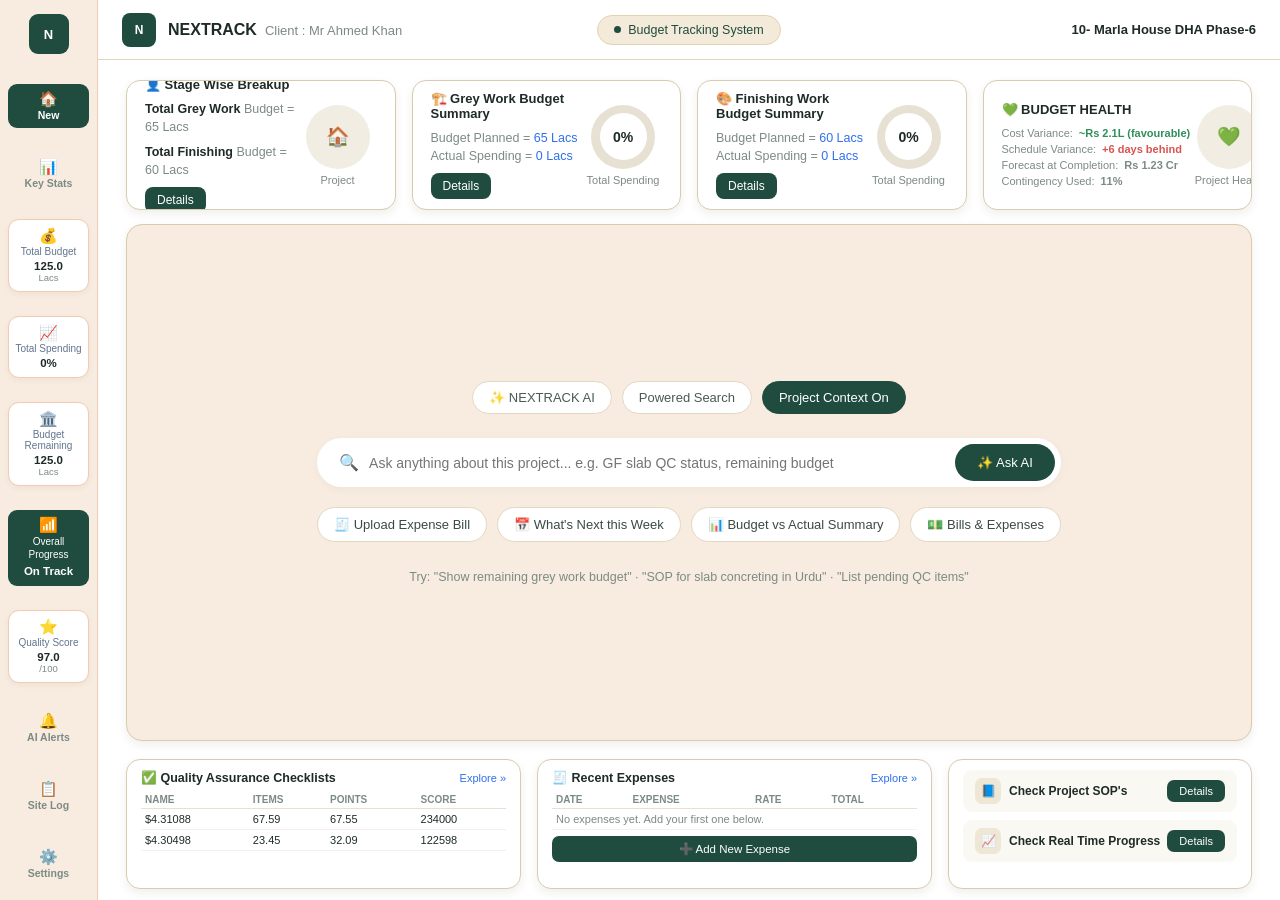
<file: budget-tracking-system.html>
<!DOCTYPE html>
<html lang="en">
<head>
<meta charset="UTF-8">
<meta name="viewport" content="width=device-width, initial-scale=1.0">
<title>NEXTRACK - Project Monitoring & Control System</title>
<style>
  :root{
    --bg: #efe9de;
    --card-bg: #ffffff;
    --sidebar-bg: #ffffff;
    --dark-green: #1f4c3f;
    --dark-green-2: #29584a;
    --text-dark: #1e2b26;
    --text-muted: #7c8a85;
    --text-blue: #2f6fed;
    --border: #e7e1d4;
    --orange: #e07a3f;
    --red: #d9534f;
    --panel-bg: #f7ecdf;
  }
  *{box-sizing:border-box;}
  body{
    margin:0;
    font-family: 'Segoe UI', Arial, sans-serif;
    background: #ffffff;
    color: var(--text-dark);
  }
  .app{
    display:flex;
    height:100vh;
  }

  /* Sidebar */
  .sidebar{
    width:98px;
    flex-shrink:0;
    background:#f7ecdf;
    border-right:1px solid #f1cbb5;
    display:flex;
    flex-direction:column;
    align-items:center;
    justify-content:space-between;
    padding:14px 8px;
    gap:5px;
    overflow-y:hidden;
  }
  .sidebar-logo{
    width:40px;height:40px;
    background:var(--dark-green);
    color:#fff;
    border-radius:9px;
    display:flex;align-items:center;justify-content:center;
    font-weight:700;
    font-size:13px;
    margin-bottom:6px;
  }
  .nav-item{
    width:100%;
    display:flex;
    flex-direction:column;
    align-items:center;
    gap:3px;
    padding:7px 4px;
    border-radius:9px;
    text-align:center;
    font-size:10px;
    color:var(--text-muted);
    cursor:pointer;
    transition:.15s;
  }
  .nav-item .icon{font-size:15px;line-height:1;}
  .nav-item.active{
    background:var(--dark-green);
    color:#fff;
  }
  .nav-item:not(.active):not(.stat):hover{
    background:#f1e4cf;
  }
  .nav-item strong{font-size:10.5px;}
  .nav-value{font-weight:700;font-size:11.5px;color:var(--text-dark);}
  .nav-item.active .nav-value{color:#fff;}
  .nav-item.stat{
    background:#ffffff;
    border:1px solid #f1cbb5;
    border-radius:11px;
    padding:8px 6px;
    color:#62748e;
    box-shadow:0 2px 6px rgba(60,45,10,0.05);
  }
  .nav-value-unit{
    display:block;
    font-weight:400;
    font-size:9.5px;
    color:var(--text-muted);
    margin-top:0px;
  }


  /* Main - 4-row skeleton: Topbar (fixed) / Summary Cards (fixed) / AI Panel (flexible) / Bottom Grid (fixed) */
  .main{
    flex:1;
    min-width:0;
    display:flex;
    flex-direction:column;
    height:100vh;
    overflow:hidden;
    padding:0 28px 11px 28px;
  }

  /* Header - now a proper white header-bar container */
  .topbar{
    display:grid;
    grid-template-columns: 1fr auto 1fr;
    align-items:center;
    gap:12px;
    background:#ffffff;
    border-bottom:1px solid #e3d6b8;
    border-radius:0;
    flex:0 0 60px;
    height:60px;
    padding:0 24px;
    margin:0 -28px 20px -28px;
  }
  .topbar-left{
    display:flex;
    align-items:center;
    gap:12px;
    justify-self:start;
  }
  .topbar-logo{
    width:34px;height:34px;
    background:var(--dark-green);
    color:#fff;
    border-radius:8px;
    display:flex;align-items:center;justify-content:center;
    font-weight:700;
    font-size:12px;
    flex-shrink:0;
  }
  .topbar-title-wrap{
    display:flex;
    align-items:baseline;
    gap:8px;
    white-space:nowrap;
  }
  .topbar-title{font-weight:700;font-size:16px;color:var(--text-dark);}
  .topbar-client{color:var(--text-muted);font-size:13px;}
  .badge{
    background:#f3ead9;
    border:1px solid #e2d3b0;
    border-radius:20px;
    padding:7px 16px;
    font-size:12.5px;
    font-weight:500;
    color:var(--dark-green);
    display:flex;
    align-items:center;
    gap:7px;
    white-space:nowrap;
    justify-self:center;
  }
  .badge .dot{
    width:7px;height:7px;border-radius:50%;background:var(--dark-green);
    flex-shrink:0;
  }
  .topbar-right{
    font-size:13px;
    color:var(--text-dark);
    font-weight:600;
    white-space:nowrap;
    justify-self:end;
  }

  @media (max-width: 760px){
    .topbar{grid-template-columns:1fr;justify-items:start;}
    .badge{justify-self:start;}
    .topbar-right{justify-self:start;}
  }

  /* Summary cards */
  .summary-row{
    display:grid;
    grid-template-columns: repeat(4, 1fr);
    grid-template-rows: 1fr;
    gap:16px;
    flex:0 0 130px;
    height:130px;
    margin-bottom:14px;
  }
  .card{
    background:var(--card-bg);
    border:1px solid #d8cbaf;
    border-radius:14px;
    padding:12px 18px;
    display:flex;
    justify-content:space-between;
    align-items:center;
    height:100%;
    overflow:hidden;
    box-shadow:0 4px 10px rgba(60,45,10,0.08);
  }
  .card h3{
    margin:0 0 8px 0;
    font-size:13px;
    display:flex;
    align-items:center;
    gap:8px;
    color:var(--text-dark);
  }
  .card .stack{
    font-size:12.5px;
    color:var(--text-muted);
    line-height:1.45;
  }
  .card .stack b{
    display:inline;
    color:var(--text-dark);
    font-weight:600;
    font-size:12.5px;
  }
  .card .stack .val{color:var(--text-blue);}
  .btn-details{
    margin-top:8px;
    background:var(--dark-green);
    color:#fff;
    border:none;
    padding:6px 12px;
    border-radius:8px;
    font-size:12px;
    cursor:pointer;
  }
  .btn-details:hover{background:var(--dark-green-2);}

  .ring-wrap{
    display:flex;
    flex-direction:column;
    align-items:center;
    gap:5px;
    min-width:78px;
  }
  .ring{
    width:64px;height:64px;
    border-radius:50%;
    display:flex;align-items:center;justify-content:center;
    font-weight:700;
    font-size:15px;
  }
  .ring-label{font-size:11px;color:var(--text-muted);text-align:center;}

  .health-card .health-rows{
    font-size:11px;
  }
  .health-rows .row{
    display:block;
    padding:2px 0;
    color:var(--text-muted);
    white-space:nowrap;
  }
  .health-rows .row .label{
    color:var(--text-muted);
  }
  .health-rows .row span:last-child{
    font-weight:600;
    margin-left:6px;
  }
  .green-text{color:#2f8f5b;}
  .red-text{color:var(--red);}

  /* AI panel */
  .ai-panel{
    background:var(--panel-bg);
    border:1px solid #d8cbaf;
    border-radius:16px;
    flex:1 1 auto;
    min-height:0;
    display:flex;
    align-items:center;
    justify-content:center;
    padding:24px;
    text-align:center;
    margin-bottom:18px;
    overflow:auto;
    box-shadow:0 4px 10px rgba(60,45,10,0.08);
  }
  .ai-panel-inner{
    max-width:820px;
    margin:0 auto;
  }
  .ai-tabs{
    display:flex;
    justify-content:center;
    gap:10px;
    margin-bottom:24px;
    flex-wrap:wrap;
  }
  .ai-tab{
    background:#fff;
    border:1px solid #e2d8c2;
    border-radius:20px;
    padding:8px 16px;
    font-size:13px;
    color:#4a5a54;
    cursor:pointer;
    white-space:nowrap;
  }
  .ai-tab.active{
    background:var(--dark-green);
    color:#fff;
    border-color:var(--dark-green);
  }
  .ai-search{
    width:100%;
    margin:0 auto 20px auto;
    background:#fff;
    border-radius:30px;
    padding:6px 6px 6px 22px;
    display:flex;
    align-items:center;
    gap:10px;
    box-shadow:0 2px 8px rgba(0,0,0,0.04);
  }
  .ai-search input{
    flex:1;
    min-width:0;
    border:none;
    outline:none;
    font-size:14px;
    padding:10px 0;
    background:transparent;
  }
  .ai-search button{
    background:var(--dark-green);
    color:#fff;
    border:none;
    border-radius:24px;
    padding:11px 22px;
    font-size:13px;
    cursor:pointer;
    white-space:nowrap;
    flex-shrink:0;
  }
  .quick-actions{
    display:flex;
    justify-content:center;
    gap:10px;
    flex-wrap:wrap;
    margin-bottom:28px;
  }
  .quick-actions button{
    background:#fff;
    border:1px solid #e2d8c2;
    border-radius:20px;
    padding:9px 16px;
    font-size:13px;
    cursor:pointer;
    color:#3a4a44;
    white-space:nowrap;
  }
  .feature-grid{
    display:grid;
    grid-template-columns:repeat(4, minmax(0,1fr));
    gap:16px;
    margin:0 0 18px 0;
  }
  .feature-card{
    background:#fff;
    border-radius:12px;
    padding:16px;
    text-align:left;
    cursor:pointer;
    transition:.15s;
    min-width:0;
  }
  .feature-card:hover{transform:translateY(-2px);box-shadow:0 4px 12px rgba(0,0,0,0.06);}
  .feature-card .ficon{
    width:34px;height:34px;
    border-radius:8px;
    background:#f1ede2;
    display:flex;align-items:center;justify-content:center;
    margin-bottom:10px;
    font-size:16px;
  }
  .feature-card h4{margin:0 0 4px 0;font-size:13.5px;white-space:nowrap;overflow:hidden;text-overflow:ellipsis;}
  .feature-card p{margin:0;font-size:11.5px;color:var(--text-muted);white-space:nowrap;overflow:hidden;text-overflow:ellipsis;}
  .ai-hint{font-size:12.5px;color:#7c8a85;}

  @media (max-width: 760px){
    .feature-grid{grid-template-columns:repeat(2,minmax(0,1fr));}
  }

  /* Bottom grid */
  .bottom-grid{
    display:grid;
    grid-template-columns: 1.3fr 1.3fr 1fr;
    grid-template-rows: 1fr;
    gap:16px;
    flex:0 0 130px;
    height:130px;
  }
  .panel{
    background:#fff;
    border:1px solid #d8cbaf;
    border-radius:14px;
    padding:10px 14px;
    height:100%;
    overflow:hidden;
    box-shadow:0 4px 10px rgba(60,45,10,0.08);
  }
  .panel-head{
    display:flex;
    justify-content:space-between;
    align-items:center;
    margin-bottom:6px;
    font-size:12.5px;
    font-weight:600;
  }
  .panel-head .link{color:var(--text-blue);font-size:11px;font-weight:400;cursor:pointer;}
  table{
    width:100%;
    border-collapse:collapse;
    font-size:11px;
  }
  th{
    text-align:left;
    color:var(--text-muted);
    font-weight:600;
    padding:3px 4px;
    border-bottom:1px solid var(--border);
    font-size:10px;
  }
  td{
    padding:4px 4px;
    border-bottom:1px solid #f4f1ea;
  }
  .btn-add{
    width:100%;
    background:var(--dark-green);
    color:#fff;
    border:none;
    border-radius:7px;
    padding:6px;
    font-size:11.5px;
    cursor:pointer;
    margin-top:6px;
    display:flex;align-items:center;justify-content:center;gap:6px;
  }
  .btn-add:hover{background:var(--dark-green-2);}

  .link-list{display:flex;flex-direction:column;gap:8px;}
  .link-row{
    display:flex;
    align-items:center;
    justify-content:space-between;
    background:#faf8f3;
    border-radius:9px;
    padding:8px 12px;
  }
  .link-row .left{display:flex;align-items:center;gap:8px;font-size:12px;font-weight:600;}
  .link-row .left .ico{
    width:26px;height:26px;
    background:#eee7d6;
    border-radius:7px;
    display:flex;align-items:center;justify-content:center;
    font-size:12px;
  }
  .link-row button{
    background:var(--dark-green);
    color:#fff;
    border:none;
    padding:5px 12px;
    border-radius:7px;
    font-size:11px;
    cursor:pointer;
  }

  @media (max-width: 1000px){
    .summary-row{grid-template-columns:repeat(2,1fr); grid-template-rows:auto; height:auto; flex:0 0 auto;}
    .card{height:auto;}
    .feature-grid{grid-template-columns:repeat(2,1fr);}
    .bottom-grid{grid-template-columns:1fr; grid-template-rows:auto; height:auto; flex:0 0 auto;}
    .panel{height:auto;}
    .main{height:auto; overflow:visible;}
    .app{height:auto; min-height:100vh;}
  }

  /* ===================== Activity-wise budget (opens inside this page) ===================== */
  .ab-view{
    flex:1 1 auto; min-height:0; overflow:auto; margin-bottom:18px;
    background:var(--panel-bg); border:1px solid #d8cbaf; border-radius:16px; padding:18px 20px;
    box-shadow:0 4px 10px rgba(60,45,10,0.08);
  }
  .ab-view[hidden], .ab-ov[hidden]{display:none !important;}
  .ab-head{display:flex;flex-wrap:wrap;align-items:center;gap:12px 16px;margin-bottom:14px;}
  .ab-back{background:#fff;border:1.5px solid var(--dark-green);color:var(--dark-green);font-weight:700;font-size:12.5px;padding:7px 14px;border-radius:20px;cursor:pointer;}
  .ab-back:hover{background:#eef6f2;}
  .ab-head h2{margin:0;font-size:19px;color:var(--text-dark);}
  .ab-head p{margin:2px 0 0;font-size:12.5px;color:var(--text-muted);}
  .ab-tabs{margin-left:auto;display:inline-flex;background:#fff;border:1px solid #e2d8c2;border-radius:10px;padding:3px;}
  .ab-tabs button{border:0;background:none;padding:7px 14px;border-radius:8px;font-size:12.5px;font-weight:700;color:var(--text-muted);cursor:pointer;}
  .ab-tabs button.on{background:var(--dark-green);color:#fff;}

  .ab-kpis{display:grid;grid-template-columns:repeat(5,minmax(0,1fr));gap:12px;margin-bottom:12px;}
  .ab-kpi{background:#fff;border:1px solid #e2d8c2;border-radius:12px;padding:10px 14px;min-width:0;}
  .ab-kpi small{display:block;font-size:10.5px;color:var(--text-muted);text-transform:uppercase;letter-spacing:.4px;margin-bottom:4px;}
  .ab-kpi b{font-size:17px;color:var(--dark-green);font-variant-numeric:tabular-nums;white-space:nowrap;}
  .ab-kpi b.bad{color:var(--red);}
  .ab-kpi .ab-sub{font-size:11.5px;color:var(--text-muted);margin-top:2px;}
  .ab-kpi input{width:100%;font-size:15px;font-weight:700;color:var(--dark-green);border:1.5px solid #e2d8c2;border-radius:8px;padding:4px 8px;background:#fdfbf8;font-family:inherit;}
  .ab-kpi input:focus{outline:none;border-color:var(--dark-green);}

  .ab-toolbar{display:flex;flex-wrap:wrap;gap:8px;align-items:center;margin-bottom:8px;}
  .ab-toolbar input[type=search]{flex:1;min-width:180px;max-width:320px;border:1.5px solid #e2d8c2;border-radius:9px;padding:8px 12px;font-size:13px;background:#fff;font-family:inherit;}
  .ab-toolbar input:focus{outline:none;border-color:var(--dark-green);}
  .ab-sp{flex:1;}
  .ab-btn{display:inline-flex;align-items:center;gap:5px;border:1.5px solid var(--dark-green);background:var(--dark-green);color:#fff;font-weight:700;font-size:12.5px;padding:7px 14px;border-radius:9px;cursor:pointer;white-space:nowrap;font-family:inherit;}
  .ab-btn:hover{background:var(--dark-green-2);}
  .ab-btn.ghost{background:#fff;color:var(--dark-green);}
  .ab-btn.ghost:hover{background:#eef6f2;}
  .ab-btn.sm{padding:5px 10px;font-size:11.5px;border-radius:7px;}
  .ab-note{font-size:11.5px;color:var(--text-muted);font-style:italic;margin:0 0 10px;}

  .ab-table{background:#fff;border:1px solid #e2d8c2;border-radius:12px;overflow:hidden;}
  .ab-row{display:grid;grid-template-columns:40px minmax(190px,2.2fr) 1.1fr 1.1fr 1.1fr 1.3fr 110px 170px;align-items:center;border-bottom:1px solid #f3ece1;}
  .ab-row > div{padding:9px 8px;font-size:13px;font-variant-numeric:tabular-nums;min-width:0;}
  .ab-row.hd{background:var(--dark-green);color:#fff;border-bottom:0;position:sticky;top:-18px;z-index:2;}
  .ab-row.hd > div{font-size:10.5px;font-weight:700;text-transform:uppercase;letter-spacing:.4px;}
  .ab-c{text-align:center;} .ab-r{text-align:right;}
  .ab-row.act:hover{background:#fcf8f2;}
  .ab-nm b{display:block;font-size:13.5px;}
  .ab-nm small{color:var(--text-muted);font-size:11.5px;}
  .ab-bud input{width:100%;text-align:right;border:1.5px solid transparent;border-radius:7px;padding:5px 7px;font-size:13px;font-weight:600;background:#fdfbf8;font-variant-numeric:tabular-nums;font-family:inherit;}
  .ab-bud input:hover{border-color:#e2d8c2;}
  .ab-bud input:focus{outline:none;border-color:var(--dark-green);background:#fff;}
  .ab-spent{font-weight:700;}
  .ab-neg{color:var(--red);font-weight:700;}
  .ab-pbar{height:7px;background:#efe7da;border-radius:5px;overflow:hidden;}
  .ab-pbar i{display:block;height:100%;border-radius:5px;background:var(--dark-green);}
  .ab-pbar i.warn{background:#e0a100;} .ab-pbar i.bad{background:var(--red);}
  .ab-pct{font-size:11px;color:var(--text-muted);margin-top:3px;}
  .ab-st{display:inline-block;font-size:10.5px;font-weight:700;padding:3px 9px;border-radius:11px;white-space:nowrap;}
  .ab-st.none{background:#efeae1;color:#6b6b6b;} .ab-st.ok{background:#dcf3e3;color:#1e7b3c;} .ab-st.warn{background:#fff1c7;color:#9c5700;} .ab-st.bad{background:#fde0e3;color:#b42318;}
  .ab-acts{display:flex;gap:5px;justify-content:flex-end;}
  .ab-row.foot{background:#f6f1e8;font-weight:700;border-bottom:0;}

  .ab-exp{display:none;background:#fbf7f1;border-bottom:1px solid #f3ece1;padding:4px 14px 14px 48px;}
  .ab-exp.open{display:block;}
  .ab-exp table{width:100%;border-collapse:collapse;font-size:12px;background:#fff;border:1px solid #efe7da;border-radius:9px;overflow:hidden;}
  .ab-exp th{background:#f3ece1;text-align:left;font-size:10px;text-transform:uppercase;letter-spacing:.3px;color:#5b5145;padding:7px 8px;border-bottom:0;}
  .ab-exp td{padding:7px 8px;border-top:1px solid #f3ece1;border-bottom:0;vertical-align:top;}
  .ab-exp .ab-r{text-align:right;}
  .ab-empty{padding:12px;color:var(--text-muted);font-size:12.5px;background:#fff;border:1px dashed #e3dacb;border-radius:9px;}
  .ab-cat{display:inline-block;font-size:10.5px;font-weight:700;padding:2px 7px;border-radius:9px;background:#e8f5f1;color:var(--dark-green);}
  .ab-link{border:0;background:none;color:var(--dark-green);font-weight:700;font-size:11.5px;cursor:pointer;padding:2px 4px;font-family:inherit;}
  .ab-link.del{color:var(--red);}
  .ab-expsum{display:flex;flex-wrap:wrap;gap:10px;justify-content:space-between;align-items:center;margin:6px 0 8px;font-size:12px;color:var(--text-muted);}
  .ab-expsum b{color:var(--text-dark);}

  /* expense form */
  .ab-ov{position:fixed;inset:0;background:rgba(20,30,28,.5);z-index:500;display:flex;align-items:center;justify-content:center;padding:16px;}
  .ab-modal{background:#fff;border-radius:16px;width:100%;max-width:600px;max-height:92vh;overflow:auto;padding:22px 24px;box-shadow:0 24px 60px rgba(0,0,0,.3);}
  .ab-modal h2{font-size:18px;margin:0 0 3px;}
  .ab-modal .ab-ms{font-size:12.5px;color:var(--text-muted);margin:0 0 16px;}
  .ab-close{float:right;border:0;background:none;font-size:24px;line-height:1;color:#999;cursor:pointer;}
  .ab-form{display:grid;grid-template-columns:1fr 1fr;gap:12px;}
  .ab-f label{display:block;font-size:12px;font-weight:600;color:var(--dark-green);margin-bottom:4px;}
  .ab-f input, .ab-f select{width:100%;border:1.5px solid #e3dacb;border-radius:9px;padding:9px 11px;font-size:13.5px;background:#fdfbf8;color:var(--text-dark);font-family:inherit;}
  .ab-f input:focus, .ab-f select:focus{outline:none;border-color:var(--dark-green);background:#fff;}
  .ab-f.full{grid-column:1/-1;}
  .ab-f .ab-hint{font-size:11px;color:#9a9a9a;margin-top:3px;}
  .ab-three{display:grid;grid-template-columns:1fr 1fr 1fr;gap:8px;}
  .ab-err{color:var(--red);font-size:12.5px;min-height:1px;margin-top:8px;}
  .ab-mact{display:flex;gap:8px;justify-content:flex-end;margin-top:14px;}

  @media (max-width: 1250px){
    .ab-row{grid-template-columns:34px minmax(150px,2fr) 1fr 1fr 1fr 1.1fr 100px 160px;}
    .ab-kpis{grid-template-columns:repeat(3,minmax(0,1fr));}
  }
  @media (max-width: 1000px){
    .ab-view{overflow:visible;}
    .ab-kpis{grid-template-columns:repeat(2,minmax(0,1fr));}
    .ab-row.hd{display:none;}
    .ab-row.act, .ab-row.foot{grid-template-columns:1fr 1fr;padding:8px 4px;}
    .ab-row .ab-sr{display:none;}
    .ab-row .ab-nm{grid-column:1/-1;}
    .ab-lbl::before{content:attr(data-l);display:block;font-size:10.5px;color:var(--text-muted);text-transform:uppercase;letter-spacing:.3px;margin-bottom:2px;font-weight:600;}
    .ab-row .ab-r{text-align:left;}
    .ab-bud input{text-align:left;}
    .ab-row .ab-acts{grid-column:1/-1;justify-content:flex-start;}
    .ab-row .ab-stc{text-align:left;}
    .ab-exp{padding:4px 8px 12px;overflow-x:auto;}
    .ab-exp table{min-width:600px;}
    .ab-form{grid-template-columns:1fr;}
    .ab-tabs{margin-left:0;}
  }

  .ai-panel[hidden], .bottom-grid[hidden]{display:none !important;}

  /* phones */
  @media (max-width: 600px){
    .sidebar{width:74px;padding:10px 4px;}
    .main{padding:0 12px 11px 12px;}
    .topbar{height:auto;flex:0 0 auto;padding:10px 12px;margin:0 -12px 14px -12px;gap:6px;}
    .topbar-title-wrap{white-space:normal;flex-wrap:wrap;gap:2px 8px;}
    .summary-row{grid-template-columns:1fr;}
    .ab-view{padding:14px 10px;}
    .ab-kpis{grid-template-columns:1fr 1fr;gap:8px;}
    .ab-kpi b{font-size:15px;}
    .ab-toolbar input[type=search]{max-width:none;}
  }

  /* ================= RESPONSIVE (mobile polish, added) ================= */
  html{-webkit-text-size-adjust:100%;}
  body{overflow-x:hidden;}
  .topbar-logo{cursor:pointer;}

  @media (max-width: 1100px){
    .app{height:auto; min-height:100vh;}
    .main{height:auto; overflow:visible;}
    .summary-row{grid-template-columns:repeat(2,1fr); grid-template-rows:auto; height:auto; flex:0 0 auto;}
    .card{height:auto; min-height:120px;}
    .ai-panel{flex:0 0 auto; margin-bottom:16px;}
    .bottom-grid{grid-template-columns:1fr 1fr; grid-template-rows:auto; height:auto; flex:0 0 auto;}
    .bottom-grid .panel:last-child{grid-column:1 / -1;}
    .panel{height:auto; overflow-x:auto;}
    .ab-view{flex:0 0 auto;}
  }

  @media (max-width: 860px){
    /* sidebar -> horizontal key-stats strip under the top bar */
    .app{display:flex; flex-direction:column;}
    .sidebar{
      width:100%; flex-direction:row; justify-content:flex-start; align-items:stretch;
      border-right:none; border-bottom:1px solid #f1cbb5; padding:8px 10px; gap:8px;
      overflow-x:auto; overflow-y:hidden; -webkit-overflow-scrolling:touch; scrollbar-width:none; order:2;
    }
    .sidebar::-webkit-scrollbar{display:none;}
    .sidebar-logo{display:none;}
    .nav-item{flex:0 0 auto; width:auto; min-width:78px; padding:6px 10px; white-space:nowrap;}
    .nav-item.stat{min-width:92px;}
    .main{order:1; padding:0 14px 14px 14px;}
    .topbar{grid-template-columns:1fr; justify-items:start; gap:6px; height:auto; flex:0 0 auto; padding:10px 14px; margin:0 -14px 14px -14px;}
    .topbar-title-wrap{flex-wrap:wrap; row-gap:0; white-space:normal;}
    .badge{justify-self:start; font-size:12px; padding:5px 12px;}
    .topbar-right{justify-self:start; font-size:12.5px; white-space:normal;}
  }

  @media (max-width: 860px){ body.ab-open .summary-row{display:none;} }

  @media (max-width: 600px){
    .main{padding:0 12px 14px 12px;}
    .topbar{margin:0 -12px 14px -12px; padding:10px 12px;}
    .summary-row{grid-template-columns:1fr; gap:12px;}
    .card{padding:12px 14px;}
    .card h3{font-size:13.5px;}
    .health-rows .row{white-space:normal;}
    .btn-details{padding:8px 14px; font-size:12.5px;}
    .ai-panel{padding:16px 12px;}
    .ai-tabs{gap:6px; margin-bottom:16px;}
    .ai-tab{font-size:12px; padding:7px 12px;}
    .ai-search{padding:4px 4px 4px 14px; gap:6px; margin-bottom:14px;}
    .ai-search input{font-size:16px; padding:9px 0;}
    .ai-search button{padding:10px 14px; font-size:12.5px;}
    .quick-actions{display:grid; grid-template-columns:1fr 1fr; gap:8px; margin-bottom:16px;}
    .quick-actions button{white-space:normal; padding:10px 8px; font-size:12.5px; line-height:1.3;}
    .ai-hint{font-size:11.5px; line-height:1.5;}
    .bottom-grid{grid-template-columns:1fr; gap:12px;}
    .panel{padding:12px;}
    table{font-size:12px;}
    th{font-size:10.5px;}
    td,th{padding:6px 4px;}
    .btn-add{padding:11px; font-size:13px;}
    .link-row button{padding:8px 14px;}

    /* ---- activity-wise budget view ---- */
    .ab-view{padding:14px 10px; border-radius:14px;}
    .ab-head{gap:10px;}
    .ab-head > div:not(.ab-tabs){flex:1 1 100%; order:2;}
    .ab-back{order:1; padding:8px 14px; font-size:13px;}
    .ab-tabs{order:3; width:100%; margin-left:0;}
    .ab-tabs button{flex:1; padding:10px 8px; font-size:13px;}
    .ab-head h2{font-size:18px;}
    .ab-kpis{grid-template-columns:1fr 1fr; gap:8px;}
    .ab-kpi:first-child{grid-column:1 / -1;}
    .ab-kpi input{font-size:16px; padding:8px 10px;}
    .ab-kpi b{font-size:15px;}
    .ab-toolbar{display:grid; grid-template-columns:1fr 1fr; gap:8px;}
    .ab-toolbar input[type=search]{grid-column:1 / -1; max-width:none; min-width:0; font-size:16px; padding:11px 12px;}
    .ab-sp{display:none;}
    .ab-toolbar .ab-btn{justify-content:center; padding:11px 10px; font-size:13px;}
    #abAdd{grid-column:1 / -1;}
    .ab-row.act, .ab-row.foot{padding:10px 4px;}
    .ab-bud input{font-size:16px; padding:8px;}
    .ab-btn.sm{padding:8px 12px; font-size:12.5px;}
    .ab-note{font-size:11.5px;}

    /* expense form opens as a bottom sheet */
    .ab-ov{align-items:flex-end; padding:0;}
    .ab-modal{max-width:none; border-radius:18px 18px 0 0; max-height:94vh; padding:18px 16px 22px;}
    .ab-f input, .ab-f select{font-size:16px; padding:11px;}
    .ab-mact{position:sticky; bottom:-22px; background:#fff; padding:10px 0 4px; margin-top:12px;}
    .ab-mact .ab-btn{flex:1; justify-content:center; padding:12px;}
  }

  /* ================= PHONE PATTERN: clean screen, search bar + 4 buttons at the bottom ================= */
  .m-only{display:none;}
  .bg-deco{position:fixed; inset:0; z-index:0; pointer-events:none; overflow:hidden;}
  .bg-deco::before{content:""; position:absolute; inset:0; background-image:radial-gradient(rgba(13,92,77,.13) 1px, transparent 1.4px); background-size:26px 26px;
    -webkit-mask-image:radial-gradient(ellipse 70% 60% at 50% 45%, transparent 35%, #000 85%); mask-image:radial-gradient(ellipse 70% 60% at 50% 45%, transparent 35%, #000 85%);}
  .bg-blob{position:absolute; border-radius:50%; filter:blur(50px); opacity:.55;}
  .bg-blob.b1{width:460px;height:460px;background:#CFE7DE;top:-140px;left:-120px;}
  .bg-blob.b2{width:520px;height:520px;background:#F1D9B5;bottom:-200px;right:-160px;opacity:.6;}
  .bg-blob.b3{width:300px;height:300px;background:#D9EDE6;top:38%;right:6%;opacity:.45;}
  .bg-city{position:absolute; left:0; right:0; bottom:0; width:100%; height:160px;}

  @media (max-width: 700px){
    body{background:#F7ECDF;}
    .bg-deco.m-only{display:block;}
    body.ab-open .bg-deco{display:none;}
    .app{position:relative; z-index:1; height:100vh; height:100dvh; min-height:0;}
    .sidebar{display:none;}
    .main{height:100vh; height:100dvh; overflow:hidden; padding:0 16px calc(14px + env(safe-area-inset-bottom));}
    body.ab-open .main{height:auto; overflow:visible; padding:0 12px 14px;}
    body.ab-open .app{height:auto; min-height:100vh;}

    /* slim transparent top bar */
    body:not(.ab-open) .topbar{background:transparent; border-bottom:0; padding:12px 16px 0; margin:0 -16px; height:auto; flex:0 0 auto; display:flex; gap:10px;}
    body:not(.ab-open) .topbar .badge, body:not(.ab-open) .topbar-right, body:not(.ab-open) .topbar-client{display:none;}
    body:not(.ab-open) .summary-row, body:not(.ab-open) .bottom-grid{display:none !important;}

    /* the AI panel becomes the whole screen */
    body:not(.ab-open) .ai-panel{background:transparent; border:0; box-shadow:none; padding:0; margin:0; flex:1 1 auto; min-height:0; overflow:visible; display:flex; align-items:stretch; text-align:center;}
    body:not(.ab-open) .ai-panel-inner{max-width:none; width:100%; margin:0; display:flex; flex-direction:column;}
    .m-only{display:revert;}
    .bg-deco.m-only{display:block;}
    body.ab-open .m-only{display:none;}
    .ai-tabs, .quick-actions, .ai-hint{display:none;}

    .m-hero{display:flex; flex-direction:column; align-items:center; margin:auto 0; padding:0 4px;}
    .m-pill{display:inline-flex; align-items:center; gap:8px; background:rgba(255,255,255,.75); border:1px solid #E6DCCD; color:#0D5C4D; font-size:12.5px; font-weight:600; padding:6px 14px; border-radius:20px; margin-bottom:14px; backdrop-filter:blur(6px);}
    .m-pill i{width:8px;height:8px;border-radius:50%;background:#2ECC71;box-shadow:0 0 0 3px rgba(46,204,113,.2);}
    .m-hero h1{margin:0 0 8px; font-size:30px; color:#0D5C4D; letter-spacing:-.3px;}
    .m-hero p{margin:0 0 18px; font-size:14px; color:#6B6B6B; line-height:1.45; max-width:300px;}
    .m-glance{display:grid; grid-template-columns:repeat(3,1fr); gap:8px; width:100%; max-width:340px;}
    .m-glance div{background:rgba(255,255,255,.8); border:1px solid #EADFD0; border-radius:14px; padding:10px 4px;}
    .m-glance small{display:block; font-size:10.5px; color:#8A7F70; text-transform:uppercase; letter-spacing:.4px; margin-bottom:3px;}
    .m-glance b{font-size:14px; color:#0D5C4D; white-space:nowrap;}

    body:not(.ab-open) .ai-search{background:#fff; border:1.5px solid #0D5C4D; height:54px; padding:5px 6px 5px 16px; margin:0 0 12px; box-shadow:0 4px 18px rgba(13,92,77,.10);}
    body:not(.ab-open) .ai-search button{width:40px; height:40px; padding:0; border-radius:50%; font-size:0; position:relative;}
    body:not(.ab-open) .ai-search button::after{content:"↑"; font-size:18px; position:absolute; inset:0; display:flex; align-items:center; justify-content:center;}

    .m-dock{display:grid; grid-template-columns:repeat(4,1fr); gap:8px; width:100%;}
    .m-dock button, .m-dock a{display:flex; flex-direction:column; align-items:center; gap:6px; padding:12px 2px 10px; background:rgba(255,255,255,.88); border:1px solid #EADFD0; border-radius:16px; color:#0D5C4D; text-decoration:none; font-family:inherit; font-size:11.5px; font-weight:600; line-height:1.2; cursor:pointer; -webkit-tap-highlight-color:transparent;}
    .m-dock span{white-space:nowrap;}
    .m-dock button:active, .m-dock a:active{background:#E8F5F1; border-color:#0D5C4D;}
    .bg-city{height:150px; bottom:calc(150px + env(safe-area-inset-bottom)); opacity:1;}
  }
  @media (max-width: 700px) and (max-height: 660px){ .bg-city{height:100px; bottom:140px;} .m-hero p{display:none;} }

  /* ================= PHONE HEADER (same as the other pages) + menu drawer ================= */
  .menu-btn, .nx-side, .acct-btn { display:none; }
  .topbar-title b { font-weight:700; } .topbar-title em { font-style:normal; } .topbar-title small { display:none; }
  @media (max-width: 700px){
    .menu-btn{display:flex; position:fixed; top:12px; left:8px; z-index:300; flex-direction:column; gap:5px; padding:11px 10px; background:transparent; border:0; border-radius:10px; cursor:pointer;}
    .menu-btn span{display:block; width:22px; height:2px; background:#2b2b2b; border-radius:2px; transition:all .3s ease;}
    .menu-btn.open span{background:#fff;}
    .nx-side{display:flex; flex-direction:column; justify-content:space-between; align-items:center; position:fixed; left:-76px; top:0; width:70px; height:100vh; height:100dvh; overflow-y:auto; background:#0D5C4D; padding:20px 0 10px; z-index:250; transition:left .3s ease;}
    .nx-side.open{left:0;}
    .nx-top, .nx-bottom{display:flex; flex-direction:column; align-items:center; gap:6px;}
    .nx-logo{width:34px; height:34px; border-radius:50%; background:#fff; color:#0D5C4D; font-weight:700; font-style:italic; display:flex; align-items:center; justify-content:center; margin:48px 0 18px; cursor:pointer;}
    .nx-item{width:44px; height:44px; border-radius:10px; border:0; background:transparent; color:rgba(255,255,255,.85); display:flex; align-items:center; justify-content:center; cursor:pointer; text-decoration:none;}
    .nx-item.active{background:rgba(255,255,255,.22); color:#fff;}
    .nx-bottom{margin-bottom:10px;}

    .topbar, body:not(.ab-open) .topbar, body.ab-open .topbar{display:flex; justify-content:space-between; align-items:center; position:sticky; top:0; z-index:200; height:64px; padding:0 16px; margin:0 -16px 12px; background:#fff; border-bottom:0; box-shadow:0 1px 8px rgba(0,0,0,.08); gap:10px;}
    body.ab-open .topbar{margin:0 -12px 14px;}
    body:not(.ab-open) .topbar{background:transparent; box-shadow:none;}
    .topbar .badge, .topbar-right, .topbar-client{display:none !important;}
    .topbar-left{margin-left:44px; gap:10px;}
    .topbar-logo{width:36px; height:36px; border-radius:50%; font-size:15px; font-style:italic;}
    .topbar-title{display:flex; flex-direction:column; line-height:1.1;}
    .topbar-title b{font-size:20px; letter-spacing:-.2px; color:#15233A;}
    .topbar-title em{color:#0D5C4D;}
    .topbar-title small{display:block; font-size:8.5px; font-weight:700; letter-spacing:.5px; text-transform:uppercase; color:#E8652B; margin-top:3px; white-space:nowrap;}
    .acct-btn{display:flex; align-items:center; justify-content:center; width:44px; height:44px; border-radius:10px; background:#0D7A33; color:#fff; flex:none; text-decoration:none; -webkit-tap-highlight-color:transparent;}
  }
</style>
</head>
<body>
<div class="bg-deco m-only" aria-hidden="true">
        <div class="bg-blob b1"></div><div class="bg-blob b2"></div><div class="bg-blob b3"></div>
        <svg class="bg-city" viewBox="0 0 1600 230" preserveAspectRatio="xMidYMax slice" fill="none" stroke="#0D5C4D" stroke-width="1.4" stroke-linecap="round" stroke-linejoin="round">
            <g opacity=".35">
                <!-- ground line -->
                <path d="M0 220 H1600"/>
                <!-- left: finished house -->
                <path d="M60 220 V130 L150 70 L240 130 V220"/><path d="M40 138 L150 62 L260 138"/>
                <rect x="85" y="150" width="34" height="30"/><rect x="180" y="150" width="34" height="30"/><path d="M135 220 V178 H165 V220"/>
                <!-- tree -->
                <path d="M300 220 V180"/><circle cx="300" cy="165" r="22"/>
                <!-- middle-left: two-storey under construction with scaffolding -->
                <path d="M380 220 V90 H560 V220"/><path d="M370 150 H570"/><path d="M370 90 H570"/>
                <path d="M420 220 V90 M470 220 V90 M520 220 V90" stroke-dasharray="4 5"/>
                <path d="M355 220 V70 M380 70 H355 M355 120 H380 M355 170 H380"/><path d="M355 120 L380 170 M380 120 L355 170"/>
                <rect x="400" y="105" width="30" height="30"/><rect x="495" y="105" width="30" height="30"/>
            </g>
            <g opacity=".3">
                <!-- right: crane -->
                <path d="M1320 220 V40"/><path d="M1334 220 V40"/>
                <path d="M1320 60 L1334 80 M1334 80 L1320 100 M1320 100 L1334 120 M1334 120 L1320 140 M1320 140 L1334 160 M1320 160 L1334 180 M1334 180 L1320 200"/>
                <path d="M1180 40 H1540"/><path d="M1180 52 H1540"/><path d="M1327 40 L1327 18 L1200 40 M1327 18 L1540 40"/>
                <path d="M1480 52 V120"/><path d="M1468 120 H1492 V136 H1468 Z"/>
                <rect x="1200" y="52" width="40" height="22"/>
                <!-- right building frame -->
                <path d="M1380 220 V120 H1560 V220"/><path d="M1380 170 H1560"/><path d="M1440 220 V120 M1500 220 V120"/>
                <path d="M1390 120 V104 M1450 120 V104 M1510 120 V104 M1550 120 V104"/>
            </g>
            <g opacity=".22">
                <!-- small homes in the distance -->
                <path d="M700 220 V185 L730 165 L760 185 V220"/><path d="M780 220 V190 L805 172 L830 190 V220"/>
                <path d="M1010 220 V180 L1045 158 L1080 180 V220"/><path d="M1100 220 V192 L1122 176 L1144 192 V220"/>
                <path d="M880 220 V200"/><circle cx="880" cy="190" r="14"/><path d="M960 220 V196"/><circle cx="960" cy="184" r="17"/>
            </g>
        </svg>
    </div>
<button class="menu-btn" id="nxMenuBtn" aria-label="Menu"><span></span><span></span><span></span></button>
<aside class="nx-side" id="nxSide">
  <div class="nx-top">
    <div class="nx-logo" onclick="window.location.href='app.html'">N</div>
    <a class="nx-item" href="app.html" data-tooltip="NEXTRACK Assistant" aria-label="NEXTRACK Assistant"><svg width="20" height="20" viewBox="0 0 24 24" fill="none" stroke="currentColor" stroke-width="2" stroke-linecap="round" stroke-linejoin="round"><path d="M21 15a2 2 0 0 1-2 2H7l-4 4V5a2 2 0 0 1 2-2h14a2 2 0 0 1 2 2z"/></svg></a>
    <a class="nx-item" href="calculate-budget.html" data-tooltip="Calculate Budget" aria-label="Calculate Budget"><svg width="20" height="20" viewBox="0 0 24 24" fill="none" stroke="currentColor" stroke-width="2" stroke-linecap="round" stroke-linejoin="round"><rect x="4" y="2" width="16" height="20" rx="2"/><path d="M8 6h8M8 10h8M8 14h4"/></svg></a>
    <a class="nx-item" href="quality-checklist.html" data-tooltip="Quality Checklists" aria-label="Quality Checklists"><svg width="20" height="20" viewBox="0 0 24 24" fill="none" stroke="currentColor" stroke-width="2" stroke-linecap="round" stroke-linejoin="round"><path d="M9 11l3 3L22 4"/><path d="M21 12v7a2 2 0 0 1-2 2H5a2 2 0 0 1-2-2V5a2 2 0 0 1 2-2h11"/></svg></a>
    <a class="nx-item active" href="budget-tracking-system.html" data-tooltip="Budget Tracking" aria-label="Budget Tracking"><svg width="20" height="20" viewBox="0 0 24 24" fill="none" stroke="currentColor" stroke-width="2" stroke-linecap="round" stroke-linejoin="round"><path d="M3 9l9-7 9 7v11a2 2 0 0 1-2 2H5a2 2 0 0 1-2-2z"/><polyline points="9 22 9 12 15 12 15 22"/></svg></a>
    <a class="nx-item" href="progress-timeline.html" data-tooltip="Project Timeline" aria-label="Project Timeline"><svg width="20" height="20" viewBox="0 0 24 24" fill="none" stroke="currentColor" stroke-width="2" stroke-linecap="round" stroke-linejoin="round"><circle cx="12" cy="12" r="10"/><polyline points="12 6 12 12 16 14"/></svg></a>
  </div>
  <div class="nx-bottom">
    <button type="button" class="nx-item" aria-label="Log out" onclick="try{localStorage.removeItem('nextrack-user')}catch(e){};window.location.href='index.html'"><svg width="20" height="20" viewBox="0 0 24 24" fill="none" stroke="currentColor" stroke-width="2" stroke-linecap="round" stroke-linejoin="round"><path d="M9 21H5a2 2 0 0 1-2-2V5a2 2 0 0 1 2-2h4"/><path d="m16 17 5-5-5-5"/><path d="M21 12H9"/></svg></button>
  </div>
</aside>
<div class="app">

  <!-- Sidebar -->
  <div class="sidebar">
    <div class="sidebar-logo" style="cursor:pointer;" onclick="window.location.href='app.html'" title="Back to NEXTRACK Assistant">N</div>

    <div class="nav-item active">
      <span class="icon">🏠</span>
      <strong>New</strong>
    </div>
    <div class="nav-item">
      <span class="icon">📊</span>
      <strong>Key Stats</strong>
    </div>
    <div class="nav-item stat">
      <span class="icon">💰</span>
      <span>Total Budget</span>
      <span class="nav-value" id="sbTotal">125.0<span class="nav-value-unit">Lacs</span></span>
    </div>
    <div class="nav-item stat">
      <span class="icon">📈</span>
      <span>Total Spending</span>
      <span class="nav-value" id="sbSpent">48%</span>
    </div>
    <div class="nav-item stat">
      <span class="icon">🏛️</span>
      <span>Budget Remaining</span>
      <span class="nav-value" id="sbRemain">65.0<span class="nav-value-unit">Lacs</span></span>
    </div>
    <div class="nav-item active" style="line-height:1.3;">
      <span class="icon">📶</span>
      <span>Overall Progress</span>
      <span class="nav-value">On Track</span>
    </div>
    <div class="nav-item stat">
      <span class="icon">⭐</span>
      <span>Quality Score</span>
      <span class="nav-value">97.0<span class="nav-value-unit">/100</span></span>
    </div>
    <div class="nav-item">
      <span class="icon">🔔</span>
      <strong>AI Alerts</strong>
    </div>
    <div class="nav-item">
      <span class="icon">📋</span>
      <strong>Site Log</strong>
    </div>
    <div class="nav-item">
      <span class="icon">⚙️</span>
      <strong>Settings</strong>
    </div>
  </div>

  <!-- Main -->
  <div class="main">

    <!-- Topbar -->
    <div class="topbar">
      <div class="topbar-left">
        <div class="topbar-logo" onclick="window.location.href='app.html'" title="Back to NEXTRACK Assistant">N</div>
        <div class="topbar-title-wrap">
          <span class="topbar-title"><b>NEX<em>TRACK</em></b><small>Your Home. Our Priority.</small></span>
          <span class="topbar-client">Client : Mr Ahmed Khan</span>
        </div>
      </div>
      <div class="badge"><span class="dot"></span> Budget Tracking System</div>
      <div class="topbar-right">10- Marla House DHA Phase-6</div>
      <a href="app.html" class="acct-btn" aria-label="My Account">
        <svg width="22" height="22" viewBox="0 0 24 24" fill="none" stroke="currentColor" stroke-width="2" stroke-linecap="round" stroke-linejoin="round"><circle cx="12" cy="8" r="4"/><path d="M4 21c0-4 4-6 8-6s8 2 8 6"/></svg>
      </a>
    </div>

    <!-- Summary Cards -->
    <div class="summary-row">

      <div class="card">
        <div>
          <h3>👤 Stage Wise Breakup</h3>
          <div class="stack">
            <span><b>Total Grey Work</b> Budget = <span id="stageGrey">65 Lacs</span></span>
            <span style="display:block;margin-top:6px;"><b>Total Finishing</b> Budget = <span id="stageFin">60 Lacs</span></span>
          </div>
          <button class="btn-details" onclick="showDetails('Stage Wise Breakup')">Details</button>
        </div>
        <div class="ring-wrap">
          <div class="ring" style="background:#f1ede2;font-size:19px;">🏠</div>
          <div class="ring-label">Project</div>
        </div>
      </div>

      <div class="card">
        <div>
          <h3>🏗️ Grey Work Budget Summary</h3>
          <div class="stack">
            Budget Planned = <span class="val" id="greyPlanned">65 Lacs</span><br>
            Actual Spending = <span class="val" id="greySpent">35 Lacs</span>
          </div>
          <button class="btn-details" onclick="showDetails('Grey Work')">Details</button>
        </div>
        <div class="ring-wrap">
          <div class="ring" id="greyRing" style="background:conic-gradient(#1f4c3f 62%, #e7e1d4 0);">
            <div style="background:#fff;width:47px;height:47px;border-radius:50%;display:flex;align-items:center;justify-content:center;font-size:14px;">62%</div>
          </div>
          <div class="ring-label">Total Spending</div>
        </div>
      </div>

      <div class="card">
        <div>
          <h3>🎨 Finishing Work Budget Summary</h3>
          <div class="stack">
            Budget Planned = <span class="val" id="finPlanned">60 Lacs</span><br>
            Actual Spending = <span class="val" id="finSpent">25 Lacs</span>
          </div>
          <button class="btn-details" onclick="showDetails('Finishing Work')">Details</button>
        </div>
        <div class="ring-wrap">
          <div class="ring" id="finishRing" style="background:conic-gradient(#e07a3f 40%, #e7e1d4 0);">
            <div style="background:#fff;width:47px;height:47px;border-radius:50%;display:flex;align-items:center;justify-content:center;font-size:14px;">40%</div>
          </div>
          <div class="ring-label">Total Spending</div>
        </div>
      </div>

      <div class="card health-card">
        <div>
          <h3>💚 BUDGET HEALTH</h3>
          <div class="health-rows">
            <div class="row"><span class="label">Cost Variance:</span><span class="green-text">~Rs 2.1L (favourable)</span></div>
            <div class="row"><span class="label">Schedule Variance:</span><span class="red-text">+6 days behind</span></div>
            <div class="row"><span class="label">Forecast at Completion:</span><span>Rs 1.23 Cr</span></div>
            <div class="row"><span class="label">Contingency Used:</span><span>11%</span></div>
          </div>
        </div>
        <div class="ring-wrap">
          <div class="ring" style="background:#f1ede2;font-size:19px;">💚</div>
          <div class="ring-label">Project Health</div>
        </div>
      </div>

    </div>

    <!-- AI Panel -->
    <div class="ai-panel">
      <div class="ai-panel-inner">
        <div class="m-hero m-only">
          <div class="m-pill"><i></i><span>10-Marla House · DHA Phase-6</span></div>
          <h1>Budget Tracking</h1>
          <p>Track every rupee of your construction, activity by activity</p>
          <div class="m-glance">
            <div><small>Total</small><b id="mgTotal">–</b></div>
            <div><small>Spent</small><b id="mgSpent">–</b></div>
            <div><small>Remaining</small><b id="mgRemain">–</b></div>
          </div>
        </div>
                <div class="ai-tabs">
          <div class="ai-tab">✨ NEXTRACK AI</div>
          <div class="ai-tab">Powered Search</div>
          <div class="ai-tab active">Project Context On</div>
        </div>

        <div class="ai-search">
          <span>🔍</span>
          <input id="aiInput" type="text" placeholder="Ask anything about this project... e.g. GF slab QC status, remaining budget">
          <button onclick="askAI()">✨ Ask AI</button>
        </div>

        <div class="quick-actions">
          <button onclick="addExpense()">🧾 Upload Expense Bill</button>
          <button>📅 What's Next this Week</button>
          <button>📊 Budget vs Actual Summary</button>
          <button onclick="openBudget('grey')">💵 Bills & Expenses</button>
        </div>

        <div class="ai-hint">Try: "Show remaining grey work budget" · "SOP for slab concreting in Urdu" · "List pending QC items"</div>
        <nav class="m-dock m-only" aria-label="Quick actions">
          <button type="button" onclick="openBudget('grey')"><svg width="22" height="22" viewBox="0 0 24 24" fill="none" stroke="currentColor" stroke-width="1.9" stroke-linecap="round" stroke-linejoin="round"><path d="M3 21h18M5 21V10l7-5 7 5v11M9 21v-6h6v6"/></svg><span>Grey Work</span></button>
          <button type="button" onclick="openBudget('finishing')"><svg width="22" height="22" viewBox="0 0 24 24" fill="none" stroke="currentColor" stroke-width="1.9" stroke-linecap="round" stroke-linejoin="round"><path d="M4 4h12a2 2 0 0 1 2 2v3H4zM18 7h2v6h-8v3"/><rect x="10" y="16" width="4" height="5" rx="1"/></svg><span>Finishing</span></button>
          <button type="button" onclick="mAddExpense()"><svg width="22" height="22" viewBox="0 0 24 24" fill="none" stroke="currentColor" stroke-width="1.9" stroke-linecap="round" stroke-linejoin="round"><rect x="4" y="2" width="16" height="20" rx="2"/><path d="M12 8v8M8 12h8"/></svg><span>Add Expense</span></button>
          <a href="progress-timeline.html"><svg width="22" height="22" viewBox="0 0 24 24" fill="none" stroke="currentColor" stroke-width="1.9" stroke-linecap="round" stroke-linejoin="round"><path d="M4 6h10M4 12h16M4 18h7"/></svg><span>Progress</span></a>
        </nav>
      </div>
    </div>


    <!-- Activity-wise Budget (opens here when a Details button is clicked) -->
    <section class="ab-view" id="abView" hidden aria-labelledby="abTitle">
      <div class="ab-head">
        <button class="ab-back" type="button" id="abBack">‹ Back to dashboard</button>
        <div>
          <h2 id="abTitle">Grey Work Budget</h2>
          <p id="abSub">Activity-wise budget and spending</p>
        </div>
        <div class="ab-tabs" role="tablist">
          <button type="button" data-abpart="grey" role="tab">Grey Work</button>
          <button type="button" data-abpart="finishing" role="tab">Finishing Work</button>
        </div>
      </div>

      <div class="ab-kpis">
        <div class="ab-kpi"><small>Budget planned (Rs)</small><input id="abTotal" inputmode="numeric" aria-label="Planned budget"><div class="ab-sub" id="abTotalL"></div></div>
        <div class="ab-kpi"><small>Actual spending</small><b id="abSpent">Rs 0</b><div class="ab-sub" id="abSpentL"></div></div>
        <div class="ab-kpi"><small>Remaining</small><b id="abRem">Rs 0</b><div class="ab-sub" id="abRemL"></div></div>
        <div class="ab-kpi"><small>Over budget</small><b id="abOver">0</b><div class="ab-sub">activities</div></div>
        <div class="ab-kpi"><small>Total spending</small><b id="abPct">0%</b><div class="ab-sub" id="abCount">0 expenses</div></div>
      </div>

      <div class="ab-toolbar">
        <input type="search" id="abSearch" placeholder="Search activity or expense…" aria-label="Search">
        <span class="ab-sp"></span>
        <button class="ab-btn ghost" type="button" id="abSplit">Reset budget split</button>
        <button class="ab-btn ghost" type="button" id="abCsv">Export CSV</button>
        <button class="ab-btn" type="button" id="abAdd">+ Add Expense</button>
      </div>
      <p class="ab-note">Activity budgets start as a typical split of the planned total. Click any budget figure to change it to match your BOQ.</p>

      <div class="ab-table" id="abTable"></div>
    </section>

    <!-- Bottom Grid -->
    <div class="bottom-grid">

      <div class="panel">
        <div class="panel-head">
          <span>✅ Quality Assurance Checklists</span>
          <span class="link" onclick="window.location.href='quality-checklist.html'">Explore &raquo;</span>
        </div>
        <table>
          <thead>
            <tr><th>NAME</th><th>ITEMS</th><th>POINTS</th><th>SCORE</th></tr>
          </thead>
          <tbody id="qaTableBody">
            <tr><td>$4.31088</td><td>67.59</td><td>67.55</td><td>234000</td></tr>
            <tr><td>$4.30498</td><td>23.45</td><td>32.09</td><td>122598</td></tr>
          </tbody>
        </table>
      </div>

      <div class="panel">
        <div class="panel-head">
          <span>🧾 Recent Expenses</span>
          <span class="link" onclick="openBudget('grey')">Explore &raquo;</span>
        </div>
        <table>
          <thead>
            <tr><th>DATE</th><th>EXPENSE</th><th>RATE</th><th>TOTAL</th></tr>
          </thead>
          <tbody id="expenseTableBody">
            <tr><td>Saty 22</td><td>13.0200</td><td>23.25</td><td>13,200</td></tr>
          </tbody>
        </table>
        <button class="btn-add" onclick="addExpense()">➕ Add New Expense</button>
      </div>

      <div class="panel">
        <div class="link-list">
          <div class="link-row">
            <div class="left"><span class="ico">📘</span> Check Project SOP's</div>
            <button onclick="alert('Project SOPs')">Details</button>
          </div>
          <div class="link-row">
            <div class="left"><span class="ico">📈</span> Check Real Time Progress</div>
            <button onclick="window.location.href='progress-timeline.html'">Details</button>
          </div>
        </div>
      </div>

    </div>

  </div>
</div>


<!-- Add / edit expense form -->
<div class="ab-ov" id="abOv" hidden>
  <div class="ab-modal" role="dialog" aria-modal="true" aria-labelledby="abMTitle">
    <button class="ab-close" type="button" id="abMClose" aria-label="Close">×</button>
    <h2 id="abMTitle">Add Expense</h2>
    <p class="ab-ms">Record a bill or payment against an activity.</p>
    <div class="ab-form">
      <div class="ab-f full"><label for="abFAct">Activity</label><select id="abFAct"></select></div>
      <div class="ab-f"><label for="abFDate">Date</label><input type="date" id="abFDate"></div>
      <div class="ab-f"><label for="abFCat">Category</label>
        <select id="abFCat"><option>Material</option><option>Labour</option><option>Equipment / Machinery</option><option>Transport</option><option>Subcontractor</option><option>Other</option></select></div>
      <div class="ab-f full"><label for="abFDesc">Description</label><input id="abFDesc" placeholder="e.g. Grade 60 steel, 12mm bars"></div>
      <div class="ab-f"><label for="abFVendor">Vendor / Supplier</label><input id="abFVendor" placeholder="e.g. Steel dealer name"></div>
      <div class="ab-f"><label for="abFBill">Bill / Receipt No.</label><input id="abFBill" placeholder="Optional"></div>
      <div class="ab-f full"><label>Quantity × Rate</label>
        <div class="ab-three"><input id="abFQty" inputmode="decimal" placeholder="Qty" aria-label="Quantity"><input id="abFUnit" placeholder="Unit (kg, bags…)" aria-label="Unit"><input id="abFRate" inputmode="decimal" placeholder="Rate (Rs)" aria-label="Rate"></div>
        <div class="ab-hint">Optional. Amount is filled in automatically from quantity × rate.</div></div>
      <div class="ab-f"><label for="abFAmt">Amount (Rs)</label><input id="abFAmt" inputmode="numeric" placeholder="0"></div>
      <div class="ab-f"><label for="abFMode">Payment mode</label><select id="abFMode"><option>Cash</option><option>Bank transfer</option><option>Cheque</option><option>Credit (unpaid)</option></select></div>
      <div class="ab-f full"><label for="abFNotes">Notes</label><input id="abFNotes" placeholder="Optional"></div>
    </div>
    <p class="ab-err" id="abMErr"></p>
    <div class="ab-mact">
      <button class="ab-btn ghost" type="button" id="abMCancel">Cancel</button>
      <button class="ab-btn" type="button" id="abMSave">Save expense</button>
    </div>
  </div>
</div>

<script>

  /* ===================== Activity-wise budget & expenses ===================== */
  /* Activities: same numbering as the Quality Checklists and Project Timeline.
     w = default share (%) of the grey / finishing budget. Change budgets on the page to match your BOQ. */
  var AB_ACTS = [
    { n:1,  part:"grey", phase:"Pre-Construction", t:"Site Handover & Mobilization", w:2 },
    { n:2,  part:"grey", phase:"Pre-Construction", t:"Structural & Architectural Drawings", w:3 },
    { n:3,  part:"grey", phase:"Pre-Construction", t:"MEP Drawings", w:1 },
    { n:4,  part:"grey", phase:"Pre-Construction", t:"Finishing Book", w:0.5 },
    { n:5,  part:"grey", phase:"Substructure", t:"Layout & Setting Out", w:0.5 },
    { n:6,  part:"grey", phase:"Substructure", t:"Excavation", w:3 },
    { n:7,  part:"grey", phase:"Substructure", t:"Anti-Termite, Soling & PCC", w:3 },
    { n:8,  part:"grey", phase:"Substructure", t:"Foundation Steel & Shuttering", w:12 },
    { n:9,  part:"grey", phase:"Substructure", t:"Foundation Concreting & Curing", w:8 },
    { n:10, part:"grey", phase:"Substructure", t:"Plinth Beam, DPC & Backfilling", w:5 },
    { n:11, part:"grey", phase:"Superstructure", t:"Columns (Steel, Shuttering & Pour)", w:8 },
    { n:12, part:"grey", phase:"Superstructure", t:"Beam & Slab Shuttering / Reinforcement", w:16 },
    { n:13, part:"grey", phase:"Superstructure", t:"Slab Concreting & Curing", w:10 },
    { n:14, part:"grey", phase:"Superstructure", t:"Brick / Block Masonry", w:12 },
    { n:15, part:"grey", phase:"MEP Rough-In", t:"Electrical Conduiting (Concealed)", w:3 },
    { n:16, part:"grey", phase:"MEP Rough-In", t:"Plumbing & Drainage + Pressure Test", w:4 },
    { n:17, part:"grey", phase:"Plaster & Waterproofing", t:"Waterproofing (Roof & Wet Areas)", w:3 },
    { n:18, part:"grey", phase:"Plaster & Waterproofing", t:"Plaster (Internal & External)", w:6 },
    { n:19, part:"finishing", phase:"Finishing", t:"Flooring & Wall Tiling", w:25 },
    { n:20, part:"finishing", phase:"Finishing", t:"Doors & Windows", w:20 },
    { n:21, part:"finishing", phase:"Finishing", t:"False Ceiling", w:8 },
    { n:22, part:"finishing", phase:"Finishing", t:"Paint & Polish", w:15 },
    { n:23, part:"finishing", phase:"Finishing", t:"Sanitary & Electrical Fixtures", w:20 },
    { n:24, part:"finishing", phase:"Finishing", t:"External Works & Boundary Wall", w:9 },
    { n:25, part:"finishing", phase:"Handover", t:"Final Snagging & Handover", w:3 }
  ];
  var AB_DEFAULT = { grey: 6500000, finishing: 6000000 };   // 65 Lacs / 60 Lacs
  var AB_KEY = "nextrack-activity-budget-v1";
  var ab$ = function (id) { return document.getElementById(id); };

  function abSplit(s, part) {
    var list = AB_ACTS.filter(function (a) { return a.part === part; });
    var sumW = list.reduce(function (m, a) { return m + a.w; }, 0), used = 0;
    list.forEach(function (a, k) {
      var v = k === list.length - 1 ? s.totals[part] - used : Math.round(s.totals[part] * a.w / sumW / 1000) * 1000;
      s.budgets[a.n] = v; used += v;
    });
  }
  var abState = (function () {
    try { var s = JSON.parse(localStorage.getItem(AB_KEY)); if (s && s.budgets && s.expenses) return s; } catch (e) {}
    var s2 = { totals: { grey: AB_DEFAULT.grey, finishing: AB_DEFAULT.finishing }, budgets: {}, expenses: [] };
    abSplit(s2, "grey"); abSplit(s2, "finishing"); return s2;
  })();
  function abSave() { try { localStorage.setItem(AB_KEY, JSON.stringify(abState)); } catch (e) {} }

  var abPart = "grey", abOpen = {}, abEditing = null, abQuery = "";

  function abRs(n) { n = Math.round(n || 0); var neg = n < 0; n = Math.abs(n); return (neg ? "-" : "") + "Rs " + n.toLocaleString("en-IN"); }
  function abLacs(n) { var v = (n || 0) / 100000; return Math.abs(v) >= 100 ? (v / 100).toFixed(2) + " Cr" : (Math.round(v * 100) / 100) + " Lacs"; }
  function abNum(v) { var x = parseFloat(String(v).replace(/[^0-9.\-]/g, "")); return isNaN(x) ? 0 : x; }
  function abEsc(s) { return String(s == null ? "" : s).replace(/[&<>"]/g, function (c) { return { "&": "&amp;", "<": "&lt;", ">": "&gt;", '"': "&quot;" }[c]; }); }
  function abDate(iso) { if (!iso) return "–"; var d = new Date(iso + "T00:00:00"); return isNaN(d) ? iso : d.toLocaleDateString("en-GB", { day: "2-digit", month: "short", year: "2-digit" }); }
  function abActs(part) { return AB_ACTS.filter(function (a) { return a.part === part; }); }
  function abSpentOf(n) { return abState.expenses.reduce(function (m, e) { return e.act === n ? m + e.amount : m; }, 0); }
  function abSpentPart(part) { return abActs(part).reduce(function (m, a) { return m + abSpentOf(a.n); }, 0); }
  function abExpOf(n) { return abState.expenses.filter(function (e) { return e.act === n; }).sort(function (a, b) { return (b.date || "").localeCompare(a.date || ""); }); }
  function abStatus(bud, sp) {
    if (!sp) return { c: "none", t: "Not started" };
    var p = bud ? sp / bud : 2;
    if (p > 1) return { c: "bad", t: "Over budget" };
    if (p >= 0.9) return { c: "warn", t: "Near limit" };
    return { c: "ok", t: "Within budget" };
  }

  /* ---- dashboard cards, rings, sidebar and recent expenses follow the real expenses ---- */
  function setRing(id, pct, color) {
    var r = ab$(id); if (!r) return;
    var p = Math.max(0, Math.min(100, pct));
    r.style.background = "conic-gradient(" + (pct > 100 ? "#d9534f" : color) + " " + p + "%, #e7e1d4 0)";
    r.firstElementChild.textContent = Math.round(pct) + "%";
  }
  function updateDashboard() {
    var gT = abState.totals.grey, fT = abState.totals.finishing, gS = abSpentPart("grey"), fS = abSpentPart("finishing");
    ab$("greyPlanned").textContent = abLacs(gT); ab$("greySpent").textContent = abLacs(gS);
    ab$("finPlanned").textContent = abLacs(fT); ab$("finSpent").textContent = abLacs(fS);
    ab$("stageGrey").textContent = abLacs(gT); ab$("stageFin").textContent = abLacs(fT);
    setRing("greyRing", gT ? gS / gT * 100 : 0, "#1f4c3f");
    setRing("finishRing", fT ? fS / fT * 100 : 0, "#e07a3f");
    var tot = gT + fT, sp = gS + fS;
    ab$("sbTotal").firstChild.nodeValue = (Math.round(tot / 1000) / 100).toFixed(1);
    ab$("sbSpent").textContent = Math.round(tot ? sp / tot * 100 : 0) + "%";
    ab$("sbRemain").firstChild.nodeValue = (Math.round((tot - sp) / 1000) / 100).toFixed(1);
    // recent expenses (latest 2, so the Add button stays visible)
    var recent = abState.expenses.slice().sort(function (a, b) { return (b.date || "").localeCompare(a.date || "") || (b.id > a.id ? 1 : -1); }).slice(0, 2);
    ab$("expenseTableBody").innerHTML = recent.length ? recent.map(function (e) {
      return "<tr><td>" + abDate(e.date) + "</td><td title=\"" + abEsc(e.desc) + "\">" + abEsc(e.desc.length > 22 ? e.desc.slice(0, 21) + "…" : e.desc) + " <span style=\"color:#7c8a85\">(#" + e.act + ")</span></td><td>" + (e.rate ? abRs(e.rate) : "–") + "</td><td>" + abRs(e.amount) + "</td></tr>";
    }).join("") : "<tr><td colspan=\"4\" style=\"color:#7c8a85\">No expenses yet. Add your first one below.</td></tr>";
  }

  /* ---- open / close the in-page detail view ---- */
  function openBudget(part) {
    abPart = part === "finishing" ? "finishing" : "grey"; abOpen = {}; abQuery = ""; ab$("abSearch").value = "";
    document.querySelector(".ai-panel").hidden = true;
    document.querySelector(".bottom-grid").hidden = true;
    ab$("abView").hidden = false;
    document.body.classList.add("ab-open");
    abRender();
    ab$("abView").scrollTop = 0;
    if (window.innerWidth <= 860) window.scrollTo(0, 0); else ab$("abView").scrollIntoView({ block: "nearest" });
  }
  function closeBudget() {
    ab$("abView").hidden = true;
    document.body.classList.remove("ab-open");
    document.querySelector(".ai-panel").hidden = false;
    document.querySelector(".bottom-grid").hidden = false;
  }

  function abRender() {
    var list = abActs(abPart);
    document.querySelectorAll("[data-abpart]").forEach(function (b) { var on = b.dataset.abpart === abPart; b.classList.toggle("on", on); b.setAttribute("aria-selected", on); });
    ab$("abTitle").textContent = abPart === "grey" ? "Grey Work Budget" : "Finishing Work Budget";
    ab$("abSub").textContent = abPart === "grey" ? "Activity-wise budget and spending, activities 1–18 (as in the Quality Checklists)" : "Activity-wise budget and spending, activities 19–25 (as in the Quality Checklists)";
    var total = abState.totals[abPart], alloc = 0, spent = 0, over = 0, count = 0, q = abQuery.trim().toLowerCase();
    var H = '<div class="ab-row hd"><div class="ab-c">#</div><div>Activity</div><div class="ab-r">Budget (Rs)</div><div class="ab-r">Spent</div><div class="ab-r">Remaining</div><div>Used</div><div class="ab-c">Status</div><div class="ab-r">Actions</div></div>';
    list.forEach(function (a) {
      var bud = abState.budgets[a.n] || 0, sp = abSpentOf(a.n), rem = bud - sp, p = bud ? sp / bud * 100 : (sp ? 100 : 0), st = abStatus(bud, sp), ex = abExpOf(a.n);
      alloc += bud; spent += sp; count += ex.length; if (st.c === "bad") over++;
      if (q && a.t.toLowerCase().indexOf(q) < 0 && !ex.some(function (e) { return (e.desc + " " + e.vendor + " " + e.bill).toLowerCase().indexOf(q) >= 0; })) return;
      var bc = p > 100 ? "bad" : p >= 90 ? "warn" : "";
      H += '<div class="ab-row act">' +
        '<div class="ab-c ab-sr">' + a.n + '</div>' +
        '<div class="ab-nm"><b>' + a.n + '. ' + abEsc(a.t) + '</b><small>' + abEsc(a.phase) + ' · ' + ex.length + ' expense' + (ex.length === 1 ? '' : 's') + '</small></div>' +
        '<div class="ab-bud ab-lbl" data-l="Budget"><input value="' + Math.round(bud).toLocaleString("en-IN") + '" data-abbud="' + a.n + '" inputmode="numeric" aria-label="Budget for ' + abEsc(a.t) + '"></div>' +
        '<div class="ab-r ab-spent ab-lbl" data-l="Spent">' + abRs(sp) + '</div>' +
        '<div class="ab-r ab-lbl' + (rem < 0 ? ' ab-neg' : '') + '" data-l="Remaining">' + abRs(rem) + '</div>' +
        '<div class="ab-lbl" data-l="Used"><div class="ab-pbar"><i class="' + bc + '" style="width:' + Math.min(100, p) + '%"></i></div><div class="ab-pct">' + Math.round(p) + '% of budget</div></div>' +
        '<div class="ab-c ab-stc"><span class="ab-st ' + st.c + '">' + st.t + '</span></div>' +
        '<div class="ab-acts"><button class="ab-btn ghost sm" type="button" data-abview="' + a.n + '">' + (abOpen[a.n] ? 'Hide' : 'View') + ' (' + ex.length + ')</button><button class="ab-btn sm" type="button" data-abadd="' + a.n + '">+ Expense</button></div>' +
        '</div>';
      H += '<div class="ab-exp' + (abOpen[a.n] || (q && ex.length) ? ' open' : '') + '" id="abExp' + a.n + '">' +
        '<div class="ab-expsum"><span>Expenses for <b>' + abEsc(a.t) + '</b></span><span>Budget <b>' + abRs(bud) + '</b> · Spent <b>' + abRs(sp) + '</b> · Remaining <b style="color:' + (rem < 0 ? '#d9534f' : '#1f4c3f') + '">' + abRs(rem) + '</b></span></div>';
      if (!ex.length) H += '<div class="ab-empty">No expenses yet. <button class="ab-link" type="button" data-abadd="' + a.n + '">+ Add the first expense</button></div>';
      else {
        H += '<table><thead><tr><th>Date</th><th>Description</th><th>Category</th><th>Vendor</th><th class="ab-r">Qty × Rate</th><th>Bill no.</th><th>Payment</th><th class="ab-r">Amount</th><th></th></tr></thead><tbody>';
        ex.forEach(function (e) {
          H += '<tr><td>' + abDate(e.date) + '</td><td>' + abEsc(e.desc) + (e.notes ? '<br><small style="color:#8a8a8a">' + abEsc(e.notes) + '</small>' : '') + '</td><td><span class="ab-cat">' + abEsc(e.cat) + '</span></td><td>' + abEsc(e.vendor || '–') + '</td>' +
            '<td class="ab-r">' + (e.qty ? abEsc(e.qty) + ' ' + abEsc(e.unit || '') + ' × ' + abRs(e.rate) : '–') + '</td><td>' + abEsc(e.bill || '–') + '</td><td>' + abEsc(e.mode) + '</td><td class="ab-r"><b>' + abRs(e.amount) + '</b></td>' +
            '<td class="ab-r" style="white-space:nowrap"><button class="ab-link" type="button" data-abedit="' + e.id + '">Edit</button><button class="ab-link del" type="button" data-abdel="' + e.id + '">Delete</button></td></tr>';
        });
        H += '</tbody></table>';
      }
      H += '</div>';
    });
    H += '<div class="ab-row foot"><div class="ab-sr"></div><div>Total (' + list.length + ' activities)</div><div class="ab-r ab-lbl" data-l="Budget">' + abRs(alloc) + '</div><div class="ab-r ab-lbl" data-l="Spent">' + abRs(spent) + '</div><div class="ab-r ab-lbl' + (alloc - spent < 0 ? ' ab-neg' : '') + '" data-l="Remaining">' + abRs(alloc - spent) + '</div><div class="ab-lbl" data-l="Used"><div class="ab-pbar"><i style="width:' + Math.min(100, alloc ? spent / alloc * 100 : 0) + '%"></i></div></div><div></div><div></div></div>';
    ab$("abTable").innerHTML = H;

    if (document.activeElement !== ab$("abTotal")) ab$("abTotal").value = Math.round(total).toLocaleString("en-IN");
    ab$("abTotalL").textContent = abLacs(total);
    ab$("abSpent").textContent = abRs(spent); ab$("abSpentL").textContent = abLacs(spent);
    var rem = total - spent; ab$("abRem").textContent = abRs(rem); ab$("abRem").className = rem < 0 ? "bad" : ""; ab$("abRemL").textContent = abLacs(rem);
    ab$("abOver").textContent = over; ab$("abOver").className = over ? "bad" : "";
    var pc = total ? spent / total * 100 : 0; ab$("abPct").textContent = Math.round(pc) + "%"; ab$("abPct").className = pc > 100 ? "bad" : "";
    ab$("abCount").textContent = count + " expense" + (count === 1 ? "" : "s") + " recorded";
    updateDashboard();
  }

  /* ---- events ---- */
  ab$("abBack").addEventListener("click", closeBudget);
  document.querySelectorAll("[data-abpart]").forEach(function (b) { b.addEventListener("click", function () { abPart = b.dataset.abpart; abOpen = {}; abRender(); }); });
  ab$("abSearch").addEventListener("input", function () { abQuery = this.value; abRender(); });
  ab$("abTotal").addEventListener("change", function () {
    var v = abNum(this.value); if (v <= 0) { abRender(); return; }
    var old = abState.totals[abPart] || v; abState.totals[abPart] = v;
    abActs(abPart).forEach(function (a) { abState.budgets[a.n] = Math.round((abState.budgets[a.n] || 0) * v / old); });
    abSave(); abRender();
  });
  ab$("abSplit").addEventListener("click", function () {
    if (confirm("Reset the activity budgets to the typical split of " + abRs(abState.totals[abPart]) + "? Your expenses are kept.")) { abSplit(abState, abPart); abSave(); abRender(); }
  });
  ab$("abTable").addEventListener("change", function (e) {
    var n = e.target.dataset.abbud; if (!n) return;
    abState.budgets[n] = Math.max(0, abNum(e.target.value));
    abState.totals[abPart] = abActs(abPart).reduce(function (m, a) { return m + (abState.budgets[a.n] || 0); }, 0);
    abSave(); abRender();
  });
  ab$("abTable").addEventListener("click", function (e) {
    var t = e.target.closest("button"); if (!t) return;
    if (t.dataset.abview) { var n = +t.dataset.abview; abOpen[n] = !abOpen[n]; abRender(); }
    else if (t.dataset.abadd) abOpenForm(+t.dataset.abadd, null);
    else if (t.dataset.abedit) { var ex = abState.expenses.filter(function (x) { return x.id === t.dataset.abedit; })[0]; if (ex) abOpenForm(ex.act, ex); }
    else if (t.dataset.abdel) {
      var ex2 = abState.expenses.filter(function (x) { return x.id === t.dataset.abdel; })[0];
      if (ex2 && confirm("Delete this expense of " + abRs(ex2.amount) + "?")) { abState.expenses = abState.expenses.filter(function (x) { return x.id !== ex2.id; }); abSave(); abRender(); }
    }
  });
  ab$("abAdd").addEventListener("click", function () { abOpenForm(abActs(abPart)[0].n, null); });
  ab$("abCsv").addEventListener("click", function () {
    var rows = [["Activity #", "Activity", "Date", "Description", "Category", "Vendor", "Qty", "Unit", "Rate", "Amount", "Bill no.", "Payment", "Notes"]];
    abActs(abPart).forEach(function (a) { abExpOf(a.n).forEach(function (e) { rows.push([a.n, a.t, e.date, e.desc, e.cat, e.vendor, e.qty, e.unit, e.rate, e.amount, e.bill, e.mode, e.notes]); }); });
    var csv = rows.map(function (r) { return r.map(function (c) { c = c == null ? "" : String(c); return /[",\n]/.test(c) ? '"' + c.replace(/"/g, '""') + '"' : c; }).join(","); }).join("\n");
    var a = document.createElement("a");
    a.href = URL.createObjectURL(new Blob(["﻿" + csv], { type: "text/csv" }));
    a.download = (abPart === "grey" ? "grey-work" : "finishing-work") + "-expenses.csv";
    document.body.appendChild(a); a.click(); a.remove();
  });

  /* ---- expense form ---- */
  function abOpenForm(n, ex) {
    abEditing = ex;
    var partOf = (AB_ACTS.filter(function (a) { return a.n === n; })[0] || AB_ACTS[0]).part;
    ab$("abFAct").innerHTML =
      '<optgroup label="Grey Work">' + abActs("grey").map(function (a) { return '<option value="' + a.n + '">' + a.n + '. ' + abEsc(a.t) + '</option>'; }).join("") + '</optgroup>' +
      '<optgroup label="Finishing Work">' + abActs("finishing").map(function (a) { return '<option value="' + a.n + '">' + a.n + '. ' + abEsc(a.t) + '</option>'; }).join("") + '</optgroup>';
    ab$("abFAct").value = n;
    ab$("abMTitle").textContent = ex ? "Edit Expense" : "Add Expense";
    ab$("abMSave").textContent = ex ? "Save changes" : "Save expense";
    var d = new Date(), today = d.getFullYear() + "-" + String(d.getMonth() + 1).padStart(2, "0") + "-" + String(d.getDate()).padStart(2, "0");
    ab$("abFDate").value = ex ? ex.date : today;
    ab$("abFCat").value = ex ? ex.cat : "Material";
    ab$("abFDesc").value = ex ? ex.desc : ""; ab$("abFVendor").value = ex ? ex.vendor || "" : ""; ab$("abFBill").value = ex ? ex.bill || "" : "";
    ab$("abFQty").value = ex && ex.qty ? ex.qty : ""; ab$("abFUnit").value = ex ? ex.unit || "" : ""; ab$("abFRate").value = ex && ex.rate ? ex.rate : "";
    ab$("abFAmt").value = ex ? Math.round(ex.amount).toLocaleString("en-IN") : "";
    ab$("abFMode").value = ex ? ex.mode : "Cash"; ab$("abFNotes").value = ex ? ex.notes || "" : "";
    ab$("abMErr").textContent = "";
    ab$("abOv").hidden = false; setTimeout(function () { ab$("abFDesc").focus(); }, 50);
  }
  function abCloseForm() { ab$("abOv").hidden = true; abEditing = null; }
  function abAuto() { var q = abNum(ab$("abFQty").value), r = abNum(ab$("abFRate").value); if (q && r) ab$("abFAmt").value = Math.round(q * r).toLocaleString("en-IN"); }
  ab$("abFQty").addEventListener("input", abAuto); ab$("abFRate").addEventListener("input", abAuto);
  ab$("abMClose").addEventListener("click", abCloseForm); ab$("abMCancel").addEventListener("click", abCloseForm);
  ab$("abOv").addEventListener("click", function (e) { if (e.target === this) abCloseForm(); });
  document.addEventListener("keydown", function (e) { if (e.key === "Escape" && !ab$("abOv").hidden) abCloseForm(); });
  ab$("abMSave").addEventListener("click", function () {
    var amt = abNum(ab$("abFAmt").value), desc = ab$("abFDesc").value.trim();
    if (!desc) { ab$("abMErr").textContent = "Please enter a description."; return; }
    if (!(amt > 0)) { ab$("abMErr").textContent = "Please enter an amount greater than zero."; return; }
    if (!ab$("abFDate").value) { ab$("abMErr").textContent = "Please choose a date."; return; }
    var rec = {
      id: abEditing ? abEditing.id : "e" + Date.now().toString(36) + Math.random().toString(36).slice(2, 6),
      act: +ab$("abFAct").value, date: ab$("abFDate").value, cat: ab$("abFCat").value, desc: desc,
      vendor: ab$("abFVendor").value.trim(), bill: ab$("abFBill").value.trim(),
      qty: abNum(ab$("abFQty").value) || "", unit: ab$("abFUnit").value.trim(), rate: abNum(ab$("abFRate").value) || "",
      amount: amt, mode: ab$("abFMode").value, notes: ab$("abFNotes").value.trim()
    };
    if (abEditing) abState.expenses = abState.expenses.map(function (x) { return x.id === rec.id ? rec : x; });
    else abState.expenses.push(rec);
    abSave(); abCloseForm();
    if (!ab$("abView").hidden) {
      abPart = (AB_ACTS.filter(function (a) { return a.n === rec.act; })[0]).part;
      abOpen[rec.act] = true; abRender();
      var box = ab$("abExp" + rec.act); if (box) box.scrollIntoView({ behavior: "smooth", block: "nearest" });
    } else updateDashboard();
  });

  updateDashboard();

  function askAI(){
    const val = document.getElementById('aiInput').value.trim();
    if(!val){
      alert('Please type a question for the AI assistant.');
      return;
    }
    alert('Asking AI: "' + val + '"');
    document.getElementById('aiInput').value = '';
  }

  document.getElementById('aiInput').addEventListener('keypress', function(e){
    if(e.key === 'Enter'){ askAI(); }
  });

  // Details buttons open the activity-wise budget right here on this page
  function showDetails(section){
    if (section === 'Finishing Work') openBudget('finishing');
    else openBudget('grey');   // Grey Work and Stage Wise Breakup
  }

  // "Add New Expense" opens the expense form (saved against an activity)
  function addExpense(){
    abOpenForm(abActs(abPart)[0].n, null);
  }

  // simple nav item click handling
  document.querySelectorAll('.nav-item').forEach(item=>{
    item.addEventListener('click', function(){
      document.querySelectorAll('.nav-item').forEach(i=>i.classList.remove('active'));
      this.classList.add('active');
    });
  });

  // AI tabs toggle
  document.querySelectorAll('.ai-tab').forEach(tab=>{
    tab.addEventListener('click', function(){
      document.querySelectorAll('.ai-tab').forEach(t=>t.classList.remove('active'));
      this.classList.add('active');
    });
  });

  /* phone dock helpers */
  function mAddExpense(){ abOpenForm(abActs("grey")[0].n, null); }
  function mSync(){
    var t = abState.totals.grey + abState.totals.finishing, sp = abSpentPart("grey") + abSpentPart("finishing");
    ab$("mgTotal").textContent = abLacs(t); ab$("mgSpent").textContent = abLacs(sp); ab$("mgRemain").textContent = abLacs(t - sp);
  }
  (function(){ var _ud = updateDashboard; updateDashboard = function(){ _ud(); mSync(); }; mSync(); })();
  (function(){ var i = ab$("aiInput"); if (i && window.innerWidth <= 700) i.placeholder = "Ask anything about this project…"; })();
  (function(){ var svg = document.querySelector(".bg-city"); if (!svg) return; function fit(){ svg.setAttribute("viewBox", window.innerWidth <= 700 ? "30 0 560 230" : "0 0 1600 230"); } fit(); window.addEventListener("resize", fit); })();
</script>

<script>
(function(){
  var b=document.getElementById('nxMenuBtn'), sd=document.getElementById('nxSide');
  if(!b||!sd) return;
  function set(o){ sd.classList.toggle('open',o); b.classList.toggle('open',o); }
  b.addEventListener('click',function(e){ e.stopPropagation(); set(!sd.classList.contains('open')); });
  document.addEventListener('click',function(e){ if(sd.classList.contains('open') && !sd.contains(e.target)) set(false); });
})();
</script>
</body>
</html>
</file>
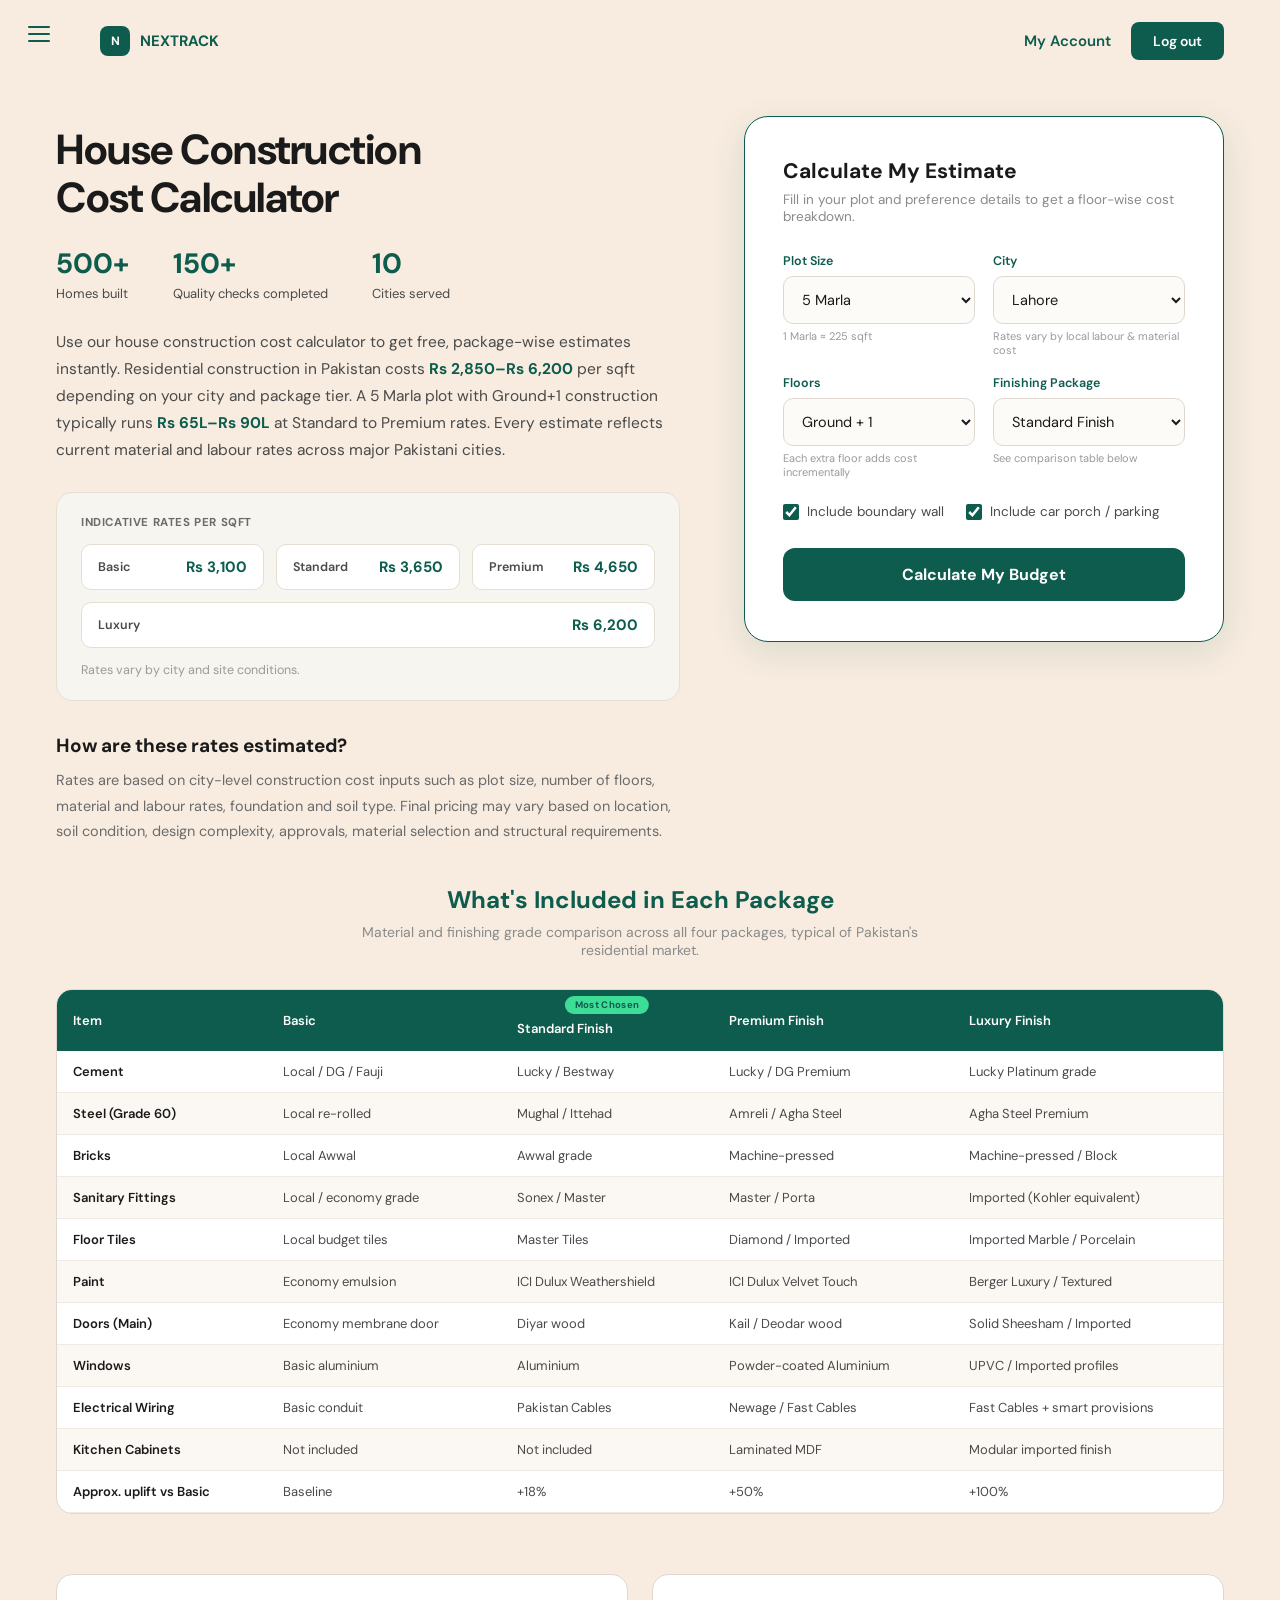
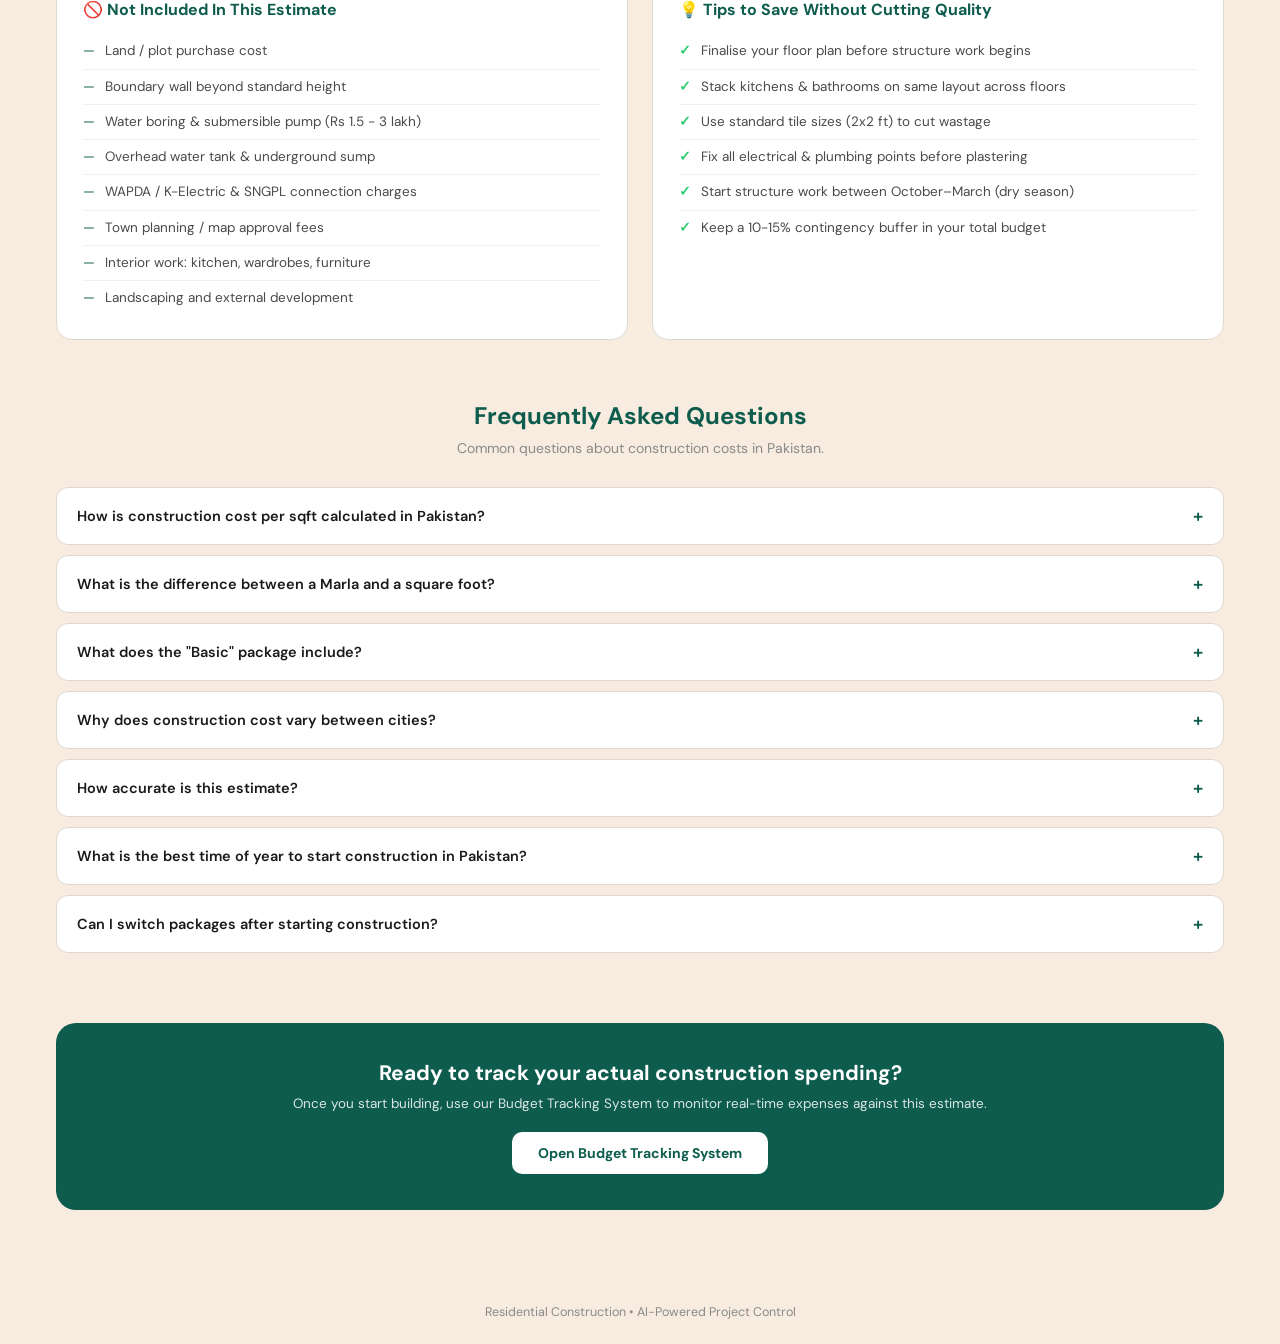
<file: calculate-budget.html>
<!DOCTYPE html>
<html lang="en">
<head>
<meta charset="UTF-8">
<meta name="viewport" content="width=device-width, initial-scale=1.0">
<title>Calculate Your House Budget - NEXTRACK</title>
<link href="https://fonts.googleapis.com/css2?family=DM+Sans:wght@400;500;600;700&display=swap" rel="stylesheet">
<style>
* { margin:0; padding:0; box-sizing:border-box; }

body {
    font-family: 'DM Sans', sans-serif;
    background-color: #F7ECDF;
    color: #1A1A1A;
    min-height: 100vh;
    overflow-x: hidden;
}

/* ============ Hamburger + Sidebar (matches homepage) ============ */
.menu-btn {
    position: fixed; top: 18px; left: 20px; z-index: 300;
    background: none; border: none; cursor: pointer;
    display: flex; flex-direction: column; gap: 5px; padding: 8px;
}
.menu-btn span {
    display: block; width: 22px; height: 2px;
    background-color: #0D5C4D; border-radius: 2px; transition: all .3s ease;
}
.menu-btn.open span { background-color: #ffffff; }

.sidebar {
    width: 70px; background-color: #0D5C4D; height: 100vh;
    position: fixed; left: -70px; top: 0;
    display: flex; flex-direction: column; justify-content: space-between;
    align-items: center; padding: 20px 0; z-index: 250; transition: left .3s ease;
}
.sidebar.open { left: 0; }
.sidebar-logo { width:40px;height:40px;margin-top:48px;margin-bottom:18px;display:flex;align-items:center;justify-content:center;cursor:pointer; }
.sidebar-logo-text { width:34px;height:34px;background:#fff;color:#0D5C4D;border-radius:50%;display:flex;align-items:center;justify-content:center;font-weight:700;font-size:16px; }
.sidebar-nav { display:flex;flex-direction:column;gap:6px;align-items:center; }
.nav-item {
    width:44px;height:44px;border-radius:10px;border:none;background:transparent;
    color:rgba(255,255,255,.85);cursor:pointer;display:flex;align-items:center;justify-content:center;
    transition:.2s;position:relative;
}
.nav-item:hover { background-color: rgba(255,255,255,.15); color:#fff; }
.nav-item.active { background-color: rgba(255,255,255,.22); color:#fff; }
.nav-item::after {
    content: attr(data-tooltip); position:absolute; left:56px; top:50%; transform:translateY(-50%);
    background:#1A1A1A; color:#fff; padding:6px 12px; border-radius:6px; font-size:13px;
    white-space:nowrap; opacity:0; pointer-events:none; transition:opacity .2s; z-index:300;
}
.nav-item:hover::after { opacity:1; }
.sidebar-bottom { margin-bottom:10px; }
.user-avatar { width:36px;height:36px;border-radius:50%;background:#2ECC71;color:#fff;display:flex;align-items:center;justify-content:center;font-weight:600;font-size:15px; }

/* ============ Top bar ============ */
.top-bar {
    margin: 0 auto;
    display:flex; justify-content:space-between; align-items:center;
    padding: 22px 56px;
}
.brand-mini { display:flex; align-items:center; gap:10px; cursor:pointer; margin-left: 44px; }
.brand-mini .dot { width:30px;height:30px;border-radius:8px;background:#0D5C4D;color:#fff;display:flex;align-items:center;justify-content:center;font-weight:700;font-size:12px; }
.brand-mini span { font-weight:700; color:#0D5C4D; font-size:15px; }
.auth-buttons { display:flex; align-items:center; gap:20px; }
.sign-in { color:#0D5C4D; text-decoration:none; font-weight:600; font-size:15px; }
.sign-up { background:#0D5C4D; color:#fff; text-decoration:none; font-weight:600; font-size:14px; padding:10px 22px; border-radius:8px; }

/* ============ Hero ============ */
.hero {
    margin: 0 auto 0; padding: 34px 56px 0;
}
.hero-grid {
    display:grid; grid-template-columns: 1fr 480px; gap: 64px; align-items:start;
}
.hero-left { padding-top: 10px; padding-bottom: 40px; text-align:left; max-width: 800px; }
.hero h1 { font-size:42px; font-weight:700; color:#1A1A1A; margin-bottom:22px; line-height:1.15; letter-spacing:-0.5px; }

.stat-row { display:flex; justify-content:flex-start; gap:44px; flex-wrap:wrap; margin-bottom: 26px; }
.stat-row .stat b { display:block; font-size:28px; color:#0D5C4D; font-weight:700; }
.stat-row .stat span { font-size:13px; color:#4a4a4a; }

.hero p.sub { font-size:15.5px; color:#4a4a4a; margin:0 0 28px; line-height:1.75; text-align:left; }
.hero p.sub b { color:#0D5C4D; font-weight:700; }
.hero p.sub.small { font-size:14.5px; color:#6B6B6B; margin-bottom:0; }

/* ============ Indicative rates box ============ */
.rates-box {
    background:#F7F5F0; border:1px solid #E5DFD2; border-radius:16px;
    padding: 22px 24px; margin-bottom: 32px;
}
.rates-label { font-size:11.5px; font-weight:700; color:#6B6B6B; text-transform:uppercase; letter-spacing:.6px; margin-bottom:14px; }
.rate-chip-row {
    display:flex; justify-content:flex-start; gap:12px; flex-wrap:wrap;
    margin: 0 0 14px;
}
.rate-chip {
    background:#fff; border:1px solid #E5DFD2; border-radius:10px;
    padding:12px 16px; flex:1 1 150px; min-width:150px;
    display:flex; align-items:center; justify-content:space-between; gap:10px;
}
.rate-chip .tier { font-size:12.5px; color:#4a4a4a; font-weight:600; }
.rate-chip .amount { font-size:15px; font-weight:700; color:#0D5C4D; white-space:nowrap; }
.rate-note { text-align:left; font-size:12.5px; color:#9A9A9A; margin:0; }

.mini-head { font-size:19px; font-weight:700; color:#1A1A1A; margin-bottom:10px; }

/* ============ Calculator Card (right side of hero) ============ */
.hero-right { position: sticky; top: 24px; }
.calc-wrap { padding: 0; margin: 0; }
.calc-card {
    background:#fff; border:1.5px solid #0D5C4D; border-radius:24px;
    padding: 40px 38px; box-shadow: 0 10px 34px rgba(13,92,77,.12);
}
.calc-card h2 { font-size:21px; color:#1A1A1A; margin-bottom:6px; }
.calc-card .calc-sub { font-size:13.5px; color:#8a8a8a; margin-bottom:28px; }

.calc-grid {
    display:grid; grid-template-columns: repeat(2, 1fr); gap:18px; margin-bottom: 24px;
}
.field label {
    display:block; font-size:12.5px; font-weight:600; color:#0D5C4D; margin-bottom:7px;
}
.field select, .field input {
    width:100%; padding:13px 14px; border:1.5px solid #E0D8CE; border-radius:10px;
    font-family:'DM Sans',sans-serif; font-size:14.5px; color:#1A1A1A; background:#FDFBF8;
    outline:none; transition:.2s;
}
.field select:focus, .field input:focus { border-color:#0D5C4D; }
.field .hint { font-size:11px; color:#9A9A9A; margin-top:5px; }

.calc-toggle-row { display:flex; gap:22px; margin-bottom: 28px; flex-wrap:wrap; }
.toggle-item { display:flex; align-items:center; gap:8px; font-size:13.5px; color:#4a4a4a; }
.toggle-item input { width:16px; height:16px; accent-color:#0D5C4D; cursor:pointer; }

.calc-btn {
    width:100%; background:#0D5C4D; color:#fff; border:none; border-radius:12px;
    padding:16px; font-size:16px; font-weight:700; cursor:pointer; transition:.2s;
    font-family:'DM Sans',sans-serif;
}
.calc-btn:hover { background:#0A4D3C; }

/* ============ Results ============ */
.result-box { margin-top: 30px; display:none; }
.result-box.show { display:block; animation: fadeIn .3s ease; }
@keyframes fadeIn { from{opacity:0; transform:translateY(6px);} to{opacity:1; transform:translateY(0);} }

.result-total {
    background: linear-gradient(135deg, #0D5C4D, #0A4D3C); color:#fff;
    border-radius:16px; padding: 26px 28px; margin-bottom: 20px;
    display:flex; justify-content:space-between; align-items:center; flex-wrap:wrap; gap:14px;
}
.result-total .label { font-size:13px; opacity:.85; }
.result-total .value { font-size:30px; font-weight:700; margin-top:2px; }
.result-total .range { font-size:12.5px; opacity:.8; margin-top:2px; }
.result-total .builtup { text-align:right; font-size:13px; opacity:.9; }
.result-total .builtup b { font-size:16px; display:block; }

.floor-table { width:100%; border-collapse:collapse; font-size:13.5px; margin-bottom: 18px; }
.floor-table th { text-align:left; color:#8a8a8a; font-weight:600; font-size:11.5px; text-transform:uppercase; padding:8px 10px; border-bottom:1.5px solid #E0D8CE; }
.floor-table td { padding:10px; border-bottom:1px solid #F0EBE2; }
.floor-table tr:last-child td { font-weight:700; color:#0D5C4D; border-bottom:none; }

.disclaimer-box {
    background:#FDF6EC; border:1px solid #F0E0BE; border-radius:12px;
    padding:14px 18px; font-size:12.5px; color:#7a6636; line-height:1.6;
}

/* ============ Detailed Estimate Section (opens after Calculate) ============ */
.estimate-wrap { padding: 0 56px 60px; }
.estimate-card {
    background: #102420; border-radius:28px; padding: 44px;
}
.estimate-grid { display:grid; grid-template-columns: 1fr 1fr; gap:44px; align-items:start; }

.est-eyebrow { color:#3ddc97; font-size:12px; font-weight:700; letter-spacing:.8px; text-transform:uppercase; margin-bottom:10px; }
.est-total { color:#fff; font-size:46px; font-weight:700; line-height:1.1; margin-bottom:10px; }
.est-meta { color:rgba(255,255,255,.6); font-size:13.5px; margin-bottom:26px; }

.package-cards { display:grid; grid-template-columns: repeat(4, 1fr); gap:12px; margin-bottom:26px; }
.pkg-card {
    background:#17322B; border:1.5px solid #24443B; border-radius:14px;
    padding:16px 10px; text-align:center; cursor:pointer; transition:.2s;
}
.pkg-card:hover { border-color:#3ddc97; transform:translateY(-2px); }
.pkg-card.active { border-color:#3ddc97; background:#1B3D33; }
.pkg-card .pname { color:rgba(255,255,255,.85); font-weight:700; font-size:12px; text-transform:uppercase; letter-spacing:.4px; }
.pkg-card.active .pname { color:#3ddc97; }
.pkg-card .prate { color:rgba(255,255,255,.45); font-size:11px; margin:4px 0 12px; }
.pkg-card .pcost { color:#fff; font-weight:700; font-size:19px; }

.est-disclaimer {
    background:#2A2416; border:1px solid #4a3f22; border-radius:12px;
    padding:16px 18px; color:#e8dcb5; font-size:12.5px; line-height:1.65;
}
.est-disclaimer b { color:#f5cd6b; }

.breakdown-card { background:#fff; border-radius:20px; padding:28px 28px 8px; margin-bottom:16px; }
.breakdown-head h3 { font-size:17px; color:#1A1A1A; margin-bottom:4px; }
.breakdown-head p { font-size:12.5px; color:#8a8a8a; margin-bottom:18px; }

.stage-row {
    display:grid; grid-template-columns: 160px 1fr 68px; gap:16px; align-items:center;
    padding:13px 0; border-bottom:1px solid #F0EBE2;
}
.stage-row:last-child { border-bottom:none; }
.stage-label { font-size:10.5px; font-weight:700; color:#5a5a5a; text-transform:uppercase; letter-spacing:.3px; line-height:1.45; }
.stage-bar-track { background:#EFEAE1; border-radius:6px; height:10px; overflow:hidden; }
.stage-bar-fill { background:#0D5C4D; height:100%; border-radius:6px; }
.stage-cost { font-size:12.5px; font-weight:700; color:#1A1A1A; text-align:right; white-space:nowrap; }

.floor-toggle-card { background:#fff; border-radius:20px; overflow:hidden; }
.floor-toggle-head {
    display:flex; justify-content:space-between; align-items:center;
    padding:20px 28px; cursor:pointer; font-weight:600; font-size:14.5px; color:#1A1A1A;
}
.floor-toggle-body { max-height:0; overflow:hidden; transition:max-height .3s ease; padding:0 28px; }
.floor-toggle-body.open { max-height:400px; padding-bottom:22px; }
.chev { transition:.25s; display:inline-block; color:#0D5C4D; }
.chev.open { transform:rotate(180deg); }

/* ============ Section shared ============ */
.section { margin: 0 auto; padding: 0 56px 60px; }
.section-head { text-align:center; margin-bottom: 30px; }
.section-head h2 { font-size:24px; color:#0D5C4D; margin-bottom:8px; }
.section-head p { font-size:14px; color:#8a8a8a; max-width:560px; margin:0 auto; }

/* ============ Package comparison table ============ */
.compare-wrap { overflow-x:auto; border:1px solid #E0D8CE; border-radius:16px; background:#fff; }
.compare-table { width:100%; border-collapse:collapse; min-width:720px; font-size:13px; }
.compare-table th { background:#0D5C4D; color:#fff; padding:14px 16px; text-align:left; font-size:13px; font-weight:600; }
.compare-table th.pop { position:relative; padding-top:30px; }
.badge-pop {
    position:absolute; top:6px; left:50%; transform:translateX(-50%);
    background:#3ddc97; color:#0D5C4D; font-size:9.5px; font-weight:700;
    padding:3px 10px; border-radius:10px; white-space:nowrap; letter-spacing:.3px;
}
.compare-table td { padding:12px 16px; border-bottom:1px solid #F0EBE2; color:#4a4a4a; }
.compare-table tr:nth-child(even) td { background:#FBF8F3; }
.compare-table td:first-child { font-weight:600; color:#1A1A1A; white-space:nowrap; }

/* ============ Exclusions / Tips ============ */
.two-col { display:grid; grid-template-columns: 1fr 1fr; gap:24px; }
.info-card { background:#fff; border:1px solid #E0D8CE; border-radius:16px; padding:24px 26px; }
.info-card h3 { font-size:16px; color:#0D5C4D; margin-bottom:14px; display:flex; align-items:center; gap:8px; }
.info-card ul { list-style:none; }
.info-card li { font-size:13.5px; color:#4a4a4a; padding:7px 0 7px 22px; position:relative; line-height:1.5; border-bottom:1px solid #F5F1E9; }
.info-card li:last-child { border-bottom:none; }
.info-card li::before { content:"—"; position:absolute; left:0; color:#0D5C4D; }
.info-card.tips li::before { content:"✓"; color:#2ECC71; font-weight:700; }

/* ============ FAQ ============ */
.faq-item { background:#fff; border:1px solid #E0D8CE; border-radius:12px; margin-bottom:10px; overflow:hidden; }
.faq-q {
    padding:16px 20px; cursor:pointer; display:flex; justify-content:space-between; align-items:center;
    font-size:14.5px; font-weight:600; color:#1A1A1A;
}
.faq-q .plus { font-size:18px; color:#0D5C4D; transition:.2s; }
.faq-item.open .plus { transform: rotate(45deg); }
.faq-a { max-height:0; overflow:hidden; transition:max-height .25s ease; }
.faq-item.open .faq-a { max-height:300px; }
.faq-a p { padding:0 20px 18px; font-size:13.5px; color:#6B6B6B; line-height:1.65; }

/* ============ CTA ============ */
.cta-box {
    margin: 0 auto 70px; padding: 0 56px;
}
.cta-inner {
    background:#0D5C4D; border-radius:20px; padding:36px 40px; text-align:center; color:#fff;
}
.cta-inner h3 { font-size:21px; margin-bottom:8px; }
.cta-inner p { font-size:13.5px; opacity:.85; margin-bottom:20px; }
.cta-inner a {
    display:inline-block; background:#fff; color:#0D5C4D; text-decoration:none;
    font-weight:700; padding:12px 26px; border-radius:10px; font-size:14px;
}

.footer { text-align:center; padding:24px; font-size:12.5px; color:#8a8a8a; }

@media (max-width: 980px) {
    .hero-grid { grid-template-columns: 1fr; gap: 40px; }
    .hero-left { text-align:center; padding-top:10px; margin:0 auto; }
    .hero p.sub { margin-left:auto; margin-right:auto; text-align:center; }
    .stat-row { justify-content:center; }
    .rate-chip-row { justify-content:center; }
    .rate-note { text-align:center; }
    .hero-right { position:static; margin-top: 30px; }
    .brand-mini { margin-left: 44px; }
}
@media (max-width: 760px) {
    .top-bar { padding: 18px 20px; }
    .brand-mini { margin-left: 40px; }
    .hero { padding: 24px 20px 0; }
    .section { padding: 0 20px 50px; }
    .cta-box { padding: 0 20px; }
    .calc-card { padding: 28px 22px; }
    .calc-grid { grid-template-columns: repeat(2,1fr); gap:14px; }
    .two-col { grid-template-columns: 1fr; }
    .hero h1 { font-size:28px; }
    .hero-grid { gap: 30px; }
    .result-total { flex-direction:column; align-items:flex-start; }
    .result-total .builtup { text-align:left; }
    .estimate-wrap { padding: 0 20px 50px; }
    .estimate-card { padding: 26px 20px; border-radius:20px; }
    .estimate-grid { grid-template-columns: 1fr; gap:28px; }
    .package-cards { grid-template-columns: repeat(2,1fr); }
    .stage-row { grid-template-columns: 1fr; gap:6px; }
    .stage-cost { text-align:left; }
    .breakdown-card { padding:22px 18px 6px; }
}

/* ============ Mobile polish (added) ============ */
.bm-text { display:flex; flex-direction:column; line-height:1.1; }
.bm-text b { font-weight:700; }
.bm-text em { font-style:normal; }
.bm-text small { display:none; }
.acct-btn, .logout-nav { display:none; }

html { -webkit-text-size-adjust:100%; }
.sidebar { height:100vh; height:100dvh; overflow-y:auto; }
.estimate-grid > *, .estimate-card, .breakdown-card, .hero-left, .hero-right { min-width:0; }
.floor-table-wrap { overflow-x:auto; }
@media (hover: none) { .nav-item::after { display:none; } }
@media (max-width: 980px) {
    .estimate-grid { grid-template-columns:minmax(0,1fr); gap:28px; }
    .estimate-wrap { padding:0 24px 56px; }
    .hero-grid { grid-template-columns:minmax(0,1fr); }
    .package-cards { grid-template-columns:repeat(2,1fr); }
}
@media (max-width: 760px) {

    .hero { padding:20px 16px 0; }
    .hero-left { text-align:left; padding-top:0; padding-bottom:8px; }
    .hero h1 { font-size:28px; margin-bottom:16px; }
    .stat-row { justify-content:space-between; gap:12px; margin-bottom:18px; }
    .stat-row .stat b { font-size:24px; }
    .stat-row .stat span { font-size:12px; display:block; max-width:96px; line-height:1.3; }
    .hero p.sub { text-align:left; font-size:14.5px; line-height:1.7; margin:0 0 20px; }
    .rate-chip-row { justify-content:stretch; }
    .rate-note { text-align:left; }
    .rates-box { padding:16px; margin-bottom:22px; }
    .rate-chip { flex:1 1 calc(50% - 6px); min-width:0; padding:11px 12px; }
    .rate-chip .amount { font-size:14px; }


    /* rate cards: 4 compact cards in one row, explanation as a tap-to-open line (like the reference) */
    .rates-box { background:#F1EEE8; border:none; border-radius:18px 18px 0 0; padding:18px 14px 6px; margin:0; }
    .rates-label { padding:0; margin-bottom:12px; font-size:11.5px; font-weight:500; letter-spacing:.2px; }
    .rate-chip-row { display:grid; grid-template-columns:repeat(4,minmax(0,1fr)); gap:8px; overflow:visible; padding:0; margin:0 0 14px; }
    .rate-chip { flex:none; width:auto; min-width:0; flex-direction:column; align-items:center; justify-content:center; gap:6px; padding:12px 2px; border-radius:10px; text-align:center; box-shadow:none; border:1px solid #E5DFD2; }
    .rate-chip:nth-child(2) { border-color:#E5DFD2; box-shadow:none; }
    .rate-chip .tier { font-size:10px; font-weight:500; text-transform:uppercase; letter-spacing:.2px; color:#4a4a4a; }
    .rate-chip .amount { font-size:12.5px; font-weight:700; white-space:nowrap; }
    .rate-note { padding:0; font-size:12.5px; margin:0 0 12px; }
    .mini-head { order:3; background:#F1EEE8; border-radius:0 0 18px 18px; margin:0 0 24px; padding:14px 14px 16px; font-size:15px; font-weight:500; display:flex; justify-content:space-between; align-items:center; gap:12px; cursor:pointer; position:relative; }
    .mini-head::before { content:""; position:absolute; left:14px; right:14px; top:0; height:1px; background:#E3DDD0; }
    .mini-head::after { content:"+"; font-size:26px; font-weight:400; line-height:1; color:#1A1A1A; transition:transform .2s; }
    .mini-head.open::after { transform:rotate(45deg); }
    .mini-head.open { margin-bottom:0; border-radius:0; padding-bottom:6px; }
    .hero p.sub.small { display:none; order:3; background:#F1EEE8; border-radius:0 0 18px 18px; margin:0 0 24px; padding:4px 14px 18px; }
    .mini-head.open + p.sub.small { display:block; }
    /* form: one field per row, full-width button */
    .calc-grid { grid-template-columns:minmax(0,1fr); gap:16px; }
    .field .hint { font-size:11.5px; }
    .calc-toggle-row { flex-direction:column; gap:10px; margin-bottom:22px; }

    /* ---- header like the reference: white bar, hamburger left, logo, green square button right ---- */
    .top-bar { position:sticky; top:0; z-index:200; background:#fff; padding:0 16px; height:64px; box-shadow:0 1px 8px rgba(0,0,0,.08); }
    .menu-btn, .menu-btn.open { top:12px; left:8px; padding:11px 10px; background:transparent; box-shadow:none; border-radius:10px; }
    .menu-btn span { background-color:#2b2b2b; height:2px; }
    .menu-btn.open span { background-color:#fff; }
    .brand-mini { margin-left:44px; gap:10px; }
    .brand-mini .dot { width:36px; height:36px; border-radius:50%; font-size:15px; font-style:italic; }
    .bm-text b { font-size:20px; letter-spacing:-.2px; color:#15233A; }
    .bm-text em { color:#0D5C4D; }
    .bm-text small { display:block; font-size:8.5px; font-weight:700; letter-spacing:.5px; text-transform:uppercase; color:#E8652B; margin-top:3px; white-space:nowrap; }
    .top-bar .auth-buttons { display:none; }
    .acct-btn { display:flex; align-items:center; justify-content:center; width:44px; height:44px; border-radius:10px; background:#0D7A33; color:#fff; flex:none; text-decoration:none; -webkit-tap-highlight-color:transparent; }
    .logout-nav { display:flex; margin-bottom:12px; }
    /* heading + stats, then intro, rates, calculator form */
    .hero-grid { display:flex; flex-direction:column; align-items:stretch; gap:0; }
    .hero-left { display:contents; }
    .hero h1 { order:0; margin-bottom:14px; }
    .stat-row { order:1; margin-bottom:20px; }
    .hero p.sub:not(.small) { order:2; }
    .rates-box { order:3; }
    .hero-right { order:4; margin:0 0 28px; }
    .calc-card { padding:22px 16px; border-radius:20px; }
    .calc-card h2 { font-size:19px; }
    .calc-card .calc-sub { margin-bottom:18px; }
    .field select, .field input { font-size:16px; padding:13px 12px; }
    .calc-btn { padding:16px; font-size:16px; }
    .toggle-item { font-size:14px; min-height:36px; }
    .toggle-item input { width:20px; height:20px; }

    .estimate-wrap { padding:0 12px 44px; }
    .estimate-card { padding:24px 16px; border-radius:20px; }
    .est-total { font-size:34px; }
    .est-meta { font-size:12.5px; line-height:1.5; }
    .pkg-card { padding:14px 8px; }
    .pkg-card .pcost { font-size:17px; }
    .breakdown-card { padding:20px 16px 6px; }
    .stage-row { grid-template-columns:minmax(0,1fr); gap:6px; }
    .stage-label { font-size:10.5px; }
    .floor-toggle-head { padding:18px 16px; }
    .floor-toggle-body { padding:0 14px; overflow-x:auto; }
    .floor-toggle-body.open { max-height:600px; }
    .floor-table { font-size:12px; min-width:0; }
    .floor-table th { font-size:10px; padding:8px 4px; }
    .floor-table td { padding:9px 4px; }
    .floor-table td:last-child, .floor-table th:last-child { text-align:right; }

    .section { padding:0 16px 44px; }
    .section-head h2 { font-size:21px; }
    .compare-table { min-width:640px; font-size:12.5px; }
    .compare-table th, .compare-table td { padding:10px 12px; }
    .compare-table td:first-child, .compare-table th:first-child { position:sticky; left:0; background:#fff; z-index:1; box-shadow:1px 0 0 #F0EBE2; }
    .compare-table th:first-child { background:#0D5C4D; }
    .compare-table tr:nth-child(even) td:first-child { background:#FBF8F3; }
    .info-card { padding:20px 18px; }
    .faq-q { padding:16px; font-size:14px; gap:12px; }
    .faq-item.open .faq-a { max-height:500px; }
    .cta-box { padding:0 16px; margin-bottom:44px; }
    .cta-inner { padding:28px 20px; }
    .cta-inner a { display:block; }
}
@media (max-width: 380px) {
    .calc-grid { grid-template-columns:minmax(0,1fr); }
    .hero h1 { font-size:25px; }
    .package-cards { gap:8px; }
}

/* ============ PHONE HOME SCREEN (clean pattern: title, rates, search bar, 4 buttons) ============ */
.cb-homebox, .cb-bg, .cb-back { display:none; }
.bg-deco{position:fixed; inset:0; z-index:0; pointer-events:none; overflow:hidden;}
.bg-deco::before{content:""; position:absolute; inset:0; background-image:radial-gradient(rgba(13,92,77,.13) 1px, transparent 1.4px); background-size:26px 26px;
  -webkit-mask-image:radial-gradient(ellipse 70% 60% at 50% 45%, transparent 35%, #000 85%); mask-image:radial-gradient(ellipse 70% 60% at 50% 45%, transparent 35%, #000 85%);}
.bg-blob{position:absolute; border-radius:50%; filter:blur(50px); opacity:.55;}
.bg-blob.b1{width:460px;height:460px;background:#CFE7DE;top:-140px;left:-120px;}
.bg-blob.b2{width:520px;height:520px;background:#F1D9B5;bottom:-200px;right:-160px;opacity:.6;}
.bg-blob.b3{width:300px;height:300px;background:#D9EDE6;top:38%;right:6%;opacity:.45;}
.bg-city{position:absolute; left:0; right:0; bottom:calc(178px + env(safe-area-inset-bottom)); width:100%; height:150px;}
@media screen and (max-width: 760px) {
  body.cb-home { overflow:hidden; height:100vh; height:100dvh; background:#F7ECDF; }
  body.cb-home .cb-bg { display:block; }
  body.cb-home .top-bar { background:transparent; box-shadow:none; }
  body.cb-home .hero, body.cb-home .estimate-wrap, body.cb-home .section, body.cb-home .cta-box, body.cb-home .footer { display:none !important; }
  body.cb-home .cb-homebox { display:flex; flex-direction:column; position:fixed; top:64px; left:0; right:0; bottom:0; z-index:1; padding:0 16px calc(14px + env(safe-area-inset-bottom)); }
  .cb-hero { display:flex; flex-direction:column; align-items:center; text-align:center; margin:auto 0; padding:0 4px; }
  .cb-pill { display:inline-flex; align-items:center; gap:8px; background:rgba(255,255,255,.75); border:1px solid #E6DCCD; color:#0D5C4D; font-size:12.5px; font-weight:600; padding:6px 14px; border-radius:20px; margin-bottom:14px; backdrop-filter:blur(6px); }
  .cb-pill i { width:8px; height:8px; border-radius:50%; background:#2ECC71; box-shadow:0 0 0 3px rgba(46,204,113,.2); }
  .cb-hero h1 { margin:0 0 8px; font-size:30px; color:#0D5C4D; letter-spacing:-.3px; line-height:1.15; }
  .cb-hero p { margin:0 0 18px; font-size:14px; color:#6B6B6B; line-height:1.45; max-width:300px; }
  .cb-rates { display:grid; grid-template-columns:repeat(4,minmax(0,1fr)); gap:8px; width:100%; max-width:360px; }
  .cb-rates button { background:rgba(255,255,255,.85); border:1px solid #EADFD0; border-radius:12px; padding:10px 2px; font-family:inherit; cursor:pointer; color:#0D5C4D; -webkit-tap-highlight-color:transparent; }
  .cb-rates button:active { background:#E8F5F1; border-color:#0D5C4D; }
  .cb-rates small { display:block; font-size:10px; color:#8A7F70; text-transform:uppercase; letter-spacing:.3px; margin-bottom:4px; }
  .cb-rates b { font-size:12.5px; white-space:nowrap; }
  .cb-ratelbl { margin-top:8px; font-size:11.5px; color:#9A8F80; }
  .cb-search { display:flex; align-items:center; gap:10px; background:#fff; border:1.5px solid #0D5C4D; border-radius:28px; height:54px; padding:5px 6px 5px 16px; box-shadow:0 4px 18px rgba(13,92,77,.10); color:#6B6B6B; flex:none; }
  .cb-search input { flex:1; min-width:0; border:0; outline:0; background:transparent; font:inherit; font-size:16px; color:#1A1A1A; -webkit-appearance:none; appearance:none; }
  .cb-search button { width:40px; height:40px; border:0; border-radius:50%; background:#0D5C4D; color:#fff; font-size:18px; cursor:pointer; flex:none; }
  .cb-msg { min-height:18px; font-size:12.5px; color:#0D5C4D; text-align:center; padding:4px 0 6px; flex:none; }
  .cb-dock { display:grid; grid-template-columns:repeat(4,1fr); gap:8px; flex:none; }
  .cb-dock button, .cb-dock a { display:flex; flex-direction:column; align-items:center; gap:6px; padding:12px 2px 10px; background:rgba(255,255,255,.88); border:1px solid #EADFD0; border-radius:16px; color:#0D5C4D; text-decoration:none; font-family:inherit; font-size:11.5px; font-weight:600; line-height:1.2; cursor:pointer; -webkit-tap-highlight-color:transparent; }
  .cb-dock span { text-align:center; }
  .cb-dock button:active, .cb-dock a:active { background:#E8F5F1; border-color:#0D5C4D; }

  /* inner views */
  body:not(.cb-home) .cb-back { display:inline-flex; align-items:center; margin:14px 16px 0; padding:8px 16px; border:1.5px solid #0D5C4D; background:#fff; color:#0D5C4D; border-radius:20px; font:700 13px 'DM Sans',sans-serif; cursor:pointer; }
  body.cb-form .hero-left, body.cb-form .section { display:none; }
  #estimateSection { scroll-margin-top:72px; }
  body.cb-pkg .sec-pkg:first-of-type, body.cb-faq .sec-faq { margin-top:20px; }
  body.cb-form .hero { padding-top:12px; }
  body.cb-pkg .hero, body.cb-pkg .estimate-wrap, body.cb-pkg .sec-faq, body.cb-pkg .cta-box,
  body.cb-faq .hero, body.cb-faq .estimate-wrap, body.cb-faq .sec-pkg, body.cb-faq .cta-box { display:none !important; }
}
@media screen and (max-width: 760px) and (max-height: 660px) { .bg-city { height:100px; bottom:150px; } .cb-hero p, .cb-ratelbl { display:none; } }
</style>
</head>
<body class="cb-home">

<button class="menu-btn" id="menuBtn"><span></span><span></span><span></span></button>

<aside class="sidebar" id="sidebar">
    <div class="sidebar-top">
        <div class="sidebar-logo" onclick="window.location.href='app.html'" title="Back to NEXTRACK Assistant">
            <div class="sidebar-logo-text">N</div>
        </div>
        <nav class="sidebar-nav">
            <button class="nav-item" data-tooltip="Search">
                <svg width="20" height="20" viewBox="0 0 24 24" fill="none" stroke="currentColor" stroke-width="2"><circle cx="11" cy="11" r="8"></circle><path d="m21 21-4.3-4.3"></path></svg>
            </button>
            <button class="nav-item" data-tooltip="New Chat">
                <svg width="20" height="20" viewBox="0 0 24 24" fill="none" stroke="currentColor" stroke-width="2"><path d="M12 5v14M5 12h14"></path></svg>
            </button>
            <button class="nav-item active" data-tooltip="Calculate Budget">
                <svg width="20" height="20" viewBox="0 0 24 24" fill="none" stroke="currentColor" stroke-width="2"><rect x="4" y="2" width="16" height="20" rx="2"></rect><path d="M8 6h8M8 10h8M8 14h4"></path></svg>
            </button>
            <button class="nav-item" data-tooltip="Construction SOP's">
                <svg width="20" height="20" viewBox="0 0 24 24" fill="none" stroke="currentColor" stroke-width="2"><path d="M4 19.5A2.5 2.5 0 0 1 6.5 17H20"></path><path d="M6.5 2H20v20H6.5A2.5 2.5 0 0 1 4 19.5v-15A2.5 2.5 0 0 1 6.5 2z"></path></svg>
            </button>
            <button class="nav-item" data-tooltip="Quality Checklists" onclick="window.location.href='quality-checklist.html'">
                <svg width="20" height="20" viewBox="0 0 24 24" fill="none" stroke="currentColor" stroke-width="2"><path d="M9 11l3 3L22 4"></path><path d="M21 12v7a2 2 0 0 1-2 2H5a2 2 0 0 1-2-2V5a2 2 0 0 1 2-2h11"></path></svg>
            </button>
            <button class="nav-item" data-tooltip="Project" onclick="window.location.href='budget-tracking-system.html'">
                <svg width="20" height="20" viewBox="0 0 24 24" fill="none" stroke="currentColor" stroke-width="2"><path d="M3 9l9-7 9 7v11a2 2 0 0 1-2 2H5a2 2 0 0 1-2-2z"></path><polyline points="9 22 9 12 15 12 15 22"></polyline></svg>
            </button>
            <button class="nav-item" data-tooltip="History">
                <svg width="20" height="20" viewBox="0 0 24 24" fill="none" stroke="currentColor" stroke-width="2"><circle cx="12" cy="12" r="10"></circle><polyline points="12 6 12 12 16 14"></polyline></svg>
            </button>
        </nav>
    </div>
    <div class="sidebar-bottom">
        <button class="nav-item logout-nav" data-tooltip="Log out" aria-label="Log out" onclick="try{localStorage.removeItem('nextrack-user')}catch(e){};window.location.href='index.html'">
            <svg width="20" height="20" viewBox="0 0 24 24" fill="none" stroke="currentColor" stroke-width="2" stroke-linecap="round" stroke-linejoin="round"><path d="M9 21H5a2 2 0 0 1-2-2V5a2 2 0 0 1 2-2h4"/><path d="m16 17 5-5-5-5"/><path d="M21 12H9"/></svg>
        </button>
        <div class="user-avatar"><span>B</span></div>
    </div>
</aside>

<header class="top-bar">
    <div class="brand-mini" onclick="window.location.href='app.html'">
        <div class="dot">N</div>
        <span class="bm-text"><b>NEX<em>TRACK</em></b><small>Your Home. Our Priority.</small></span>
    </div>
    <div class="auth-buttons">
        <a href="app.html" class="sign-in">My Account</a>
        <a href="index.html" class="sign-up" onclick="try{localStorage.removeItem('nextrack-user')}catch(e){}">Log out</a>
    </div>
    <a href="app.html" class="acct-btn" aria-label="My Account">
        <svg width="22" height="22" viewBox="0 0 24 24" fill="none" stroke="currentColor" stroke-width="2" stroke-linecap="round" stroke-linejoin="round"><circle cx="12" cy="8" r="4"/><path d="M4 21c0-4 4-6 8-6s8 2 8 6"/></svg>
    </a>
</header>

<div class="bg-deco cb-bg" aria-hidden="true">
        <div class="bg-blob b1"></div><div class="bg-blob b2"></div><div class="bg-blob b3"></div>
        <svg class="bg-city" viewBox="0 0 1600 230" preserveAspectRatio="xMidYMax slice" fill="none" stroke="#0D5C4D" stroke-width="1.4" stroke-linecap="round" stroke-linejoin="round">
            <g opacity=".35">
                <!-- ground line -->
                <path d="M0 220 H1600"/>
                <!-- left: finished house -->
                <path d="M60 220 V130 L150 70 L240 130 V220"/><path d="M40 138 L150 62 L260 138"/>
                <rect x="85" y="150" width="34" height="30"/><rect x="180" y="150" width="34" height="30"/><path d="M135 220 V178 H165 V220"/>
                <!-- tree -->
                <path d="M300 220 V180"/><circle cx="300" cy="165" r="22"/>
                <!-- middle-left: two-storey under construction with scaffolding -->
                <path d="M380 220 V90 H560 V220"/><path d="M370 150 H570"/><path d="M370 90 H570"/>
                <path d="M420 220 V90 M470 220 V90 M520 220 V90" stroke-dasharray="4 5"/>
                <path d="M355 220 V70 M380 70 H355 M355 120 H380 M355 170 H380"/><path d="M355 120 L380 170 M380 120 L355 170"/>
                <rect x="400" y="105" width="30" height="30"/><rect x="495" y="105" width="30" height="30"/>
            </g>
            <g opacity=".3">
                <!-- right: crane -->
                <path d="M1320 220 V40"/><path d="M1334 220 V40"/>
                <path d="M1320 60 L1334 80 M1334 80 L1320 100 M1320 100 L1334 120 M1334 120 L1320 140 M1320 140 L1334 160 M1320 160 L1334 180 M1334 180 L1320 200"/>
                <path d="M1180 40 H1540"/><path d="M1180 52 H1540"/><path d="M1327 40 L1327 18 L1200 40 M1327 18 L1540 40"/>
                <path d="M1480 52 V120"/><path d="M1468 120 H1492 V136 H1468 Z"/>
                <rect x="1200" y="52" width="40" height="22"/>
                <!-- right building frame -->
                <path d="M1380 220 V120 H1560 V220"/><path d="M1380 170 H1560"/><path d="M1440 220 V120 M1500 220 V120"/>
                <path d="M1390 120 V104 M1450 120 V104 M1510 120 V104 M1550 120 V104"/>
            </g>
            <g opacity=".22">
                <!-- small homes in the distance -->
                <path d="M700 220 V185 L730 165 L760 185 V220"/><path d="M780 220 V190 L805 172 L830 190 V220"/>
                <path d="M1010 220 V180 L1045 158 L1080 180 V220"/><path d="M1100 220 V192 L1122 176 L1144 192 V220"/>
                <path d="M880 220 V200"/><circle cx="880" cy="190" r="14"/><path d="M960 220 V196"/><circle cx="960" cy="184" r="17"/>
            </g>
        </svg>
    </div>

<!-- PHONE HOME (clean: title, rates, search bar, 4 buttons) -->
<div class="cb-homebox" id="cbHome">
    <div class="cb-hero">
        <div class="cb-pill"><i></i><span>Free · Instant · Package-wise</span></div>
        <h1>Cost Calculator</h1>
        <p>Pakistan mein ghar ki construction ka andaza, plot size aur package ke hisab se</p>
        <div class="cb-rates" aria-label="Indicative rates per sqft">
            <button type="button" data-rate="3100"><small>Basic</small><b>Rs 3,100</b></button>
            <button type="button" data-rate="3650"><small>Standard</small><b>Rs 3,650</b></button>
            <button type="button" data-rate="4650"><small>Premium</small><b>Rs 4,650</b></button>
            <button type="button" data-rate="6200"><small>Luxury</small><b>Rs 6,200</b></button>
        </div>
        <span class="cb-ratelbl">Rates per sqft · tap to pick a package</span>
    </div>
    <form class="cb-search" id="cbSearch" autocomplete="off">
        <svg width="18" height="18" viewBox="0 0 24 24" fill="none" stroke="currentColor" stroke-width="2"><circle cx="11" cy="11" r="8"/><path d="m21 21-4.3-4.3"/></svg>
        <input id="cbInput" type="search" placeholder="e.g. 5 marla Lahore premium G+1" aria-label="Describe your plot to get an estimate">
        <button type="submit" aria-label="Calculate">↑</button>
    </form>
    <div class="cb-msg" id="cbMsg" aria-live="polite"></div>
    <nav class="cb-dock" aria-label="Quick actions">
        <button type="button" data-view="form"><svg width="22" height="22" viewBox="0 0 24 24" fill="none" stroke="currentColor" stroke-width="1.9" stroke-linecap="round" stroke-linejoin="round"><rect x="5" y="3" width="14" height="18" rx="2"/><path d="M8 7h8M8 11h2M12 11h2M8 15h2M12 15h2"/></svg><span>Estimate</span></button>
        <button type="button" data-view="pkg"><svg width="22" height="22" viewBox="0 0 24 24" fill="none" stroke="currentColor" stroke-width="1.9" stroke-linecap="round" stroke-linejoin="round"><path d="M3 7l9-4 9 4-9 4zM3 12l9 4 9-4M3 17l9 4 9-4"/></svg><span>Packages</span></button>
        <button type="button" data-view="faq"><svg width="22" height="22" viewBox="0 0 24 24" fill="none" stroke="currentColor" stroke-width="1.9" stroke-linecap="round" stroke-linejoin="round"><circle cx="12" cy="12" r="9"/><path d="M9.5 9.5a2.5 2.5 0 1 1 3.5 2.3c-.7.4-1 .9-1 1.7M12 17h.01"/></svg><span>FAQs</span></button>
        <a href="budget-tracking-system.html"><svg width="22" height="22" viewBox="0 0 24 24" fill="none" stroke="currentColor" stroke-width="1.9" stroke-linecap="round" stroke-linejoin="round"><path d="M3 21h18M6 21V11M12 21V4M18 21v-7"/></svg><span>Track Budget</span></a>
    </nav>
</div>
<button type="button" class="cb-back" id="cbBack">‹ Home</button>

<!-- HERO (split: left content, right calculator form) -->
<section class="hero">
  <div class="hero-grid">

    <!-- LEFT: Content (structure follows reference exactly) -->
    <div class="hero-left">
        <h1>House Construction<br>Cost Calculator</h1>

        <div class="stat-row">
            <div class="stat"><b>500+</b><span>Homes built</span></div>
            <div class="stat"><b>150+</b><span>Quality checks completed</span></div>
            <div class="stat"><b>10</b><span>Cities served</span></div>
        </div>

        <p class="sub">Use our house construction cost calculator to get free, package-wise estimates instantly. Residential construction in Pakistan costs <b>Rs 2,850&ndash;Rs 6,200</b> per sqft depending on your city and package tier. A 5 Marla plot with Ground+1 construction typically runs <b>Rs 65L&ndash;Rs 90L</b> at Standard to Premium rates. Every estimate reflects current material and labour rates across major Pakistani cities.</p>

        <div class="rates-box">
            <div class="rates-label">Indicative rates per sqft</div>
            <div class="rate-chip-row">
                <div class="rate-chip"><span class="tier">Basic</span><span class="amount">Rs 3,100</span></div>
                <div class="rate-chip"><span class="tier">Standard</span><span class="amount">Rs 3,650</span></div>
                <div class="rate-chip"><span class="tier">Premium</span><span class="amount">Rs 4,650</span></div>
                <div class="rate-chip"><span class="tier">Luxury</span><span class="amount">Rs 6,200</span></div>
            </div>
            <p class="rate-note">Rates vary by city and site conditions.</p>
        </div>

        <h3 class="mini-head">How are these rates estimated?</h3>
        <p class="sub small">Rates are based on city-level construction cost inputs such as plot size, number of floors, material and labour rates, foundation and soil type. Final pricing may vary based on location, soil condition, design complexity, approvals, material selection and structural requirements.</p>
    </div>

    <!-- RIGHT: Calculator Form -->
    <div class="hero-right">
        <div class="calc-wrap">
            <div class="calc-card">
                <h2>Calculate My Estimate</h2>
                <p class="calc-sub">Fill in your plot and preference details to get a floor-wise cost breakdown.</p>

                <div class="calc-grid">
                    <div class="field">
                        <label>Plot Size</label>
                        <select id="plotSize">
                            <option value="3">3 Marla</option>
                            <option value="5" selected>5 Marla</option>
                            <option value="7">7 Marla</option>
                            <option value="10">10 Marla</option>
                            <option value="12">12 Marla</option>
                            <option value="20">1 Kanal</option>
                            <option value="40">2 Kanal</option>
                        </select>
                        <div class="hint">1 Marla ≈ 225 sqft</div>
                    </div>

                    <div class="field">
                        <label>City</label>
                        <select id="city">
                            <option value="1.05">Karachi</option>
                            <option value="1.00" selected>Lahore</option>
                            <option value="1.02">Islamabad</option>
                            <option value="1.00">Rawalpindi</option>
                            <option value="0.92">Faisalabad</option>
                            <option value="0.90">Multan</option>
                            <option value="0.88">Peshawar</option>
                            <option value="0.85">Other City</option>
                        </select>
                        <div class="hint">Rates vary by local labour & material cost</div>
                    </div>

                    <div class="field">
                        <label>Floors</label>
                        <select id="floors">
                            <option value="1">Ground Only</option>
                            <option value="2" selected>Ground + 1</option>
                            <option value="3">Ground + 2</option>
                            <option value="4">Ground + 3</option>
                        </select>
                        <div class="hint">Each extra floor adds cost incrementally</div>
                    </div>

                    <div class="field">
                        <label>Finishing Package</label>
                        <select id="package">
                            <option value="3100">Basic</option>
                            <option value="3650" selected>Standard Finish</option>
                            <option value="4650">Premium Finish</option>
                            <option value="6200">Luxury Finish</option>
                        </select>
                        <div class="hint">See comparison table below</div>
                    </div>
                </div>

                <div class="calc-toggle-row">
                    <label class="toggle-item"><input type="checkbox" id="boundaryWall" checked> Include boundary wall</label>
                    <label class="toggle-item"><input type="checkbox" id="parking" checked> Include car porch / parking</label>
                </div>

                <button class="calc-btn" onclick="calculateBudget()">Calculate My Budget</button>
            </div>
        </div>
    </div>

  </div>
</section>

<!-- DETAILED ESTIMATE (opens below hero after Calculate is clicked) -->
<div class="estimate-wrap" id="estimateSection" style="display:none;">
    <div class="estimate-card">
        <div class="estimate-grid">

            <!-- LEFT: Total + package cards + disclaimer -->
            <div class="estimate-left">
                <div class="est-eyebrow">YOUR ESTIMATE</div>
                <div class="est-total" id="estTotalBig">Rs 0</div>
                <div class="est-meta" id="estMeta">Standard · 0 sqft · G+1 · Lahore · Rs 0/sqft</div>

                <div class="package-cards" id="packageCards"></div>

                <div class="est-disclaimer">
                    <b>This is an indicative estimate based on standard site conditions.</b> Your actual cost may vary depending on soil type, plot shape, site access, and design customisations. Consult a professional contractor for a precise, itemised quote.
                </div>
            </div>

            <!-- RIGHT: Stagewise breakdown + floor-wise toggle -->
            <div class="estimate-right">
                <div class="breakdown-card">
                    <div class="breakdown-head">
                        <h3>Stagewise Breakdown of Costs</h3>
                        <p id="breakdownSub">Standard package · 0 sqft</p>
                    </div>
                    <div class="stage-list" id="stageList"></div>
                </div>

                <div class="floor-toggle-card">
                    <div class="floor-toggle-head" onclick="toggleFloorBreakdown()">
                        <span>Floor-wise Breakdown of Costs</span>
                        <span class="chev" id="floorChevron">⌄</span>
                    </div>
                    <div class="floor-toggle-body" id="floorToggleBody">
                        <table class="floor-table">
                            <thead><tr><th>Floor</th><th>Area (sqft)</th><th>Rate/sqft</th><th>Cost</th></tr></thead>
                            <tbody id="floorTableBody2"></tbody>
                        </table>
                    </div>
                </div>
            </div>

        </div>
    </div>
</div>

<!-- PACKAGE COMPARISON -->
<div class="section sec-pkg">
    <div class="section-head">
        <h2>What's Included in Each Package</h2>
        <p>Material and finishing grade comparison across all four packages, typical of Pakistan's residential market.</p>
    </div>
    <div class="compare-wrap">
        <table class="compare-table">
            <thead>
                <tr>
                    <th>Item</th>
                    <th>Basic</th>
                    <th class="pop"><span class="badge-pop">Most Chosen</span>Standard Finish</th>
                    <th>Premium Finish</th>
                    <th>Luxury Finish</th>
                </tr>
            </thead>
            <tbody>
                <tr><td>Cement</td><td>Local / DG / Fauji</td><td>Lucky / Bestway</td><td>Lucky / DG Premium</td><td>Lucky Platinum grade</td></tr>
                <tr><td>Steel (Grade 60)</td><td>Local re-rolled</td><td>Mughal / Ittehad</td><td>Amreli / Agha Steel</td><td>Agha Steel Premium</td></tr>
                <tr><td>Bricks</td><td>Local Awwal</td><td>Awwal grade</td><td>Machine-pressed</td><td>Machine-pressed / Block</td></tr>
                <tr><td>Sanitary Fittings</td><td>Local / economy grade</td><td>Sonex / Master</td><td>Master / Porta</td><td>Imported (Kohler equivalent)</td></tr>
                <tr><td>Floor Tiles</td><td>Local budget tiles</td><td>Master Tiles</td><td>Diamond / Imported</td><td>Imported Marble / Porcelain</td></tr>
                <tr><td>Paint</td><td>Economy emulsion</td><td>ICI Dulux Weathershield</td><td>ICI Dulux Velvet Touch</td><td>Berger Luxury / Textured</td></tr>
                <tr><td>Doors (Main)</td><td>Economy membrane door</td><td>Diyar wood</td><td>Kail / Deodar wood</td><td>Solid Sheesham / Imported</td></tr>
                <tr><td>Windows</td><td>Basic aluminium</td><td>Aluminium</td><td>Powder-coated Aluminium</td><td>UPVC / Imported profiles</td></tr>
                <tr><td>Electrical Wiring</td><td>Basic conduit</td><td>Pakistan Cables</td><td>Newage / Fast Cables</td><td>Fast Cables + smart provisions</td></tr>
                <tr><td>Kitchen Cabinets</td><td>Not included</td><td>Not included</td><td>Laminated MDF</td><td>Modular imported finish</td></tr>
                <tr><td>Approx. uplift vs Basic</td><td>Baseline</td><td>+18%</td><td>+50%</td><td>+100%</td></tr>
            </tbody>
        </table>
    </div>
</div>

<!-- EXCLUSIONS / TIPS -->
<div class="section sec-pkg">
    <div class="two-col">
        <div class="info-card">
            <h3>🚫 Not Included In This Estimate</h3>
            <ul>
                <li>Land / plot purchase cost</li>
                <li>Boundary wall beyond standard height</li>
                <li>Water boring & submersible pump (Rs 1.5 - 3 lakh)</li>
                <li>Overhead water tank & underground sump</li>
                <li>WAPDA / K-Electric & SNGPL connection charges</li>
                <li>Town planning / map approval fees</li>
                <li>Interior work: kitchen, wardrobes, furniture</li>
                <li>Landscaping and external development</li>
            </ul>
        </div>
        <div class="info-card tips">
            <h3>💡 Tips to Save Without Cutting Quality</h3>
            <ul>
                <li>Finalise your floor plan before structure work begins</li>
                <li>Stack kitchens & bathrooms on same layout across floors</li>
                <li>Use standard tile sizes (2x2 ft) to cut wastage</li>
                <li>Fix all electrical & plumbing points before plastering</li>
                <li>Start structure work between October–March (dry season)</li>
                <li>Keep a 10-15% contingency buffer in your total budget</li>
            </ul>
        </div>
    </div>
</div>

<!-- FAQ -->
<div class="section sec-faq">
    <div class="section-head">
        <h2>Frequently Asked Questions</h2>
        <p>Common questions about construction costs in Pakistan.</p>
    </div>

    <div class="faq-item">
        <div class="faq-q" onclick="toggleFaq(this)">How is construction cost per sqft calculated in Pakistan? <span class="plus">+</span></div>
        <div class="faq-a"><p>Total cost is calculated as built-up area (in sqft) multiplied by the per-sqft rate for your chosen package. Built-up area includes covered space across all floors, but not open courtyards. The per-sqft rate depends on your city, package tier, and number of floors.</p></div>
    </div>
    <div class="faq-item">
        <div class="faq-q" onclick="toggleFaq(this)">What is the difference between a Marla and a square foot? <span class="plus">+</span></div>
        <div class="faq-a"><p>A Marla is a traditional land measurement unit used across Pakistan and India. In most cities, 1 Marla is approximately 225 sqft, and 1 Kanal equals 20 Marla (about 4,500 sqft). This calculator uses the standard 225 sqft conversion.</p></div>
    </div>
    <div class="faq-item">
        <div class="faq-q" onclick="toggleFaq(this)">What does the "Basic" package include? <span class="plus">+</span></div>
        <div class="faq-a"><p>The Basic package covers a complete, move-in ready home built with economy-grade materials — structure, plumbing, electrical, doors, windows, tiles and paint are all included, just using more budget-friendly local brands than the Standard, Premium, and Luxury tiers.</p></div>
    </div>
    <div class="faq-item">
        <div class="faq-q" onclick="toggleFaq(this)">Why does construction cost vary between cities? <span class="plus">+</span></div>
        <div class="faq-a"><p>Labour rates, material transport cost, and local market competition all vary by city. Karachi and Islamabad tend to have slightly higher rates due to labour demand and logistics, while smaller cities like Faisalabad or Multan are generally more economical.</p></div>
    </div>
    <div class="faq-item">
        <div class="faq-q" onclick="toggleFaq(this)">How accurate is this estimate? <span class="plus">+</span></div>
        <div class="faq-a"><p>This calculator gives a planning-stage estimate based on typical market rates. Actual cost can vary ±10-15% depending on soil conditions, design complexity, material price fluctuations, and site-specific factors. Always get a detailed quote from a contractor before finalising your budget.</p></div>
    </div>
    <div class="faq-item">
        <div class="faq-q" onclick="toggleFaq(this)">What is the best time of year to start construction in Pakistan? <span class="plus">+</span></div>
        <div class="faq-a"><p>October to March is generally ideal across most of Pakistan — dry weather supports better curing and material handling. Starting before the monsoon (June–September) helps ensure your structure and roofing are complete before heavy rains.</p></div>
    </div>
    <div class="faq-item">
        <div class="faq-q" onclick="toggleFaq(this)">Can I switch packages after starting construction? <span class="plus">+</span></div>
        <div class="faq-a"><p>Yes, but it's best to finalise your package before structural work begins. Switching finishing packages mid-way (e.g., from Standard to Premium) is usually possible without major rework, since finishing work happens after the structural shell is complete.</p></div>
    </div>
</div>

<!-- CTA -->
<div class="cta-box">
    <div class="cta-inner">
        <h3>Ready to track your actual construction spending?</h3>
        <p>Once you start building, use our Budget Tracking System to monitor real-time expenses against this estimate.</p>
        <a href="budget-tracking-system.html">Open Budget Tracking System</a>
    </div>
</div>

<footer class="footer">
    Residential Construction • AI-Powered Project Control
</footer>

<script>
const menuBtn = document.getElementById('menuBtn');
const sidebar = document.getElementById('sidebar');
menuBtn.addEventListener('click', () => {
    sidebar.classList.toggle('open');
    menuBtn.classList.toggle('open');
});

document.addEventListener('click', (e) => {
    if (sidebar.classList.contains('open') && !sidebar.contains(e.target) && !menuBtn.contains(e.target)) {
        sidebar.classList.remove('open'); menuBtn.classList.remove('open');
    }
});

const miniHead = document.querySelector('.mini-head');
if (miniHead) miniHead.addEventListener('click', () => miniHead.classList.toggle('open'));

function toggleFaq(el) {
    const item = el.parentElement;
    document.querySelectorAll('.faq-item').forEach(i => { if (i !== item) i.classList.remove('open'); });
    item.classList.toggle('open');
}

const MARLA_TO_SQFT = 225;
const COVERAGE_FACTOR = 0.82; // typical buildable footprint after setbacks
const FLOOR_MULTIPLIER = [1.0, 0.90, 0.85, 0.80]; // ground floor full rate, upper floors slightly cheaper

const PACKAGES = [
    { key:'basic',   name:'Basic',    rate:3100 },
    { key:'standard',name:'Standard', rate:3650 },
    { key:'premium', name:'Premium',  rate:4650 },
    { key:'luxury',  name:'Luxury',   rate:6200 }
];

// Typical construction stage cost distribution (% of total, before floor-based adjustment)
const STAGE_TEMPLATE = [
    { label: 'Mobilisation, Design & Drawing', pct: 5, minFloors: 1 },
    { label: 'Foundation Works', pct: 12, minFloors: 1 },
    { label: 'GF Structural Works', pct: 16, minFloors: 1 },
    { label: 'Upper Floor Structural Works', pct: 18, minFloors: 2 },
    { label: 'External Plastering, Doors, Electrical & Plumbing Rough-in', pct: 14, minFloors: 1 },
    { label: 'GF Internal Plastering, Waterproofing, Wall Cladding, Flooring', pct: 13, minFloors: 1 },
    { label: 'Upper Floor Internal Plastering, Waterproofing, Flooring', pct: 12, minFloors: 2 },
    { label: 'Painting, Fixtures, Electrical & Plumbing Installation, Misc.', pct: 20, minFloors: 1 }
];

// Core calculator: returns {totalCost, totalArea, floorRows[]} for a given package rate + current form inputs
function computeEstimate(baseRate) {
    const marla = parseFloat(document.getElementById('plotSize').value);
    const cityMultiplier = parseFloat(document.getElementById('city').value);
    const totalFloors = parseInt(document.getElementById('floors').value);
    const includeBoundary = document.getElementById('boundaryWall').checked;
    const includeParking = document.getElementById('parking').checked;

    const plotAreaSqft = marla * MARLA_TO_SQFT;
    const builtUpPerFloor = Math.round(plotAreaSqft * COVERAGE_FACTOR);

    let totalCost = 0;
    let totalArea = 0;
    const floorRows = [];

    for (let i = 0; i < totalFloors; i++) {
        const floorMult = FLOOR_MULTIPLIER[i] || 0.78;
        const rate = Math.round(baseRate * cityMultiplier * floorMult);
        const cost = builtUpPerFloor * rate;
        totalCost += cost;
        totalArea += builtUpPerFloor;
        floorRows.push({ name: i === 0 ? 'Ground Floor' : `Floor ${i}`, area: builtUpPerFloor, rate, cost });
    }

    let boundaryCost = 0, parkingCost = 0;
    if (includeBoundary) {
        const side = Math.sqrt(plotAreaSqft);
        const perimeter = side * 4;
        boundaryCost = Math.round(perimeter * 9 * 350);
        totalCost += boundaryCost;
    }
    if (includeParking) {
        parkingCost = 130 * Math.round(baseRate * cityMultiplier * 0.7);
        totalCost += parkingCost;
    }

    return { totalCost, totalArea, floorRows, boundaryCost, parkingCost, cityMultiplier, totalFloors, builtUpPerFloor, avgRate: Math.round(baseRate * cityMultiplier) };
}

function calculateBudget(shouldScroll = true) {
    const selectedRate = parseFloat(document.getElementById('package').value);
    const selectedPkg = PACKAGES.find(p => p.rate === selectedRate) || PACKAGES[1];
    const cityName = document.getElementById('city').selectedOptions[0].text;
    const floorsLabel = document.getElementById('floors').selectedOptions[0].text;

    const main = computeEstimate(selectedRate);

    // ---- LEFT: total + meta ----
    document.getElementById('estTotalBig').textContent = `Rs ${main.totalCost.toLocaleString()}`;
    document.getElementById('estMeta').textContent =
        `${selectedPkg.name} · ${main.totalArea.toLocaleString()} sqft · ${floorsLabel} · ${cityName} · Rs ${main.avgRate.toLocaleString()}/sqft`;

    // ---- LEFT: package comparison cards (clickable — switches package & recalculates) ----
    let pkgHtml = '';
    PACKAGES.forEach(pkg => {
        const est = computeEstimate(pkg.rate);
        const isActive = pkg.rate === selectedRate;
        pkgHtml += `
            <div class="pkg-card ${isActive ? 'active' : ''}" onclick="selectPackage(${pkg.rate})">
                <div class="pname">${pkg.name}</div>
                <div class="prate">Rs ${pkg.rate.toLocaleString()}/sqft</div>
                <div class="pcost">Rs ${(est.totalCost/100000).toFixed(2)}L</div>
            </div>`;
    });
    document.getElementById('packageCards').innerHTML = pkgHtml;

    // ---- RIGHT: stagewise breakdown ----
    document.getElementById('breakdownSub').textContent = `${selectedPkg.name} package · ${main.totalArea.toLocaleString()} sqft`;

    const activeStages = STAGE_TEMPLATE.filter(s => main.totalFloors >= s.minFloors);
    const pctSum = activeStages.reduce((sum, s) => sum + s.pct, 0);
    const stageCosts = activeStages.map(s => ({ label: s.label, cost: main.totalCost * (s.pct / pctSum) }));
    const maxStageCost = Math.max(...stageCosts.map(s => s.cost));

    let stageHtml = '';
    stageCosts.forEach(s => {
        const barPct = Math.max(6, Math.round((s.cost / maxStageCost) * 100));
        const costLakh = (s.cost / 100000).toFixed(2);
        stageHtml += `
            <div class="stage-row">
                <div class="stage-label">${s.label}</div>
                <div class="stage-bar-track"><div class="stage-bar-fill" style="width:${barPct}%"></div></div>
                <div class="stage-cost">~Rs ${costLakh}L</div>
            </div>`;
    });
    document.getElementById('stageList').innerHTML = stageHtml;

    // ---- RIGHT: floor-wise table (reuses main package's floor rows) ----
    let floorRowsHtml = '';
    main.floorRows.forEach(f => {
        floorRowsHtml += `<tr><td>${f.name}</td><td>${f.area.toLocaleString()}</td><td>Rs ${f.rate.toLocaleString()}</td><td>Rs ${f.cost.toLocaleString()}</td></tr>`;
    });
    if (main.boundaryCost) floorRowsHtml += `<tr><td>Boundary Wall</td><td>—</td><td>—</td><td>Rs ${main.boundaryCost.toLocaleString()}</td></tr>`;
    if (main.parkingCost) floorRowsHtml += `<tr><td>Car Porch</td><td>130</td><td>—</td><td>Rs ${main.parkingCost.toLocaleString()}</td></tr>`;
    floorRowsHtml += `<tr><td colspan="3">Total Estimated Cost</td><td>Rs ${main.totalCost.toLocaleString()}</td></tr>`;
    document.getElementById('floorTableBody2').innerHTML = floorRowsHtml;

    // ---- Show section ----
    const section = document.getElementById('estimateSection');
    section.style.display = 'block';
    if (shouldScroll) {
        section.scrollIntoView({ behavior: 'smooth', block: 'start' });
    }
}

function toggleFloorBreakdown() {
    const body = document.getElementById('floorToggleBody');
    const chev = document.getElementById('floorChevron');
    body.classList.toggle('open');
    chev.classList.toggle('open');
}

function selectPackage(rate) {
    document.getElementById('package').value = rate;
    calculateBudget(false);
}
/* ---- phone home screen ---- */
(function () {
    var body = document.body;
    function $(i) { return document.getElementById(i); }
    function setView(v) {
        body.classList.remove('cb-home', 'cb-form', 'cb-pkg', 'cb-faq');
        body.classList.add('cb-' + v);
        window.scrollTo(0, 0);
    }
    window.cbSetView = setView;
    var svg = document.querySelector('.bg-city');
    function fit() { if (svg) svg.setAttribute('viewBox', window.innerWidth <= 760 ? '30 0 560 230' : '0 0 1600 230'); }
    fit(); window.addEventListener('resize', fit);

    document.querySelectorAll('.cb-dock button[data-view]').forEach(function (b) {
        b.addEventListener('click', function () { setView(b.getAttribute('data-view')); });
    });
    $('cbBack').addEventListener('click', function () { setView('home'); });
    document.querySelectorAll('.cb-rates button').forEach(function (b) {
        b.addEventListener('click', function () { $('package').value = b.getAttribute('data-rate'); setView('form'); });
    });

    /* "5 marla Lahore premium G+1" -> fills the form and calculates */
    $('cbSearch').addEventListener('submit', function (e) {
        e.preventDefault();
        var t = $('cbInput').value.toLowerCase().trim(), found = [];
        if (!t) { setView('form'); return; }
        var tp = t.replace(/(g|ground)\s*\+\s*\d/g, ' '), m = tp.match(/(\d+(?:\.\d+)?)\s*(marla|marle|kanal|kanaal)?/);
        if (m) {
            var n = parseFloat(m[1]);
            if (/^ka/.test(m[2] || '')) n = n * 20;
            var opts = Array.prototype.slice.call($('plotSize').options), best = opts[0], d = 1e9;
            opts.forEach(function (o) { var x = Math.abs(parseFloat(o.value) - n); if (x < d) { d = x; best = o; } });
            $('plotSize').value = best.value; found.push(best.text);
        }
        Array.prototype.forEach.call($('city').options, function (o) {
            var c = o.text.toLowerCase().replace(' city', '');
            if (t.indexOf(c) > -1 && c !== 'other') { $('city').value = o.value; $('city').selectedIndex = o.index; found.push(o.text); }
        });
        [['basic', 0], ['standard', 1], ['premium', 2], ['luxury', 3]].forEach(function (p) {
            if (t.indexOf(p[0]) > -1) { $('package').selectedIndex = p[1]; found.push(p[0].charAt(0).toUpperCase() + p[0].slice(1)); }
        });
        var f = t.match(/g\s*\+\s*([0-3])/) || t.match(/ground\s*\+\s*([0-3])/);
        if (f) { $('floors').selectedIndex = parseInt(f[1], 10); found.push($('floors').options[parseInt(f[1], 10)].text); }
        else if (/ground only|single/.test(t)) { $('floors').selectedIndex = 0; found.push('Ground Only'); }
        if (!found.length) { $('cbMsg').textContent = 'Samajh nahi aya, form khol raha hoon…'; setView('form'); setTimeout(function () { $('cbMsg').textContent = ''; }, 800); return; }
        setView('form');
        calculateBudget(false);
        var sec = $('estimateSection'); if (sec) sec.scrollIntoView({ behavior: 'smooth', block: 'start' });
    });
})();
</script>

</body>
</html>
</file>
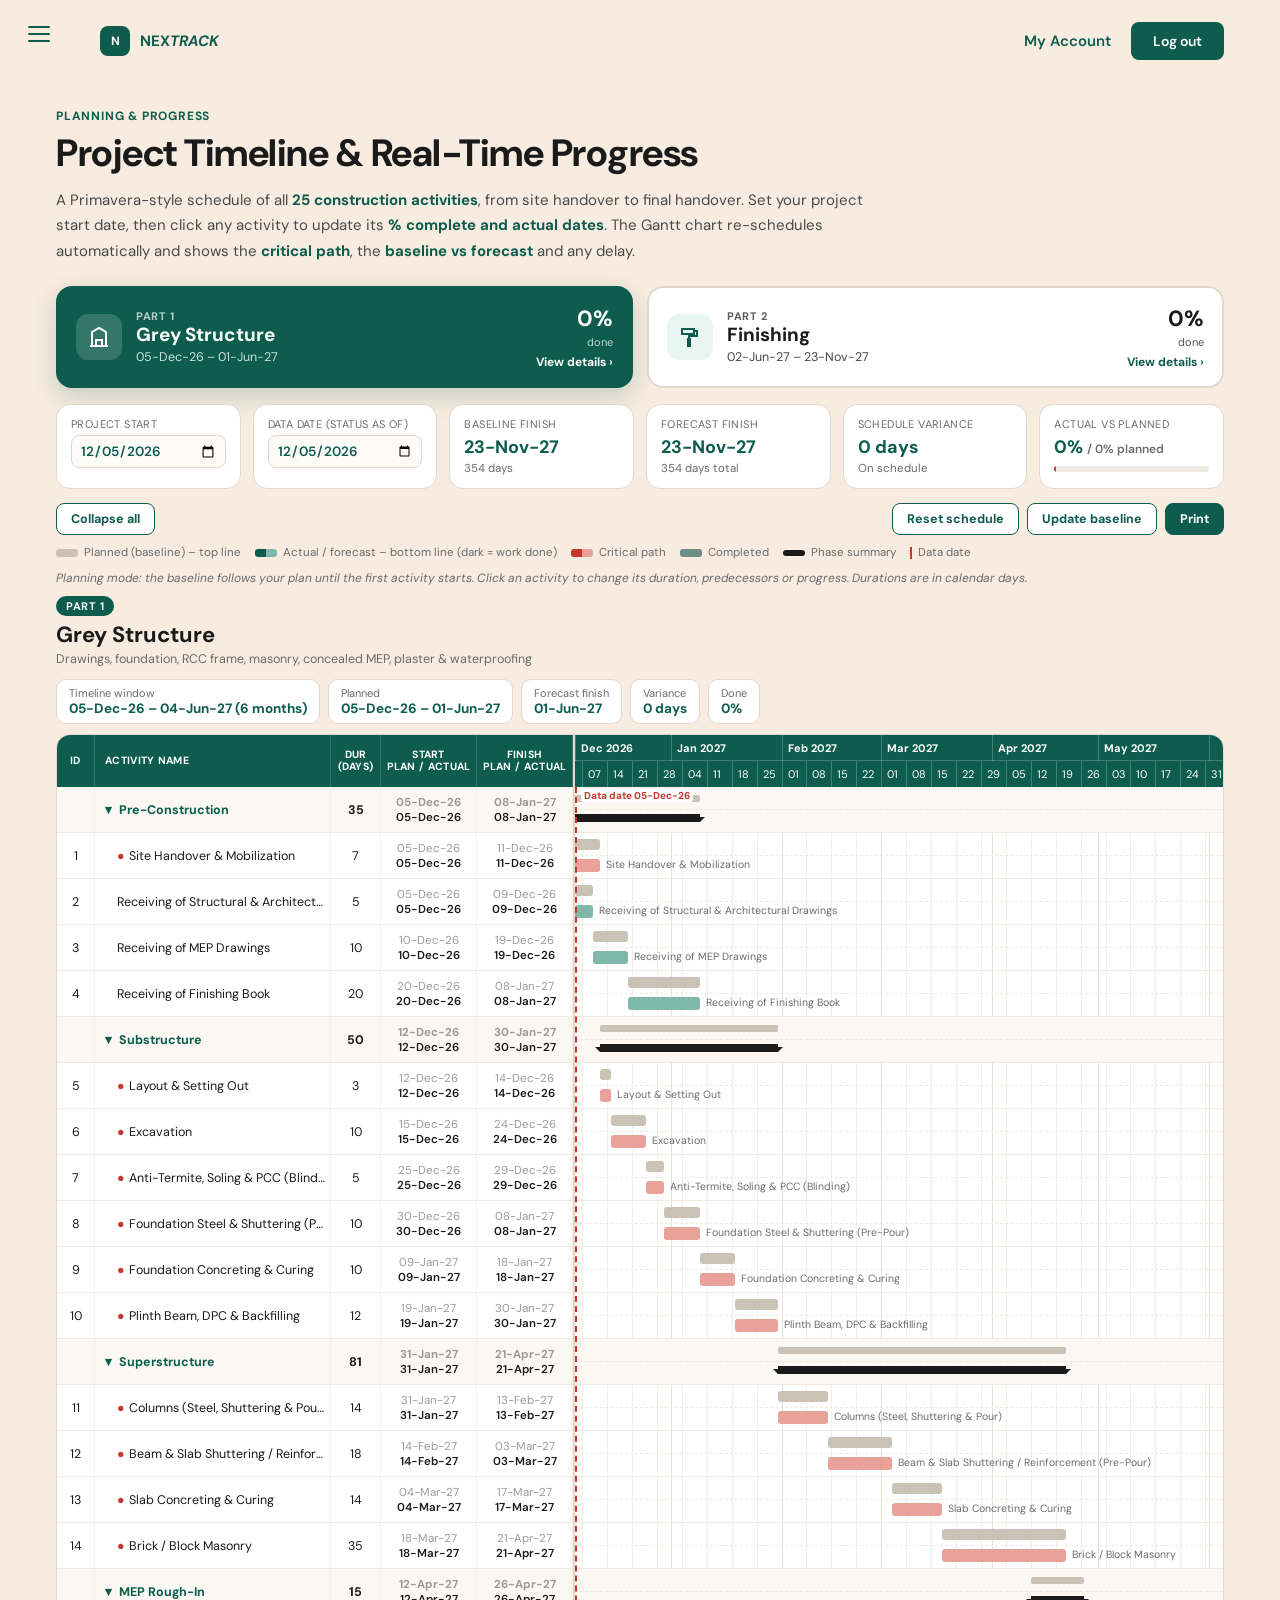
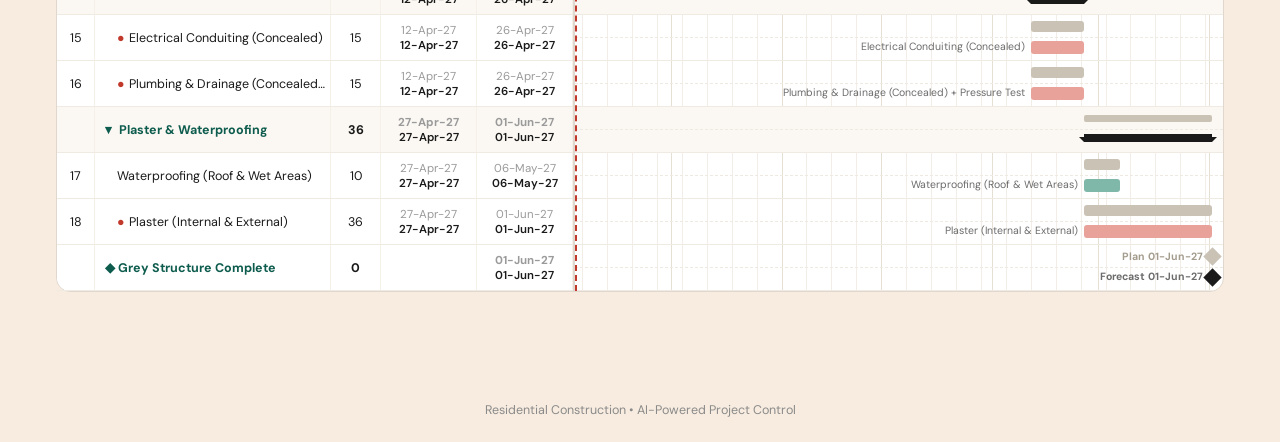
<file: progress-timeline.html>
<!DOCTYPE html>
<html lang="en">
<head>
<meta charset="UTF-8">
<meta name="viewport" content="width=device-width, initial-scale=1.0">
<title>Project Timeline &amp; Progress - NEXTRACK</title>
<link href="https://fonts.googleapis.com/css2?family=DM+Sans:wght@400;500;600;700&display=swap" rel="stylesheet">
<style>
* { margin:0; padding:0; box-sizing:border-box; }

body {
    font-family: 'DM Sans', sans-serif;
    background-color: #F7ECDF;
    color: #1A1A1A;
    min-height: 100vh;
    overflow-x: hidden;
}

/* ============ Hamburger + Sidebar (matches homepage) ============ */
.menu-btn {
    position: fixed; top: 18px; left: 20px; z-index: 300;
    background: none; border: none; cursor: pointer;
    display: flex; flex-direction: column; gap: 5px; padding: 8px;
}
.menu-btn span {
    display: block; width: 22px; height: 2px;
    background-color: #0D5C4D; border-radius: 2px; transition: all .3s ease;
}
.menu-btn.open span { background-color: #ffffff; }

.sidebar {
    width: 70px; background-color: #0D5C4D; height: 100vh;
    position: fixed; left: -70px; top: 0;
    display: flex; flex-direction: column; justify-content: space-between;
    align-items: center; padding: 20px 0; z-index: 250; transition: left .3s ease;
}
.sidebar.open { left: 0; }
.sidebar-logo { width:40px;height:40px;margin-top:48px;margin-bottom:18px;display:flex;align-items:center;justify-content:center;cursor:pointer; }
.sidebar-logo-text { width:34px;height:34px;background:#fff;color:#0D5C4D;border-radius:50%;display:flex;align-items:center;justify-content:center;font-weight:700;font-size:16px; }
.sidebar-nav { display:flex;flex-direction:column;gap:6px;align-items:center; }
.nav-item {
    width:44px;height:44px;border-radius:10px;border:none;background:transparent;
    color:rgba(255,255,255,.85);cursor:pointer;display:flex;align-items:center;justify-content:center;
    transition:.2s;position:relative;
}
.nav-item:hover { background-color: rgba(255,255,255,.15); color:#fff; }
.nav-item.active { background-color: rgba(255,255,255,.22); color:#fff; }
.nav-item::after {
    content: attr(data-tooltip); position:absolute; left:56px; top:50%; transform:translateY(-50%);
    background:#1A1A1A; color:#fff; padding:6px 12px; border-radius:6px; font-size:13px;
    white-space:nowrap; opacity:0; pointer-events:none; transition:opacity .2s; z-index:300;
}
.nav-item:hover::after { opacity:1; }
.sidebar-bottom { margin-bottom:10px; }
.user-avatar { width:36px;height:36px;border-radius:50%;background:#2ECC71;color:#fff;display:flex;align-items:center;justify-content:center;font-weight:600;font-size:15px; }

/* ============ Top bar ============ */
.top-bar {
    margin: 0 auto;
    display:flex; justify-content:space-between; align-items:center;
    padding: 22px 56px;
}
.brand-mini { display:flex; align-items:center; gap:10px; cursor:pointer; margin-left: 44px; }
.brand-mini .dot { width:30px;height:30px;border-radius:8px;background:#0D5C4D;color:#fff;display:flex;align-items:center;justify-content:center;font-weight:700;font-size:12px; }
.brand-mini span { font-weight:700; color:#0D5C4D; font-size:15px; }
.auth-buttons { display:flex; align-items:center; gap:20px; }
.sign-in { color:#0D5C4D; text-decoration:none; font-weight:600; font-size:15px; }
.sign-up { background:#0D5C4D; color:#fff; text-decoration:none; font-weight:600; font-size:14px; padding:10px 22px; border-radius:8px; }

/* ============ Page heading ============ */
.page-head { max-width:1320px; margin:0 auto; padding: 26px 56px 22px; }
.page-head .eyebrow { color:#0D5C4D; font-size:12px; font-weight:700; letter-spacing:.8px; text-transform:uppercase; margin-bottom:8px; }
.page-head h1 { font-size:38px; font-weight:700; line-height:1.15; letter-spacing:-0.5px; margin-bottom:12px; }
.page-head p { font-size:15px; color:#4a4a4a; line-height:1.7; max-width:820px; }
.page-head p b { color:#0D5C4D; }
.pt-wrap { max-width:1320px; margin:0 auto; padding: 0 56px 60px; }
.footer { text-align:center; padding:24px; font-size:12.5px; color:#8a8a8a; }

/* ============ Timeline app (scoped under .pt) ============ */
.pt { --g:#0D5C4D; --g2:#0A4D3C; --mint:#3ddc97; --line:#E0D8CE; --soft:#E8F5F1; --muted:#6B6B6B; --crit:#C0392B; --warn:#B7791F;
      --row:46px; font-size:13px; color:#1A1A1A; }
.pt input, .pt select, .pt button, .pt textarea { font-family:'DM Sans',sans-serif; }

.pt-controls { display:grid; grid-template-columns: repeat(6, 1fr); gap:12px; margin-bottom:14px; }
.pt-kpi { background:#fff; border:1px solid var(--line); border-radius:14px; padding:12px 14px; min-width:0; }
.pt-kpi small { display:block; font-size:11px; color:var(--muted); text-transform:uppercase; letter-spacing:.4px; margin-bottom:4px; }
.pt-kpi b { font-size:18px; color:var(--g); font-variant-numeric:tabular-nums; white-space:nowrap; }
.pt-kpi b.bad { color:var(--crit); } .pt-kpi b.good { color:#1e7b3c; }
.pt-kpi input { width:100%; border:1.5px solid var(--line); border-radius:8px; padding:6px 8px; font-size:13.5px; font-weight:600; color:var(--g); background:#FDFBF8; }
.pt-kpi input:focus { outline:none; border-color:var(--g); }
.pt-kpi .sub { font-size:11.5px; color:var(--muted); margin-top:2px; }
.pt-pbar { height:6px; background:#EFEAE1; border-radius:4px; margin-top:7px; position:relative; overflow:hidden; }
.pt-pbar i { position:absolute; left:0; top:0; bottom:0; background:var(--g); border-radius:4px; }
.pt-pbar i.plan { background:transparent; border-right:2px solid var(--crit); }

.pt-toolbar { display:flex; flex-wrap:wrap; gap:8px; align-items:center; margin-bottom:10px; }
.pt-seg { display:inline-flex; background:#fff; border:1px solid var(--line); border-radius:10px; padding:3px; }
.pt-seg button { border:0; background:transparent; padding:6px 12px; border-radius:7px; font-size:12.5px; font-weight:600; color:var(--muted); cursor:pointer; }
.pt-seg button.on { background:var(--g); color:#fff; }
.pt-btn { border:1px solid var(--g); background:var(--g); color:#fff; border-radius:8px; padding:7px 14px; font-size:12.5px; font-weight:700; cursor:pointer; }
.pt-btn:hover { background:var(--g2); }
.pt-btn.ghost { background:#fff; color:var(--g); }
.pt-btn.ghost:hover { background:var(--soft); }
.pt-spacer { flex:1; }
.pt-legend { display:flex; flex-wrap:wrap; gap:14px; font-size:11.5px; color:var(--muted); margin:0 0 10px; }
.pt-legend span { display:inline-flex; align-items:center; gap:6px; }
.pt-legend i { display:inline-block; width:22px; height:8px; border-radius:3px; }
.pt-note { font-size:12px; color:var(--muted); font-style:italic; margin-bottom:10px; }

/* part selector buttons */
.pt-tabs { display:grid; grid-template-columns:1fr 1fr; gap:14px; margin-bottom:16px; }
.pt-tab { text-align:left; background:#fff; border:2px solid var(--line); border-radius:16px; padding:16px 18px; cursor:pointer; transition:.2s; display:flex; gap:14px; align-items:center; color:#1A1A1A; }
.pt-tab:hover { border-color:var(--g); box-shadow:0 6px 20px rgba(13,92,77,.10); }
.pt-tab.on { border-color:var(--g); background:var(--g); color:#fff; box-shadow:0 8px 24px rgba(13,92,77,.22); }
.pt-tab-ic { flex:none; width:46px; height:46px; border-radius:12px; background:var(--soft); color:var(--g); display:flex; align-items:center; justify-content:center; }
.pt-tab.on .pt-tab-ic { background:rgba(255,255,255,.16); color:#fff; }
.pt-tab-tx { flex:1; min-width:0; }
.pt-tab-tx small { display:block; font-size:11px; font-weight:700; letter-spacing:.5px; text-transform:uppercase; opacity:.7; }
.pt-tab-tx b { display:block; font-size:19px; line-height:1.25; }
.pt-tab-tx span { display:block; font-size:12.5px; opacity:.8; margin-top:2px; }
.pt-tab-pct { flex:none; text-align:right; }
.pt-tab-pct b { font-size:22px; display:block; font-variant-numeric:tabular-nums; }
.pt-tab-pct span { font-size:11px; opacity:.75; }
.pt-tab-go { font-size:12px; font-weight:700; margin-top:4px; color:var(--g); }
.pt-tab.on .pt-tab-go { color:#fff; }
.pt-part[hidden] { display:none; }

/* two parts */
.pt-part { margin-bottom:26px; }
.pt-part-head { display:flex; flex-wrap:wrap; justify-content:space-between; align-items:flex-end; gap:12px 24px; margin:6px 0 10px; }
.pt-part-no { display:inline-block; background:var(--g); color:#fff; font-size:11px; font-weight:700; letter-spacing:.5px; text-transform:uppercase; padding:3px 10px; border-radius:20px; margin-bottom:6px; }
.pt-part-head h2 { font-size:22px; color:#1A1A1A; line-height:1.2; }
.pt-part-sub { font-size:12.5px; color:var(--muted); margin-top:2px; }
.pt-part-stats { display:flex; flex-wrap:wrap; gap:8px; }
.pt-pill { background:#fff; border:1px solid var(--line); border-radius:10px; padding:6px 12px; font-size:11px; color:var(--muted); line-height:1.3; }
.pt-pill b { display:block; font-size:13.5px; color:var(--g); font-variant-numeric:tabular-nums; }
.pt-pill b.bad { color:var(--crit); } .pt-pill b.good { color:#1e7b3c; }

/* grid + gantt */
.pt-scroll { background:#fff; border:1px solid var(--line); border-radius:14px; position:relative; }
.pt-table { display:flex; width:100%; }
.pt-left { flex:none; background:#fff; border-right:2px solid var(--line); border-radius:14px 0 0 14px; }
.pt-right { position:relative; flex:1; min-width:0; }
.pt-left .pt-head { border-radius:13px 0 0 0; } .pt-right .pt-head { border-radius:0 13px 0 0; overflow:hidden; }
.pt-body { overflow:hidden; border-radius:0 0 13px 0; }
.pt-head { position:sticky; top:0; z-index:3; height:52px; background:var(--g); color:#fff; }
.pt-left .pt-head { z-index:5; }
.pt-cols { display:grid; grid-template-columns: 38px 236px 50px 96px 96px; }
.pt-left .pt-head .pt-cols > div { font-size:10.5px; font-weight:700; text-transform:uppercase; letter-spacing:.3px; height:52px; display:flex; align-items:center; justify-content:center; text-align:center; padding:0 4px; border-right:1px solid rgba(255,255,255,.15); line-height:1.2; }
.pt-left .pt-head .pt-cols > div.l { justify-content:flex-start; padding-left:10px; }
.pt-row { height:var(--row); border-bottom:1px solid #F0EBE2; }
.pt-left .pt-row > div { display:flex; align-items:center; justify-content:center; padding:0 5px; white-space:nowrap; overflow:hidden; text-overflow:ellipsis; font-variant-numeric:tabular-nums; font-size:12.5px; border-right:1px solid #F5F1E9; }
.pt-left .pt-row > div.l { justify-content:flex-start; padding-left:10px; }
.pt-left .pt-row > div.nm { display:block; line-height:var(--row); }
.pt-left .pt-row > div.dt { flex-direction:column; gap:2px; font-size:11.5px; line-height:1.15; }
.pt-left .pt-row > div.dt .pl { color:#9A9A9A; }
.pt-left .pt-row > div.dt .ac { font-weight:600; }
.pt-row.sum .dt .ac { font-weight:700; }
.pt-row.act { cursor:pointer; }
.pt-row.act:hover, .pt-row.hl { background:#F2FAF7; }
.pt-row.sum { background:#FBF8F3; font-weight:700; }
.pt-row.sum .nm { color:var(--g); cursor:pointer; }
.pt-row.sum .nm::before { content:"▾ "; display:inline-block; width:14px; }
.pt-row.sum.closed .nm::before { content:"▸ "; }
.pt-row.ms { font-weight:700; }
.pt-row.ms .nm { color:var(--g); }
.pt-row.act .nm { padding-left:22px !important; }
.pt-var.bad { color:var(--crit); font-weight:700; } .pt-var.good { color:#1e7b3c; font-weight:700; }
.pt-crit-dot { color:var(--crit); font-weight:700; margin-right:4px; }
.pt-qc { width:10px; height:10px; border-radius:50%; display:inline-block; background:#E0D8CE; }
.pt-qc.q-done { background:#2ECC71; } .pt-qc.q-prog { background:#F2C94C; } .pt-qc.q-not { background:#E0D8CE; }

.pt-scale { position:absolute; left:0; right:0; height:26px; display:block; }
.pt-scale.top { top:0; border-bottom:1px solid rgba(255,255,255,.2); }
.pt-scale.bot { top:26px; }
.pt-tick { position:absolute; top:0; height:26px; font-size:11px; line-height:26px; padding-left:5px; border-left:1px solid rgba(255,255,255,.22); white-space:nowrap; overflow:hidden; }
.pt-scale.top .pt-tick { font-weight:700; }
.pt-body { position:relative; }
.pt-gridline { position:absolute; top:0; bottom:0; width:1px; background:#F2EEE7; }
.pt-gridline.major { background:#E6DFD3; }
.pt-dd { position:absolute; top:0; bottom:0; width:0; border-left:2px dashed var(--crit); z-index:2; }
.pt-dd span { position:absolute; top:2px; left:4px; font-size:10px; font-weight:700; color:var(--crit); background:#fff; padding:0 3px; border-radius:3px; white-space:nowrap; }
.pt-grow { position:relative; }
.pt-lane { position:absolute; left:0; right:0; top:22px; border-top:1px dashed #EFEAE1; }
.pt-bl { position:absolute; top:6px; height:11px; background:#C9C2B5; border-radius:3px; }
.pt-bar { position:absolute; top:26px; height:13px; border-radius:3px; background:#7FB8A8; overflow:hidden; }
.pt-bar i { position:absolute; left:0; top:0; bottom:0; background:var(--g); }
.pt-bar.crit { background:#E8A29A; } .pt-bar.crit i { background:var(--crit); }
.pt-bar.done { background:#6B8F86; } .pt-bar.done i { background:#4A6A62; }
.pt-lbl { position:absolute; top:25px; font-size:10.5px; color:var(--muted); white-space:nowrap; pointer-events:none; }
.pt-lbl.pl { top:5px; color:#A39B8C; }
.pt-sumbl { position:absolute; top:8px; height:7px; background:#C9C2B5; border-radius:2px; }
.pt-sumbar { position:absolute; top:27px; height:8px; background:#1A1A1A; }
.pt-sumbar::before, .pt-sumbar::after { content:""; position:absolute; bottom:-5px; border:5px solid transparent; border-top-color:#1A1A1A; }
.pt-sumbar::before { left:-5px; } .pt-sumbar::after { right:-5px; }
.pt-ms { position:absolute; top:26px; width:13px; height:13px; background:#1A1A1A; transform:rotate(45deg); margin-left:-6px; }
.pt-ms.pl { top:5px; background:#C9C2B5; }
.pt-ms.done { background:var(--g); }

/* edit panel */
.pt-overlay { position:fixed; inset:0; background:rgba(0,0,0,.45); z-index:1000; display:flex; align-items:center; justify-content:center; padding:16px; }
.pt-overlay[hidden] { display:none; }
.pt-modal { background:#fff; border-radius:18px; width:100%; max-width:560px; max-height:92vh; overflow:auto; padding:26px 26px 22px; box-shadow:0 20px 60px rgba(0,0,0,.3); }
.pt-modal h3 { font-size:18px; color:#1A1A1A; margin-bottom:4px; padding-right:30px; }
.pt-modal .ph { font-size:12px; color:var(--muted); margin-bottom:16px; }
.pt-close { float:right; border:0; background:none; font-size:26px; line-height:1; color:#999; cursor:pointer; }
.pt-close:hover { color:#1A1A1A; }
.pt-form { display:grid; grid-template-columns:1fr 1fr; gap:14px; }
.pt-f label { display:block; font-size:12px; font-weight:600; color:var(--g); margin-bottom:6px; }
.pt-f input, .pt-f textarea { width:100%; padding:10px 12px; border:1.5px solid var(--line); border-radius:10px; font-size:14px; background:#FDFBF8; color:#1A1A1A; }
.pt-f input:focus, .pt-f textarea:focus { outline:none; border-color:var(--g); }
.pt-f .hint { font-size:11px; color:#9A9A9A; margin-top:4px; }
.pt-f.full { grid-column:1/-1; }
.pt-range { display:flex; gap:10px; align-items:center; }
.pt-range input[type=range] { flex:1; accent-color:var(--g); padding:0; border:0; background:none; }
.pt-range input[type=number] { width:80px; }
.pt-info { margin-top:16px; background:#FBF8F3; border:1px solid var(--line); border-radius:12px; padding:12px 14px; display:grid; grid-template-columns:1fr 1fr; gap:8px 16px; font-size:12.5px; }
.pt-info div span { display:block; color:var(--muted); font-size:11px; }
.pt-info div b { font-variant-numeric:tabular-nums; }
.pt-info div b .pt-qc { display:inline-block; vertical-align:-1px; margin-right:4px; }
.pt-modal-actions { display:flex; flex-wrap:wrap; gap:8px; margin-top:18px; }
.pt-modal-actions a { text-decoration:none; }

@media (max-width: 980px) {
  .pt-controls { grid-template-columns: repeat(3, 1fr); }
}
@media (max-width: 760px) {
  .pt-tabs { grid-template-columns:1fr; gap:10px; }
  .pt-tab { padding:12px 14px; }
  .pt-tab-tx b { font-size:17px; }
  .top-bar { padding: 18px 20px; }
  .brand-mini { margin-left: 40px; }
  .page-head { padding: 16px 16px 18px; }
  .page-head h1 { font-size:28px; }
  .pt-wrap { padding: 0 16px 50px; }
  .pt-controls { grid-template-columns: repeat(2, 1fr); gap:10px; }
  .pt-cols { grid-template-columns: 26px 118px 34px; }
  .pt-cols > .c-st, .pt-cols > .c-fi { display:none !important; }
  .pt-lbl { display:none; }
  .pt-left .pt-row > div.nm { font-size:11.5px; }
  .pt-row.act .nm { padding-left:14px !important; }
  .pt-form, .pt-info { grid-template-columns:1fr; }
  .pt-modal { padding:22px 18px 18px; }
}

/* ============ Mobile polish (added): header, home screen, scrollable Gantt ============ */
.bm-text { display:flex; flex-direction:column; line-height:1.1; }
.bm-text small, .acct-btn, .logout-nav, .pm-homebox, .pm-bg, .pm-back { display:none; }
html { -webkit-text-size-adjust:100%; }
.sidebar { height:100vh; height:100dvh; overflow-y:auto; }
.pt-part-head > *, .pt-scroll { min-width:0; }
@media (hover: none) { .nav-item::after { display:none; } }
.bg-deco{position:fixed; inset:0; z-index:0; pointer-events:none; overflow:hidden;}
.bg-deco::before{content:""; position:absolute; inset:0; background-image:radial-gradient(rgba(13,92,77,.13) 1px, transparent 1.4px); background-size:26px 26px;
  -webkit-mask-image:radial-gradient(ellipse 70% 60% at 50% 45%, transparent 35%, #000 85%); mask-image:radial-gradient(ellipse 70% 60% at 50% 45%, transparent 35%, #000 85%);}
.bg-blob{position:absolute; border-radius:50%; filter:blur(50px); opacity:.55;}
.bg-blob.b1{width:460px;height:460px;background:#CFE7DE;top:-140px;left:-120px;}
.bg-blob.b2{width:520px;height:520px;background:#F1D9B5;bottom:-200px;right:-160px;opacity:.6;}
.bg-blob.b3{width:300px;height:300px;background:#D9EDE6;top:38%;right:6%;opacity:.45;}
.bg-city{position:absolute; left:0; right:0; bottom:calc(178px + env(safe-area-inset-bottom)); width:100%; height:150px;}
@media screen and (max-width: 1100px) { .pt-controls { grid-template-columns:repeat(3,minmax(0,1fr)); } }
@media screen and (max-width: 760px) {
  /* header like the other pages */
  .top-bar { position:sticky; top:0; z-index:200; background:#fff; padding:0 16px; height:64px; box-shadow:0 1px 8px rgba(0,0,0,.08); }
  .menu-btn, .menu-btn.open { top:12px; left:8px; padding:11px 10px; background:transparent; box-shadow:none; border-radius:10px; }
  .menu-btn span { background-color:#2b2b2b; height:2px; }
  .menu-btn.open span { background-color:#fff; }
  .brand-mini { margin-left:44px; gap:10px; }
  .brand-mini .dot { width:36px; height:36px; border-radius:50%; font-size:15px; font-style:italic; }
  .bm-text b { font-size:20px; letter-spacing:-.2px; color:#15233A; }
  .bm-text em { color:#0D5C4D; font-style:normal; }
  .bm-text small { display:block; font-size:8.5px; font-weight:700; letter-spacing:.5px; text-transform:uppercase; color:#E8652B; margin-top:3px; white-space:nowrap; }
  .top-bar .auth-buttons { display:none; }
  .acct-btn { display:flex; align-items:center; justify-content:center; width:44px; height:44px; border-radius:10px; background:#0D7A33; color:#fff; flex:none; text-decoration:none; -webkit-tap-highlight-color:transparent; }
  .logout-nav { display:flex; margin-bottom:12px; }

  /* ---- home screen ---- */
  body.pm-home { overflow:hidden; height:100vh; height:100dvh; }
  body.pm-home .pm-bg { display:block; }
  body.pm-home .top-bar { background:transparent; box-shadow:none; }
  body.pm-home .page-head, body.pm-home .pt-wrap, body.pm-home .footer { display:none; }
  body.pm-home .pm-homebox { display:flex; flex-direction:column; position:fixed; top:64px; left:0; right:0; bottom:0; z-index:1; padding:0 16px calc(14px + env(safe-area-inset-bottom)); }
  .pm-hero { display:flex; flex-direction:column; align-items:center; text-align:center; margin:auto 0; padding:0 4px; }
  .pm-pill { display:inline-flex; align-items:center; gap:8px; background:rgba(255,255,255,.75); border:1px solid #E6DCCD; color:#0D5C4D; font-size:12.5px; font-weight:600; padding:6px 14px; border-radius:20px; margin-bottom:14px; backdrop-filter:blur(6px); }
  .pm-pill i { width:8px; height:8px; border-radius:50%; background:#2ECC71; box-shadow:0 0 0 3px rgba(46,204,113,.2); }
  .pm-hero h1 { margin:0 0 8px; font-size:30px; color:#0D5C4D; letter-spacing:-.3px; line-height:1.15; }
  .pm-hero p { margin:0 0 18px; font-size:14px; color:#6B6B6B; line-height:1.45; max-width:300px; }
  .pm-glance { display:grid; grid-template-columns:repeat(3,1fr); gap:8px; width:100%; max-width:340px; }
  .pm-glance div { background:rgba(255,255,255,.8); border:1px solid #EADFD0; border-radius:14px; padding:10px 4px; }
  .pm-glance small { display:block; font-size:10.5px; color:#8A7F70; text-transform:uppercase; letter-spacing:.4px; margin-bottom:3px; }
  .pm-glance b { font-size:15px; color:#0D5C4D; }
  .pm-glance b.bad { color:#C0392B; } .pm-glance b.good { color:#1e7b3c; }
  .pm-search { display:flex; align-items:center; gap:10px; background:#fff; border:1.5px solid #0D5C4D; border-radius:28px; height:54px; padding:5px 6px 5px 16px; box-shadow:0 4px 18px rgba(13,92,77,.10); color:#6B6B6B; flex:none; }
  .pm-search input { flex:1; min-width:0; border:0; outline:0; background:transparent; font:inherit; font-size:16px; color:#1A1A1A; -webkit-appearance:none; appearance:none; }
  .pm-search button { width:40px; height:40px; border:0; border-radius:50%; background:#0D5C4D; color:#fff; font-size:18px; cursor:pointer; flex:none; }
  .pm-msg { min-height:18px; font-size:12.5px; color:#a1192b; text-align:center; padding:4px 0 6px; flex:none; }
  .pm-dock { display:grid; grid-template-columns:repeat(3,1fr); gap:8px; flex:none; }
  .pm-dock button { display:flex; flex-direction:column; align-items:center; gap:6px; padding:12px 2px 10px; background:rgba(255,255,255,.88); border:1px solid #EADFD0; border-radius:16px; color:#0D5C4D; font-family:inherit; font-size:11.5px; font-weight:600; line-height:1.2; cursor:pointer; -webkit-tap-highlight-color:transparent; }
  .pm-dock span { text-align:center; }
  .pm-dock button:active { background:#E8F5F1; border-color:#0D5C4D; }

  /* ---- inner views ---- */
  body:not(.pm-home) .pm-back { display:inline-flex; align-items:center; margin:14px 16px 0; padding:8px 16px; border:1.5px solid #0D5C4D; background:#fff; color:#0D5C4D; border-radius:20px; font:700 13px 'DM Sans',sans-serif; cursor:pointer; }
  .page-head { display:none; }
  .pt-tabs { display:none; }
  .pt-wrap { padding:12px 12px 40px; }
  body.pm-p1 .pt-controls, body.pm-p2 .pt-controls, body.pm-p1 .pt-note, body.pm-p2 .pt-note,
  body.pm-ov .pt-part, body.pm-ov .pt-tabs { display:none; }
  body.pm-p1 .pt-toolbar > :not(#pt-expand), body.pm-p2 .pt-toolbar > :not(#pt-expand) { display:none; }
  body.pm-ov .pt-legend { display:none; }
  .pt-controls { grid-template-columns:repeat(2,minmax(0,1fr)); gap:10px; }
  .pt-kpi { padding:11px 12px; }
  .pt-kpi input { font-size:16px; padding:9px 8px; }
  .pt-kpi b { font-size:16px; }
  .pt-toolbar .pt-btn { padding:10px 14px; font-size:13px; }
  .pt-legend { flex-wrap:nowrap; overflow-x:auto; -webkit-overflow-scrolling:touch; gap:14px; font-size:11px; margin-bottom:8px; padding-bottom:4px; }
  .pt-legend span { flex:none; white-space:nowrap; }
  .pt-toolbar { margin-bottom:8px; }
  .pt-toolbar .pt-btn { line-height:1.2; }
  .pt-part-head { margin-top:2px; }
  .pt-part-head h2 { font-size:20px; }
  .pt-part-stats { flex-wrap:nowrap; overflow-x:auto; -webkit-overflow-scrolling:touch; width:100%; padding-bottom:4px; }
  .pt-pill { flex:none; }

  /* Gantt: sticky left columns, chart scrolls sideways */
  .pt-scroll { overflow-x:auto; -webkit-overflow-scrolling:touch; }
  .pt-table { min-width:860px; }
  .pt-left { position:sticky; left:0; z-index:6; }
  .pt-cols { grid-template-columns:26px 132px 36px; }
  .pt-left .pt-row > div.nm { display:flex; align-items:center; white-space:normal; line-height:1.15; font-size:11px; padding-right:4px; }
  .pt-left .pt-head .pt-cols > div { font-size:9.5px; }

  /* edit panel = bottom sheet */
  .pt-overlay { align-items:flex-end; padding:0; }
  .pt-modal { max-width:none; border-radius:20px 20px 0 0; max-height:92vh; max-height:92dvh; padding:20px 16px calc(18px + env(safe-area-inset-bottom)); }
  .pt-f input, .pt-f textarea { font-size:16px; }
  .pt-form { grid-template-columns:1fr 1fr; gap:12px; }
  .pt-f.full { grid-column:1/-1; }
  .pt-info { grid-template-columns:1fr 1fr; }
  .pt-modal-actions { display:grid; grid-template-columns:1fr 1fr; }
  .pt-modal-actions .pt-btn { text-align:center; padding:11px 8px; }
  .pt-modal-actions .pt-spacer { display:none; }
  .pt-modal-actions #pt-m-done { grid-column:1/-1; padding:13px; font-size:14px; }
}

/* ---- activity cards timeline (phone) ---- */
.pm-vh, .pm-cards, .pm-fdock { display:none; }
@media screen and (max-width: 760px) {
  body:not(.pm-home) .pm-back { display:none; }
  body.pm-p1 .pm-vh, body.pm-p2 .pm-vh, body.pm-ov .pm-vh { display:flex; align-items:center; justify-content:space-between; gap:10px; margin:2px 0 14px; }
  .pm-vh h2 { font-size:18px; font-weight:700; color:#1A1A1A; text-align:center; flex:1; }
  .pm-circ { flex:none; width:44px; height:44px; border-radius:50%; border:0; background:#fff; color:#1A1A1A; display:flex; align-items:center; justify-content:center; box-shadow:0 2px 10px rgba(60,40,10,.08); cursor:pointer; -webkit-tap-highlight-color:transparent; }
  .pm-circ.sq { border-radius:14px; }
  body.pm-p1 .pm-cards, body.pm-p2 .pm-cards { display:block; }
  body.pm-p1:not(.pm-gantt) .pt-part, body.pm-p2:not(.pm-gantt) .pt-part,
  body.pm-p1:not(.pm-gantt) .pt-toolbar, body.pm-p2:not(.pm-gantt) .pt-toolbar,
  body.pm-p1:not(.pm-gantt) .pt-legend, body.pm-p2:not(.pm-gantt) .pt-legend { display:none; }
  body.pm-gantt #pmChips, body.pm-gantt #pmTl, body.pm-gantt .pm-sort { display:none; }
  body.pm-gantt .pm-sortrow { justify-content:flex-end; }
  body.pm-gantt #pmGanttBtn { background:#1A1A1A; color:#fff; }
  .pt-wrap { padding-bottom:110px; }
  .pm-chips { display:flex; gap:8px; overflow-x:auto; -webkit-overflow-scrolling:touch; margin:0 -12px 12px; padding:0 12px 2px; scrollbar-width:none; }
  .pm-chips::-webkit-scrollbar { display:none; }
  .pm-chip { flex:none; border:0; background:#fff; color:#1A1A1A; font:600 13.5px 'DM Sans',sans-serif; padding:12px 18px; border-radius:26px; cursor:pointer; box-shadow:0 2px 8px rgba(60,40,10,.06); white-space:nowrap; }
  .pm-chip.on { background:#1A1A1A; color:#fff; }
  .pm-sortrow { display:flex; align-items:center; justify-content:space-between; gap:10px; margin-bottom:16px; }
  .pm-sort { display:inline-flex; align-items:center; gap:6px; background:#fff; border-radius:22px; padding:0 12px 0 16px; height:44px; font-size:13px; color:#6B6B6B; box-shadow:0 2px 8px rgba(60,40,10,.06); }
  .pm-sort select { border:0; background:transparent; font:700 13px 'DM Sans',sans-serif; color:#1A1A1A; padding:10px 2px; outline:0; }
  .pm-tl { position:relative; padding-left:36px; }
  .pm-empty { text-align:center; color:#8A7F70; font-size:14px; padding:30px 0; }
  .pm-it { --c:#B9B0A2; position:relative; margin-bottom:14px; }
  .pm-it.s-prog { --c:#F26A1B; } .pm-it.s-done { --c:#1FA33A; } .pm-it.s-late { --c:#E5383B; }
  .pm-it::before { content:""; position:absolute; left:-27px; top:40px; bottom:-18px; width:2px; background:var(--c); opacity:.35; }
  .pm-it:last-child::before { display:none; }
  .pm-dot { position:absolute; left:-36px; top:20px; width:20px; height:20px; border-radius:50%; border:3px solid var(--c); background:var(--c); box-shadow:inset 0 0 0 3px #fff; }
  .pm-card { background:#fff; border-radius:20px; padding:14px 14px 12px; box-shadow:0 4px 18px rgba(60,40,10,.07); cursor:pointer; -webkit-tap-highlight-color:transparent; }
  .pm-card:active { transform:scale(.99); }
  .pm-top { display:flex; align-items:center; gap:12px; }
  .pm-ico { flex:none; width:44px; height:44px; border-radius:50%; background:var(--c); color:#fff; display:flex; align-items:center; justify-content:center; }
  .pm-tx { flex:1; min-width:0; }
  .pm-tx b { display:block; font-size:14.5px; line-height:1.25; color:#1A1A1A; }
  .pm-tx small { display:block; margin-top:3px; font-size:12px; color:#8A7F70; }
  .pm-pill2 { flex:none; align-self:flex-start; font-size:11px; font-weight:600; color:var(--c); border:1px solid var(--c); background:#fff; padding:4px 10px; border-radius:14px; white-space:nowrap; }
  .pm-mid { display:flex; align-items:center; justify-content:space-between; gap:8px; margin:14px 0 12px; font-size:12px; color:#555; }
  .pm-mid span { display:inline-flex; align-items:center; gap:8px; min-width:0; }
  .pm-mid em { font-style:normal; display:inline-flex; align-items:center; gap:5px; font-size:11.5px; color:#6B6B6B; background:#F4EFE6; padding:4px 9px; border-radius:12px; white-space:nowrap; }
  .pm-mid em i { width:8px; height:8px; border-radius:50%; background:#E0D8CE; display:inline-block; }
  .pm-mid em i.q-done { background:#2ECC71; } .pm-mid em i.q-prog { background:#F2C94C; }
  .pm-prog { display:flex; align-items:center; gap:12px; }
  .pm-bar { position:relative; flex:1; height:8px; border-radius:6px; background:#EFE9DF; }
  .pm-bar i { position:absolute; left:0; top:0; bottom:0; border-radius:6px; background:var(--c); }
  .pm-bar u { position:absolute; top:50%; width:20px; height:20px; margin:-10px 0 0 -10px; border-radius:50%; background:#fff; border:2px solid var(--c); box-shadow:0 2px 6px rgba(0,0,0,.18); text-decoration:none; }
  .pm-prog b { flex:none; min-width:38px; text-align:right; font-size:13px; color:#1A1A1A; font-variant-numeric:tabular-nums; }


  /* overall summary card + month strip */
  .pm-sum { position:relative; overflow:hidden; background:linear-gradient(135deg,#0F7A64 0%,#0D5C4D 55%,#0A4D3C 100%); color:#fff; border-radius:24px; padding:20px 20px 18px; margin-bottom:16px; box-shadow:0 10px 26px rgba(13,92,77,.28); }
  .pm-sum::before { content:""; position:absolute; right:-50px; top:-60px; width:190px; height:190px; border-radius:50%; background:rgba(255,255,255,.09); }
  .pm-sum::after { content:""; position:absolute; right:30px; bottom:-70px; width:150px; height:150px; border-radius:50%; background:rgba(255,255,255,.06); }
  .pm-sum > * { position:relative; z-index:1; }
  .pm-sum .eb { font-size:13px; opacity:.85; margin-bottom:6px; }
  .pm-sum h3 { font-size:28px; line-height:1.1; font-weight:700; letter-spacing:-.4px; margin-bottom:14px; }
  .pm-sum .rng { display:flex; flex-wrap:wrap; align-items:center; gap:8px; font-size:13px; margin-bottom:4px; }
  .pm-sum .rng b { font-weight:700; }
  .pm-sum .mchip { background:rgba(255,255,255,.18); border-radius:12px; padding:3px 10px; font-size:12px; font-weight:600; }
  .pm-sum .stt { display:flex; align-items:center; gap:7px; font-size:13px; font-weight:600; margin:8px 0 14px; }
  .pm-sum .stt i { width:9px; height:9px; border-radius:50%; background:#6EE7A8; box-shadow:0 0 0 3px rgba(110,231,168,.25); }
  .pm-sum .stt.late i { background:#FF8A80; box-shadow:0 0 0 3px rgba(255,138,128,.25); }
  .pm-sum .stt.idle i { background:#E5E0D5; box-shadow:0 0 0 3px rgba(229,224,213,.25); }
  .pm-sum .bar { height:8px; border-radius:6px; background:rgba(255,255,255,.22); overflow:hidden; margin-bottom:6px; }
  .pm-sum .bar i { display:block; height:100%; background:#fff; border-radius:6px; }
  .pm-sum .bl { display:flex; justify-content:space-between; font-size:11.5px; opacity:.9; margin-bottom:14px; }
  .pm-sum .grid { display:grid; grid-template-columns:repeat(4,minmax(0,1fr)); gap:8px; }
  .pm-sum .grid div { background:rgba(255,255,255,.14); border-radius:12px; padding:8px 6px; text-align:center; }
  .pm-sum .grid small { display:block; font-size:9.5px; text-transform:uppercase; letter-spacing:.3px; opacity:.8; margin-bottom:3px; white-space:nowrap; }
  .pm-sum .grid b { font-size:13px; white-space:nowrap; }
  .pm-months { display:flex; gap:8px; overflow-x:auto; -webkit-overflow-scrolling:touch; margin:0 -12px 14px; padding:0 12px 4px; scrollbar-width:none; }
  .pm-months::-webkit-scrollbar { display:none; }
  .pm-mo { flex:none; min-width:58px; border:1.5px solid #E0D8CE; background:#fff; border-radius:12px; padding:8px 6px 7px; text-align:center; cursor:pointer; font-family:inherit; color:#1A1A1A; -webkit-tap-highlight-color:transparent; }
  .pm-mo b { display:block; font-size:13px; }
  .pm-mo small { display:block; font-size:10px; color:#8A7F70; margin-top:2px; }
  .pm-mo.now { border-color:#0D5C4D; }
  .pm-mo.on { background:#0D5C4D; border-color:#0D5C4D; color:#fff; }
  .pm-mo.on small { color:rgba(255,255,255,.75); }
  body.pm-gantt .pm-months { display:none; }

  /* floating dock */
  body.pm-p1 .pm-fdock, body.pm-p2 .pm-fdock, body.pm-ov .pm-fdock { display:flex; position:fixed; left:50%; transform:translateX(-50%); bottom:calc(14px + env(safe-area-inset-bottom)); z-index:150; gap:4px; padding:7px; background:rgba(255,255,255,.82); backdrop-filter:blur(14px); -webkit-backdrop-filter:blur(14px); border:1px solid rgba(255,255,255,.9); border-radius:40px; box-shadow:0 8px 28px rgba(40,30,10,.18); }
  .pm-fdock button { width:54px; height:50px; border:0; border-radius:28px; background:transparent; color:#4a4a4a; display:flex; align-items:center; justify-content:center; cursor:pointer; -webkit-tap-highlight-color:transparent; }
  body.pm-p1 .pm-fdock [data-v="1"], body.pm-p2 .pm-fdock [data-v="2"], body.pm-ov .pm-fdock [data-v="ov"] { background:#1A1A1A; color:#fff; width:62px; }
}
@media screen and (max-width: 760px) and (max-height: 660px) { .bg-city { height:100px; bottom:150px; } .pm-hero p { display:none; } }
@media screen and (max-width: 380px) { .pt-form { grid-template-columns:1fr; } }
@media print {
  @page { size: A3 landscape; margin: 10mm; }
  .menu-btn, .sidebar, .top-bar, .page-head, .footer, .pt-toolbar, .pt-note, .pt-overlay { display:none !important; }
  .pt-wrap { padding:0; max-width:none; }
  .pt-scroll { max-height:none; overflow:visible; border:0; }
  .pt-head { position:static; }
  .pt-controls { grid-template-columns: repeat(6, 1fr); }
  * { -webkit-print-color-adjust:exact; print-color-adjust:exact; }
}
</style>
</head>
<body class="pm-home">

<button class="menu-btn" id="menuBtn"><span></span><span></span><span></span></button>

<aside class="sidebar" id="sidebar">
    <div class="sidebar-top">
        <div class="sidebar-logo" onclick="window.location.href='app.html'" title="Back to NEXTRACK Assistant">
            <div class="sidebar-logo-text">N</div>
        </div>
        <nav class="sidebar-nav">
            <button class="nav-item" data-tooltip="Search">
                <svg width="20" height="20" viewBox="0 0 24 24" fill="none" stroke="currentColor" stroke-width="2"><circle cx="11" cy="11" r="8"></circle><path d="m21 21-4.3-4.3"></path></svg>
            </button>
            <button class="nav-item" data-tooltip="New Chat">
                <svg width="20" height="20" viewBox="0 0 24 24" fill="none" stroke="currentColor" stroke-width="2"><path d="M12 5v14M5 12h14"></path></svg>
            </button>
            <button class="nav-item" data-tooltip="Calculate Budget" onclick="window.location.href='calculate-budget.html'">
                <svg width="20" height="20" viewBox="0 0 24 24" fill="none" stroke="currentColor" stroke-width="2"><rect x="4" y="2" width="16" height="20" rx="2"></rect><path d="M8 6h8M8 10h8M8 14h4"></path></svg>
            </button>
            <button class="nav-item" data-tooltip="Construction SOP's">
                <svg width="20" height="20" viewBox="0 0 24 24" fill="none" stroke="currentColor" stroke-width="2"><path d="M4 19.5A2.5 2.5 0 0 1 6.5 17H20"></path><path d="M6.5 2H20v20H6.5A2.5 2.5 0 0 1 4 19.5v-15A2.5 2.5 0 0 1 6.5 2z"></path></svg>
            </button>
            <button class="nav-item" data-tooltip="Quality Checklists" onclick="window.location.href='quality-checklist.html'">
                <svg width="20" height="20" viewBox="0 0 24 24" fill="none" stroke="currentColor" stroke-width="2"><path d="M9 11l3 3L22 4"></path><path d="M21 12v7a2 2 0 0 1-2 2H5a2 2 0 0 1-2-2V5a2 2 0 0 1 2-2h11"></path></svg>
            </button>
            <button class="nav-item" data-tooltip="Project" onclick="window.location.href='budget-tracking-system.html'">
                <svg width="20" height="20" viewBox="0 0 24 24" fill="none" stroke="currentColor" stroke-width="2"><path d="M3 9l9-7 9 7v11a2 2 0 0 1-2 2H5a2 2 0 0 1-2-2z"></path><polyline points="9 22 9 12 15 12 15 22"></polyline></svg>
            </button>
            <button class="nav-item" data-tooltip="History">
                <svg width="20" height="20" viewBox="0 0 24 24" fill="none" stroke="currentColor" stroke-width="2"><circle cx="12" cy="12" r="10"></circle><polyline points="12 6 12 12 16 14"></polyline></svg>
            </button>
        </nav>
    </div>
    <div class="sidebar-bottom">
        <button class="nav-item logout-nav" data-tooltip="Log out" aria-label="Log out" onclick="try{localStorage.removeItem('nextrack-user')}catch(e){};window.location.href='index.html'">
            <svg width="20" height="20" viewBox="0 0 24 24" fill="none" stroke="currentColor" stroke-width="2" stroke-linecap="round" stroke-linejoin="round"><path d="M9 21H5a2 2 0 0 1-2-2V5a2 2 0 0 1 2-2h4"/><path d="m16 17 5-5-5-5"/><path d="M21 12H9"/></svg>
        </button>
        <div class="user-avatar"><span>B</span></div>
    </div>
</aside>

<header class="top-bar">
    <div class="brand-mini" onclick="window.location.href='app.html'">
        <div class="dot">N</div>
        <span class="bm-text"><b>NEX<em>TRACK</em></b><small>Your Home. Our Priority.</small></span>
    </div>
    <div class="auth-buttons">
        <a href="app.html" class="sign-in">My Account</a>
        <a href="index.html" class="sign-up" onclick="try{localStorage.removeItem('nextrack-user')}catch(e){}">Log out</a>
    </div>
    <a href="app.html" class="acct-btn" aria-label="My Account">
        <svg width="22" height="22" viewBox="0 0 24 24" fill="none" stroke="currentColor" stroke-width="2" stroke-linecap="round" stroke-linejoin="round"><circle cx="12" cy="8" r="4"/><path d="M4 21c0-4 4-6 8-6s8 2 8 6"/></svg>
    </a>
</header>

<div class="bg-deco pm-bg" aria-hidden="true">
        <div class="bg-blob b1"></div><div class="bg-blob b2"></div><div class="bg-blob b3"></div>
        <svg class="bg-city" viewBox="0 0 1600 230" preserveAspectRatio="xMidYMax slice" fill="none" stroke="#0D5C4D" stroke-width="1.4" stroke-linecap="round" stroke-linejoin="round">
            <g opacity=".35">
                <!-- ground line -->
                <path d="M0 220 H1600"/>
                <!-- left: finished house -->
                <path d="M60 220 V130 L150 70 L240 130 V220"/><path d="M40 138 L150 62 L260 138"/>
                <rect x="85" y="150" width="34" height="30"/><rect x="180" y="150" width="34" height="30"/><path d="M135 220 V178 H165 V220"/>
                <!-- tree -->
                <path d="M300 220 V180"/><circle cx="300" cy="165" r="22"/>
                <!-- middle-left: two-storey under construction with scaffolding -->
                <path d="M380 220 V90 H560 V220"/><path d="M370 150 H570"/><path d="M370 90 H570"/>
                <path d="M420 220 V90 M470 220 V90 M520 220 V90" stroke-dasharray="4 5"/>
                <path d="M355 220 V70 M380 70 H355 M355 120 H380 M355 170 H380"/><path d="M355 120 L380 170 M380 120 L355 170"/>
                <rect x="400" y="105" width="30" height="30"/><rect x="495" y="105" width="30" height="30"/>
            </g>
            <g opacity=".3">
                <!-- right: crane -->
                <path d="M1320 220 V40"/><path d="M1334 220 V40"/>
                <path d="M1320 60 L1334 80 M1334 80 L1320 100 M1320 100 L1334 120 M1334 120 L1320 140 M1320 140 L1334 160 M1320 160 L1334 180 M1334 180 L1320 200"/>
                <path d="M1180 40 H1540"/><path d="M1180 52 H1540"/><path d="M1327 40 L1327 18 L1200 40 M1327 18 L1540 40"/>
                <path d="M1480 52 V120"/><path d="M1468 120 H1492 V136 H1468 Z"/>
                <rect x="1200" y="52" width="40" height="22"/>
                <!-- right building frame -->
                <path d="M1380 220 V120 H1560 V220"/><path d="M1380 170 H1560"/><path d="M1440 220 V120 M1500 220 V120"/>
                <path d="M1390 120 V104 M1450 120 V104 M1510 120 V104 M1550 120 V104"/>
            </g>
            <g opacity=".22">
                <!-- small homes in the distance -->
                <path d="M700 220 V185 L730 165 L760 185 V220"/><path d="M780 220 V190 L805 172 L830 190 V220"/>
                <path d="M1010 220 V180 L1045 158 L1080 180 V220"/><path d="M1100 220 V192 L1122 176 L1144 192 V220"/>
                <path d="M880 220 V200"/><circle cx="880" cy="190" r="14"/><path d="M960 220 V196"/><circle cx="960" cy="184" r="17"/>
            </g>
        </svg>
    </div>

<!-- PHONE HOME (clean: title, glance, search bar, buttons) -->
<div class="pm-homebox" id="pmHome">
    <div class="pm-hero">
        <div class="pm-pill"><i></i><span>Planning &amp; Progress · 25 activities</span></div>
        <h1>Project Timeline</h1>
        <p>Schedule, Gantt chart aur progress, site handover se final handover tak</p>
        <div class="pm-glance">
            <div><small>Actual</small><b id="pmAct">0%</b></div>
            <div><small>Planned</small><b id="pmPlan">0%</b></div>
            <div><small>Variance</small><b id="pmVar">0 d</b></div>
        </div>
    </div>
    <form class="pm-search" id="pmSearch" autocomplete="off">
        <svg width="18" height="18" viewBox="0 0 24 24" fill="none" stroke="currentColor" stroke-width="2"><circle cx="11" cy="11" r="8"/><path d="m21 21-4.3-4.3"/></svg>
        <input id="pmInput" type="search" placeholder="Find an activity, e.g. slab or 12" aria-label="Find an activity (opens it to update progress)">
        <button type="submit" aria-label="Open">↑</button>
    </form>
    <div class="pm-msg" id="pmMsg" aria-live="polite"></div>
    <nav class="pm-dock" aria-label="Quick actions">
        <button type="button" data-v="1"><svg width="22" height="22" viewBox="0 0 24 24" fill="none" stroke="currentColor" stroke-width="1.9" stroke-linecap="round" stroke-linejoin="round"><path d="M3 21h18M5 21V10l7-5 7 5v11M9 21v-6h6v6"/></svg><span>Grey Structure</span></button>
        <button type="button" data-v="2"><svg width="22" height="22" viewBox="0 0 24 24" fill="none" stroke="currentColor" stroke-width="1.9" stroke-linecap="round" stroke-linejoin="round"><path d="M4 4h12a2 2 0 0 1 2 2v3H4zM18 7h2v6h-8v3"/><rect x="10" y="16" width="4" height="5" rx="1"/></svg><span>Finishing</span></button>
        <button type="button" data-v="ov"><svg width="22" height="22" viewBox="0 0 24 24" fill="none" stroke="currentColor" stroke-width="1.9" stroke-linecap="round" stroke-linejoin="round"><path d="M3 21h18M6 21V11M12 21V4M18 21v-7"/></svg><span>Dates &amp; Summary</span></button>
    </nav>
</div>
<button type="button" class="pm-back" id="pmBack">‹ Home</button>
<nav class="pm-fdock" id="pmFDock" aria-label="Sections">
    <button type="button" data-v="home" aria-label="Home"><svg width="22" height="22" viewBox="0 0 24 24" fill="none" stroke="currentColor" stroke-width="1.9" stroke-linecap="round" stroke-linejoin="round"><path d="M3 11l9-8 9 8M5 10v10h14V10"/></svg></button>
    <button type="button" data-v="1" aria-label="Grey Structure"><svg width="22" height="22" viewBox="0 0 24 24" fill="none" stroke="currentColor" stroke-width="1.9" stroke-linecap="round" stroke-linejoin="round"><rect x="6" y="4" width="12" height="17" rx="2"/><path d="M9 4h6v3H9zM9 12h6M9 16h4"/></svg></button>
    <button type="button" data-v="2" aria-label="Finishing"><svg width="22" height="22" viewBox="0 0 24 24" fill="none" stroke="currentColor" stroke-width="1.9" stroke-linecap="round" stroke-linejoin="round"><path d="M5 4h12a1 1 0 0 1 1 1v3a1 1 0 0 1-1 1H5zM18 6.5h2V12h-8v3"/><rect x="10" y="15" width="4" height="6" rx="1"/></svg></button>
    <button type="button" data-v="ov" aria-label="Dates and summary"><svg width="22" height="22" viewBox="0 0 24 24" fill="none" stroke="currentColor" stroke-width="1.9" stroke-linecap="round" stroke-linejoin="round"><path d="M3 21h18M6 21V11M12 21V4M18 21v-7"/></svg></button>
</nav>


<section class="page-head">
    <div class="eyebrow">Planning &amp; Progress</div>
    <h1>Project Timeline &amp; Real-Time Progress</h1>
    <p>A Primavera-style schedule of all <b>25 construction activities</b>, from site handover to final handover. Set your project start date, then click any activity to update its <b>% complete and actual dates</b>. The Gantt chart re-schedules automatically and shows the <b>critical path</b>, the <b>baseline vs forecast</b> and any delay.</p>
</section>

<main class="pt-wrap">
<div class="pt" id="pt-app">

  <div class="pm-vh" id="pmVH">
    <button type="button" class="pm-circ" id="pmVBack" aria-label="Back to home"><svg width="20" height="20" viewBox="0 0 24 24" fill="none" stroke="currentColor" stroke-width="2.2" stroke-linecap="round" stroke-linejoin="round"><path d="m15 18-6-6 6-6"/></svg></button>
    <h2 id="pmVTitle">Grey Structure</h2>
    <button type="button" class="pm-circ" id="pmVSum" aria-label="Dates and summary"><svg width="22" height="22" viewBox="0 0 24 24" fill="none" stroke="currentColor" stroke-width="1.9" stroke-linecap="round" stroke-linejoin="round"><path d="M4 6h10M18 6h2M4 12h4M12 12h8M4 18h12M20 18h0"/><circle cx="16" cy="6" r="2"/><circle cx="10" cy="12" r="2"/><circle cx="18" cy="18" r="2"/></svg></button>
  </div>
  <div class="pm-cards" id="pmCards">
    <div class="pm-sum" id="pmSum"></div>
    <div class="pm-months" id="pmMonths"></div>
    <div class="pm-chips" id="pmChips"></div>
    <div class="pm-sortrow">
      <label class="pm-sort"><span>Sort by:</span>
        <select id="pmSort" aria-label="Sort activities"><option value="due">Due Date</option><option value="start">Start Date</option><option value="prog">Progress</option><option value="no">Activity No.</option></select></label>
      <button type="button" class="pm-circ sq" id="pmGanttBtn" aria-label="Switch between cards and Gantt chart"><svg width="22" height="22" viewBox="0 0 24 24" fill="none" stroke="currentColor" stroke-width="1.9" stroke-linecap="round" stroke-linejoin="round"><path d="M8 6h12M8 12h12M8 18h12M4 6h.01M4 12h.01M4 18h.01"/></svg></button>
    </div>
    <div class="pm-tl" id="pmTl"></div>
  </div>

  <div class="pt-tabs" role="tablist" aria-label="Project part">
    <button type="button" class="pt-tab" role="tab" data-part="1" id="pt-tab-1">
      <span class="pt-tab-ic"><svg width="24" height="24" viewBox="0 0 24 24" fill="none" stroke="currentColor" stroke-width="2"><path d="M3 21h18"/><path d="M5 21V7l7-4 7 4v14"/><path d="M9 21v-6h6v6"/><path d="M9 10h.01M15 10h.01"/></svg></span>
      <span class="pt-tab-tx"><small>Part 1</small><b>Grey Structure</b><span id="pt-tab-d-1"></span></span>
      <span class="pt-tab-pct"><b id="pt-tab-p-1">0%</b><span>done</span><div class="pt-tab-go">View details ›</div></span>
    </button>
    <button type="button" class="pt-tab" role="tab" data-part="2" id="pt-tab-2">
      <span class="pt-tab-ic"><svg width="24" height="24" viewBox="0 0 24 24" fill="none" stroke="currentColor" stroke-width="2"><path d="M4 4h12v5H4z"/><path d="M16 6h3v5h-8v3"/><path d="M10 14h2v7h-2z"/></svg></span>
      <span class="pt-tab-tx"><small>Part 2</small><b>Finishing</b><span id="pt-tab-d-2"></span></span>
      <span class="pt-tab-pct"><b id="pt-tab-p-2">0%</b><span>done</span><div class="pt-tab-go">View details ›</div></span>
    </button>
  </div>

  <div class="pt-controls">
    <div class="pt-kpi"><small>Project start</small><input type="date" id="pt-start"></div>
    <div class="pt-kpi"><small>Data date (status as of)</small><input type="date" id="pt-dd"></div>
    <div class="pt-kpi"><small>Baseline finish</small><b id="pt-k-bf">–</b><div class="sub" id="pt-k-bdur"></div></div>
    <div class="pt-kpi"><small>Forecast finish</small><b id="pt-k-ff">–</b><div class="sub" id="pt-k-fdur"></div></div>
    <div class="pt-kpi"><small>Schedule variance</small><b id="pt-k-var">–</b><div class="sub" id="pt-k-vars"></div></div>
    <div class="pt-kpi"><small>Actual vs planned</small><b id="pt-k-pct">–</b>
      <div class="pt-pbar" title="Green = actual, red line = planned as of data date"><i id="pt-k-bar"></i><i class="plan" id="pt-k-plan"></i></div></div>
  </div>

  <div class="pt-toolbar">
    <button class="pt-btn ghost" type="button" id="pt-expand">Collapse all</button>
    <span class="pt-spacer"></span>
    <button class="pt-btn ghost" type="button" id="pt-reset">Reset schedule</button>
    <button class="pt-btn ghost" type="button" id="pt-baseline">Update baseline</button>
    <button class="pt-btn" type="button" onclick="window.print()">Print</button>
  </div>

  <div class="pt-legend">
    <span><i style="background:#C9C2B5"></i>Planned (baseline) &ndash; top line</span>
    <span><i style="background:linear-gradient(90deg,#0D5C4D 50%,#7FB8A8 50%)"></i>Actual / forecast &ndash; bottom line (dark = work done)</span>
    <span><i style="background:linear-gradient(90deg,#C0392B 50%,#E8A29A 50%)"></i>Critical path</span>
    <span><i style="background:#6B8F86"></i>Completed</span>
    <span><i style="background:#1A1A1A;height:6px"></i>Phase summary</span>
    <span><i style="border-left:2px dashed #C0392B;width:2px;height:12px;border-radius:0"></i>Data date</span>
  </div>
  <p class="pt-note" id="pt-note"></p>

  <section class="pt-part" id="pt-part-1">
    <div class="pt-part-head">
      <div><span class="pt-part-no">Part 1</span><h2>Grey Structure</h2><p class="pt-part-sub">Drawings, foundation, RCC frame, masonry, concealed MEP, plaster &amp; waterproofing</p></div>
      <div class="pt-part-stats" id="pt-pstats-1"></div>
    </div>
    <div class="pt-scroll">
      <div class="pt-table">
        <div class="pt-left">
          <div class="pt-head"><div class="pt-cols">
            <div>ID</div><div class="l">Activity name</div><div>Dur (days)</div><div class="c-st">Start<br>Plan / Actual</div><div class="c-fi">Finish<br>Plan / Actual</div>
          </div></div>
          <div id="pt-lrows-1"></div>
        </div>
        <div class="pt-right" id="pt-right-1">
          <div class="pt-head" id="pt-rhead-1"></div>
          <div class="pt-body" id="pt-rbody-1"></div>
        </div>
      </div>
    </div>
  </section>

  <section class="pt-part" id="pt-part-2">
    <div class="pt-part-head">
      <div><span class="pt-part-no">Part 2</span><h2>Finishing</h2><p class="pt-part-sub">Tiling, doors &amp; windows, ceiling, paint, fixtures, external works &amp; handover</p></div>
      <div class="pt-part-stats" id="pt-pstats-2"></div>
    </div>
    <div class="pt-scroll">
      <div class="pt-table">
        <div class="pt-left">
          <div class="pt-head"><div class="pt-cols">
            <div>ID</div><div class="l">Activity name</div><div>Dur (days)</div><div class="c-st">Start<br>Plan / Actual</div><div class="c-fi">Finish<br>Plan / Actual</div>
          </div></div>
          <div id="pt-lrows-2"></div>
        </div>
        <div class="pt-right" id="pt-right-2">
          <div class="pt-head" id="pt-rhead-2"></div>
          <div class="pt-body" id="pt-rbody-2"></div>
        </div>
      </div>
    </div>
  </section>

  <!-- activity edit panel -->
  <div class="pt-overlay" id="pt-overlay" hidden>
    <div class="pt-modal" role="dialog" aria-modal="true" aria-labelledby="pt-m-title">
      <button class="pt-close" type="button" id="pt-m-close" aria-label="Close">×</button>
      <h3 id="pt-m-title"></h3>
      <p class="ph" id="pt-m-phase"></p>
      <div class="pt-form">
        <div class="pt-f"><label for="pt-m-dur">Original duration (days)</label><input type="number" min="1" id="pt-m-dur"></div>
        <div class="pt-f"><label for="pt-m-pred">Predecessors</label><input id="pt-m-pred" placeholder="e.g. 5, 2"><div class="hint">IDs, comma separated. Lag: 14+3 or 14-10</div></div>
        <div class="pt-f full"><label for="pt-m-pct">% complete</label>
          <div class="pt-range"><input type="range" min="0" max="100" step="5" id="pt-m-pctr"><input type="number" min="0" max="100" id="pt-m-pct"></div></div>
        <div class="pt-f"><label for="pt-m-as">Actual start</label><input type="date" id="pt-m-as"></div>
        <div class="pt-f"><label for="pt-m-af">Actual finish</label><input type="date" id="pt-m-af"></div>
        <div class="pt-f full"><label for="pt-m-rem">Remarks</label><input id="pt-m-rem" placeholder="Reason for delay, notes…"></div>
      </div>
      <div class="pt-info" id="pt-m-info"></div>
      <div class="pt-modal-actions">
        <button class="pt-btn ghost" type="button" id="pt-m-startnow">Started on data date</button>
        <button class="pt-btn ghost" type="button" id="pt-m-donenow">Completed on data date</button>
        <button class="pt-btn ghost" type="button" id="pt-m-clear">Clear progress</button>
        <a class="pt-btn ghost" id="pt-m-qc" href="#">Open quality checklist</a>
        <span class="pt-spacer"></span>
        <button class="pt-btn" type="button" id="pt-m-done">Done</button>
      </div>
    </div>
  </div>

</div>
</main>

<footer class="footer">
    Residential Construction • AI-Powered Project Control
</footer>

<script>
const menuBtn = document.getElementById('menuBtn');
const sidebar = document.getElementById('sidebar');
menuBtn.addEventListener('click', () => {
    sidebar.classList.toggle('open');
    menuBtn.classList.toggle('open');
});
</script>

<script>
(function () {
  /* ====== ACTIVITIES (same as the Quality Checklists). Edit default durations / predecessors here ======
     part = 1 Grey Structure, 2 Finishing
     dur  = original duration in calendar days
     pred = predecessor IDs (finish-to-start). "14-10" = start 10 days before 14 finishes, "14+3" = 3 days after */
  var ACTS = [
    {"part": 1, "phase": "Pre-Construction", "title": "SITE HANDOVER & MOBILIZATION", "items": 7, "dur": 7, "pred": ""},
    {"part": 1, "phase": "Pre-Construction", "title": "RECEIVING OF STRUCTURAL & ARCHITECTURAL DRAWINGS", "items": 5, "dur": 5, "pred": ""},
    {"part": 1, "phase": "Pre-Construction", "title": "RECEIVING OF MEP DRAWINGS", "items": 5, "dur": 10, "pred": "2"},
    {"part": 1, "phase": "Pre-Construction", "title": "RECEIVING OF FINISHING BOOK", "items": 4, "dur": 20, "pred": "3"},
    {"part": 1, "phase": "Substructure", "title": "LAYOUT & SETTING OUT", "items": 5, "dur": 3, "pred": "1, 2"},
    {"part": 1, "phase": "Substructure", "title": "EXCAVATION", "items": 6, "dur": 10, "pred": "5"},
    {"part": 1, "phase": "Substructure", "title": "ANTI-TERMITE, SOLING & PCC (BLINDING)", "items": 5, "dur": 5, "pred": "6"},
    {"part": 1, "phase": "Substructure", "title": "FOUNDATION STEEL & SHUTTERING (PRE-POUR)", "items": 7, "dur": 10, "pred": "7"},
    {"part": 1, "phase": "Substructure", "title": "FOUNDATION CONCRETING & CURING", "items": 5, "dur": 10, "pred": "8"},
    {"part": 1, "phase": "Substructure", "title": "PLINTH BEAM, DPC & BACKFILLING", "items": 5, "dur": 12, "pred": "9"},
    {"part": 1, "phase": "Superstructure", "title": "COLUMNS (STEEL, SHUTTERING & POUR)", "items": 6, "dur": 14, "pred": "10"},
    {"part": 1, "phase": "Superstructure", "title": "BEAM & SLAB SHUTTERING / REINFORCEMENT (PRE-POUR)", "items": 8, "dur": 18, "pred": "11"},
    {"part": 1, "phase": "Superstructure", "title": "SLAB CONCRETING & CURING", "items": 6, "dur": 14, "pred": "12"},
    {"part": 1, "phase": "Superstructure", "title": "BRICK / BLOCK MASONRY", "items": 7, "dur": 35, "pred": "13"},
    {"part": 1, "phase": "MEP Rough-In", "title": "ELECTRICAL CONDUITING (CONCEALED)", "items": 6, "dur": 15, "pred": "14-10, 3"},
    {"part": 1, "phase": "MEP Rough-In", "title": "PLUMBING & DRAINAGE (CONCEALED) + PRESSURE TEST", "items": 7, "dur": 15, "pred": "14-10, 3"},
    {"part": 1, "phase": "Plaster & Waterproofing", "title": "WATERPROOFING (ROOF & WET AREAS)", "items": 6, "dur": 10, "pred": "16, 13"},
    {"part": 1, "phase": "Plaster & Waterproofing", "title": "PLASTER (INTERNAL & EXTERNAL)", "items": 6, "dur": 36, "pred": "15, 16"},
    {"part": 2, "phase": "Finishing", "title": "FLOORING & WALL TILING", "items": 6, "dur": 70, "pred": "18, 17, 4"},
    {"part": 2, "phase": "Finishing", "title": "DOORS & WINDOWS", "items": 5, "dur": 45, "pred": "19-45"},
    {"part": 2, "phase": "Finishing", "title": "FALSE CEILING", "items": 5, "dur": 45, "pred": "18"},
    {"part": 2, "phase": "Finishing", "title": "PAINT & POLISH", "items": 5, "dur": 70, "pred": "19, 21"},
    {"part": 2, "phase": "Finishing", "title": "SANITARY & ELECTRICAL FIXTURES INSTALLATION", "items": 6, "dur": 30, "pred": "22-15, 20"},
    {"part": 2, "phase": "Finishing", "title": "EXTERNAL WORKS & BOUNDARY WALL", "items": 5, "dur": 60, "pred": "18+30"},
    {"part": 2, "phase": "Handover", "title": "FINAL SNAGGING & HANDOVER", "items": 7, "dur": 20, "pred": "22, 23, 24"}
  ];
  /* ======================================================================================================= */

  var KEY = "nvhomes-project-timeline-v2";
  var QC_KEY = "nvhomes-quality-checklists-v1";
  var N = ACTS.length, MS = N; // index N = "Project Completion" milestone
  var $ = function (id) { return document.getElementById(id); };
  var MON = ["Jan","Feb","Mar","Apr","May","Jun","Jul","Aug","Sep","Oct","Nov","Dec"];

  /* ---------- dates as whole day numbers ---------- */
  function toDay(iso) { if (!iso) return null; var p = iso.split("-"); if (p.length < 3) return null; var t = Date.UTC(+p[0], +p[1] - 1, +p[2]); return isNaN(t) ? null : Math.round(t / 864e5); }
  function toIso(d) { var x = new Date(d * 864e5); return x.getUTCFullYear() + "-" + pad(x.getUTCMonth() + 1) + "-" + pad(x.getUTCDate()); }
  function fmt(d) { if (d == null) return "–"; var x = new Date(d * 864e5); return pad(x.getUTCDate()) + "-" + MON[x.getUTCMonth()] + "-" + String(x.getUTCFullYear()).slice(2); }
  function pad(n) { return (n < 10 ? "0" : "") + n; }
  function todayDay() { var n = new Date(); return Math.round(Date.UTC(n.getFullYear(), n.getMonth(), n.getDate()) / 864e5); }
  function esc(s) { return String(s == null ? "" : s).replace(/[&<>"]/g, function (c) { return { "&": "&amp;", "<": "&lt;", ">": "&gt;", '"': "&quot;" }[c]; }); }

  /* ---------- state ---------- */
  function fresh() {
    var t = todayDay();
    var s = { start: toIso(t), dd: toIso(t), zoom: "week", closed: {}, acts: {}, baseline: null };
    ACTS.forEach(function (a, i) { s.acts[i] = { dur: a.dur, pred: a.pred, pct: 0, as: "", af: "", rem: "" }; });
    return s;
  }
  var state = (function () {
    try {
      var s = JSON.parse(localStorage.getItem(KEY));
      if (s && s.acts) { ACTS.forEach(function (a, i) { if (!s.acts[i]) s.acts[i] = { dur: a.dur, pred: a.pred, pct: 0, as: "", af: "", rem: "" }; }); s.closed = s.closed || {}; return s; }
    } catch (e) {}
    return fresh();
  })();
  function save() { try { localStorage.setItem(KEY, JSON.stringify(state)); } catch (e) {} }

  function parsePred(str, self) {
    var out = [];
    String(str || "").split(",").forEach(function (tok) {
      var m = /^\s*(\d+)\s*([+-]\s*\d+)?\s*$/.exec(tok);
      if (!m) return;
      var id = parseInt(m[1], 10) - 1;
      if (id < 0 || id >= N || id === self) return;
      out.push({ id: id, lag: m[2] ? parseInt(m[2].replace(/\s/g, ""), 10) : 0 });
    });
    return out;
  }
  function anyProgress() { for (var i = 0; i < N; i++) if (state.acts[i].as || +state.acts[i].pct > 0) return true; return false; }

  /* ---------- scheduling (forward + backward pass, like P6 retained logic) ---------- */
  var S; // computed schedule
  // pure = the clean plan from the project start (used for the baseline): no actuals, no data date
  function compute(pure) {
    var start = toDay(state.start) || todayDay(), dd = pure ? -1e9 : (toDay(state.dd) || todayDay());
    var res = [], visiting = {};
    function calc(i) {
      if (res[i]) return res[i];
      if (visiting[i]) return null; // loop guard for circular predecessors
      visiting[i] = true;
      var a = state.acts[i], dur = Math.max(1, parseInt(a.dur, 10) || 1), preds = parsePred(a.pred, i);
      var es = start;
      preds.forEach(function (p) { var r = calc(p.id); if (r) es = Math.max(es, r.f + 1 + p.lag); });
      var as = pure ? null : toDay(a.as), af = pure ? null : toDay(a.af), pct = Math.min(100, Math.max(0, +a.pct || 0)), s, f, st;
      if (as != null && af != null) { s = as; f = Math.max(as, af); pct = 100; st = "done"; }
      else if (as != null) {
        var rem = Math.ceil(dur * (100 - pct) / 100);          // remaining duration
        s = as; f = rem > 0 ? Math.max(as, dd + rem - 1) : Math.max(as, dd); st = "prog";
      } else { s = Math.max(es, dd); f = s + dur - 1; pct = 0; st = "not"; } // not started: can't start before the data date
      res[i] = { s: s, f: f, dur: dur, pct: pct, st: st, preds: preds };
      visiting[i] = false;
      return res[i];
    }
    for (var i = 0; i < N; i++) calc(i);
    var pf = start; for (i = 0; i < N; i++) pf = Math.max(pf, res[i].f);
    // backward pass -> total float / critical path
    var succ = {}; for (i = 0; i < N; i++) res[i].preds.forEach(function (p) { (succ[p.id] = succ[p.id] || []).push({ id: i, lag: p.lag }); });
    var lf = [];
    function late(i) {
      if (lf[i] != null) return lf[i];
      lf[i] = pf;
      var v = pf;
      (succ[i] || []).forEach(function (sx) { var r = res[sx.id]; v = Math.min(v, late(sx.id) - (r.f - r.s) - 1 - sx.lag); });
      lf[i] = v; return v;
    }
    for (i = 0; i < N; i++) { res[i].tf = late(i) - res[i].f; res[i].crit = res[i].st !== "done" && res[i].tf <= 0; }
    var allDone = res.slice(0, N).every(function (r) { return r.st === "done"; });
    res[MS] = { s: pf, f: pf, dur: 0, pct: allDone ? 100 : 0, st: allDone ? "done" : "not", ms: true, crit: !allDone, tf: 0 };
    return { res: res, start: start, dd: dd, pf: pf };
  }
  function schedule() {
    S = compute(false);
    // baseline follows the clean plan until work starts, then stays frozen until "Update baseline"
    if (!state.baseline || state.baseline.length !== N + 1 || !anyProgress()) setBaseline(false, true);
    return S;
  }
  function setBaseline(persist, pure) {
    var src = pure ? compute(true) : S;
    state.baseline = src.res.map(function (r) { return { s: r.s, f: r.f }; });
    if (persist !== false) save();
  }

  /* ---------- QC link (reads the Quality Checklists page data, same browser) ---------- */
  function qcStatus(i) {
    try {
      var q = JSON.parse(localStorage.getItem(QC_KEY)); if (!q || !q.acts || !q.acts[i]) return "q-not";
      var v = q.acts[i].v || {}, n = 0, done = 0, na = 0, total = (ACTS[i].items || 0);
      Object.keys(v).forEach(function (k) { if (v[k] === "Yes") done++; else if (v[k] === "N/A") na++; });
      if (!done && !na) return "q-not"; return done + na >= total ? "q-done" : "q-prog";
    } catch (e) { return "q-not"; }
  }
  var QC_TXT = { "q-done": "Checklist completed", "q-prog": "Checklist in progress", "q-not": "Checklist not started" };

  /* ---------- rendering (two parts: 1 = Grey Structure, 2 = Finishing, 6-month windows) ---------- */
  var PARTS = [
    { n: 1, months: 6, ms: "Grey Structure Complete" },
    { n: 2, months: 6, ms: "Project Completion" }
  ];
  var phases = [];
  ACTS.forEach(function (a) { if (phases.indexOf(a.phase) < 0) phases.push(a.phase); });
  function partIdx(n) { var o = []; ACTS.forEach(function (a, i) { if (a.part === n) o.push(i); }); return o; }

  function rows(P) {
    var list = [], idx = partIdx(P.n);
    phases.forEach(function (ph) {
      var pi = idx.filter(function (i) { return ACTS[i].phase === ph; });
      if (!pi.length) return;
      list.push({ type: "sum", phase: ph, idx: pi });
      if (!state.closed[ph]) pi.forEach(function (i) { list.push({ type: "act", i: i }); });
    });
    list.push({ type: "ms" });
    return list;
  }
  function sumInfo(idx) {
    var s = Infinity, f = -Infinity, w = 0, d = 0, bs = Infinity, bf = -Infinity, done = true;
    idx.forEach(function (i) { var r = S.res[i], b = state.baseline[i]; s = Math.min(s, r.s); f = Math.max(f, r.f); w += r.dur * r.pct; d += r.dur; bs = Math.min(bs, b.s); bf = Math.max(bf, b.f); if (r.st !== "done") done = false; });
    return { s: s, f: f, pct: d ? w / d : 0, bs: bs, bf: bf, done: done };
  }
  function monthStart(day) { var x = new Date(day * 864e5); return Math.round(Date.UTC(x.getUTCFullYear(), x.getUTCMonth(), 1) / 864e5); }
  function addMonths(day, k) { var x = new Date(day * 864e5); return Math.round(Date.UTC(x.getUTCFullYear(), x.getUTCMonth() + k, x.getUTCDate()) / 864e5); }

  function renderPart(P) {
    var res = S.res, list = rows(P), all = sumInfo(partIdx(P.n)), n = P.n;
    // window: starts when the part starts and shows 6 months (longer only if the part runs late)
    var lo = Math.min(all.bs, all.s);
    var hi = addMonths(lo, P.months) - 1, months = P.months;
    while (hi < Math.max(all.f, all.bf) + 2) { months++; hi = addMonths(lo, months) - 1; }
    $("pt-lrows-" + n).innerHTML = "";
    var W = Math.max(120, $("pt-right-" + n).clientWidth);
    var ppd = W / (hi - lo + 1);
    var zoom = ppd >= 16 ? "day" : ppd >= 3.2 ? "week" : "month";
    function X(day) { return Math.round((day - lo) * ppd); }
    function dcell(cls, plan, act) { return '<div class="dt ' + cls + '"><span class="pl">' + plan + '</span><span class="ac">' + act + '</span></div>'; }
    function label(txt, s, f, cls) {
      var w = txt.length * 5.6 + 8, xr = X(f + 1) + 6, xl = X(s) - 6;
      if (xr + w <= W) return '<div class="pt-lbl ' + cls + '" style="left:' + xr + 'px">' + txt + '</div>';
      if (xl - w >= 0) return '<div class="pt-lbl ' + cls + '" style="right:' + (W - xl) + 'px">' + txt + '</div>';
      return "";
    }

    var L = "", R = "";
    list.forEach(function (row) {
      if (row.type === "sum") {
        var si = sumInfo(row.idx);
        L += '<div class="pt-row pt-cols sum' + (state.closed[row.phase] ? " closed" : "") + '" data-ph="' + esc(row.phase) + '">' +
          '<div></div><div class="l nm" title="' + esc(row.phase) + '">' + esc(row.phase) + '</div><div>' + (si.f - si.s + 1) + '</div>' +
          dcell("c-st", fmt(si.bs), fmt(si.s)) + dcell("c-fi", fmt(si.bf), fmt(si.f)) + '</div>';
        R += '<div class="pt-row pt-grow sum"><div class="pt-lane"></div>' +
          '<div class="pt-sumbl" style="left:' + X(si.bs) + 'px;width:' + Math.max(2, X(si.bf + 1) - X(si.bs)) + 'px" title="Planned ' + fmt(si.bs) + ' – ' + fmt(si.bf) + '"></div>' +
          '<div class="pt-sumbar" style="left:' + X(si.s) + 'px;width:' + Math.max(2, X(si.f + 1) - X(si.s)) + 'px" title="Actual / forecast ' + fmt(si.s) + ' – ' + fmt(si.f) + '"></div></div>';
      } else if (row.type === "act") {
        var i = row.i, r = res[i], b = state.baseline[i], nmT = titleCase(ACTS[i].title);
        L += '<div class="pt-row pt-cols act" data-i="' + i + '">' +
          '<div>' + (i + 1) + '</div><div class="l nm" title="' + esc(nmT) + '">' + (r.crit ? '<span class="pt-crit-dot" title="Critical">●</span>' : "") + esc(nmT) + '</div>' +
          '<div>' + r.dur + '</div>' +
          dcell("c-st", fmt(b.s), fmt(r.s) + (r.st !== "not" ? " A" : "")) +
          dcell("c-fi", fmt(b.f), fmt(r.f) + (r.st === "done" ? " A" : "")) + '</div>';
        var cls = r.st === "done" ? "done" : r.crit ? "crit" : "";
        R += '<div class="pt-row pt-grow act" data-i="' + i + '"><div class="pt-lane"></div>' +
          '<div class="pt-bl" style="left:' + X(b.s) + 'px;width:' + Math.max(2, X(b.f + 1) - X(b.s)) + 'px" title="Planned: ' + fmt(b.s) + ' – ' + fmt(b.f) + '"></div>' +
          '<div class="pt-bar ' + cls + '" style="left:' + X(r.s) + 'px;width:' + Math.max(3, X(r.f + 1) - X(r.s)) + 'px" title="' + esc(nmT) + ' (actual / forecast): ' + fmt(r.s) + ' – ' + fmt(r.f) + ', ' + Math.round(r.pct) + '% done"><i style="width:' + r.pct + '%"></i></div>' +
          label(esc(nmT), r.s, r.f, "") + '</div>';
      } else {
        var mf = all.f, mbf = all.bf, mdone = all.done;
        L += '<div class="pt-row pt-cols ms">' +
          '<div></div><div class="l nm">◆ ' + P.ms + '</div><div>0</div>' +
          dcell("c-st", "", "") + dcell("c-fi", fmt(mbf), fmt(mf) + (mdone ? " A" : "")) + '</div>';
        R += '<div class="pt-row pt-grow ms"><div class="pt-lane"></div>' +
          '<div class="pt-ms pl" style="left:' + X(mbf + 1) + 'px" title="Planned ' + fmt(mbf) + '"></div>' +
          '<div class="pt-ms ' + (mdone ? "done" : "") + '" style="left:' + X(mf + 1) + 'px" title="Forecast ' + fmt(mf) + '"></div>' +
          label("Plan " + fmt(mbf), mbf, mbf, "pl") + label("Forecast " + fmt(mf), mf, mf, "") + '</div>';
      }
    });
    $("pt-lrows-" + n).innerHTML = L;

    // ---- timescale + gridlines ----
    var top = "", bot = "", grid = "", d;
    if (zoom === "month") {
      for (d = lo; d <= hi; ) {
        var dt = new Date(d * 864e5), y = dt.getUTCFullYear(), mo = dt.getUTCMonth();
        var next = Math.round(Date.UTC(y, mo + 1, 1) / 864e5);
        bot += '<div class="pt-tick" style="left:' + X(d) + 'px;width:' + (X(next) - X(d)) + 'px">' + (X(next) - X(d) >= 22 ? MON[mo] : "") + '</div>';
        grid += '<div class="pt-gridline major" style="left:' + X(d) + 'px"></div>';
        if (mo === 0 || d === lo) { var ny = Math.round(Date.UTC(y + 1, 0, 1) / 864e5); top += '<div class="pt-tick" style="left:' + X(d) + 'px;width:' + (X(Math.min(ny, hi + 1)) - X(d)) + 'px">' + y + '</div>'; }
        d = next;
      }
    } else {
      for (d = lo; d <= hi; d++) {
        var tt = new Date(d * 864e5);
        if (tt.getUTCDate() === 1 || d === lo) {
          var nm = Math.round(Date.UTC(tt.getUTCFullYear(), tt.getUTCMonth() + 1, 1) / 864e5);
          var mw = X(Math.min(nm, hi + 1)) - X(d);
          top += '<div class="pt-tick" style="left:' + X(d) + 'px;width:' + mw + 'px">' + (mw >= 58 ? MON[tt.getUTCMonth()] + " " + tt.getUTCFullYear() : mw >= 26 ? MON[tt.getUTCMonth()] : "") + '</div>';
          if (d !== lo) grid += '<div class="pt-gridline major" style="left:' + X(d) + 'px"></div>';
        }
        var monday = tt.getUTCDay() === 1;
        if (zoom === "day") {
          bot += '<div class="pt-tick" style="left:' + X(d) + 'px;width:' + ppd + 'px;padding-left:0;text-align:center">' + tt.getUTCDate() + '</div>';
          if (tt.getUTCDate() !== 1) grid += '<div class="pt-gridline" style="left:' + X(d) + 'px"></div>';
        } else if (monday) {
          bot += '<div class="pt-tick" style="left:' + X(d) + 'px;width:' + Math.round(7 * ppd) + 'px">' + (7 * ppd >= 22 ? pad(tt.getUTCDate()) : "") + '</div>';
          if (tt.getUTCDate() !== 1) grid += '<div class="pt-gridline" style="left:' + X(d) + 'px"></div>';
        }
      }
    }
    $("pt-rhead-" + n).innerHTML = '<div class="pt-scale top">' + top + '</div><div class="pt-scale bot">' + bot + '</div>';
    var ddLine = (S.dd >= lo && S.dd <= hi) ? '<div class="pt-dd" style="left:' + X(S.dd) + 'px"><span>Data date ' + fmt(S.dd) + '</span></div>' : "";
    $("pt-rbody-" + n).innerHTML = grid + ddLine + R;

    // ---- part summary pills ----
    var v = all.f - all.bf;
    $("pt-pstats-" + n).innerHTML =
      '<div class="pt-pill">Timeline window<b>' + fmt(lo) + ' – ' + fmt(hi) + ' (' + months + ' months)</b></div>' +
      '<div class="pt-pill">Planned<b>' + fmt(all.bs) + ' – ' + fmt(all.bf) + '</b></div>' +
      '<div class="pt-pill">Forecast finish<b>' + fmt(all.f) + '</b></div>' +
      '<div class="pt-pill">Variance<b class="' + (v > 0 ? "bad" : v < 0 ? "good" : "") + '">' + (v > 0 ? "+" : "") + v + ' days</b></div>' +
      '<div class="pt-pill">Done<b>' + Math.round(all.pct) + '%</b></div>';
  }

  function render() {
    schedule();
    var res = S.res;
    var active = state.part === 2 ? 2 : 1;
    PARTS.forEach(function (P) {
      var on = P.n === active, si = sumInfo(partIdx(P.n));
      $("pt-part-" + P.n).hidden = !on;
      var tab = $("pt-tab-" + P.n); tab.classList.toggle("on", on); tab.setAttribute("aria-selected", on ? "true" : "false");
      $("pt-tab-d-" + P.n).textContent = fmt(si.bs) + " – " + fmt(si.bf) + (si.f > si.bf ? "  ·  +" + (si.f - si.bf) + " days late" : "");
      $("pt-tab-p-" + P.n).textContent = Math.round(si.pct) + "%";
      if (on) renderPart(P);
    });

    // ---- KPIs ----
    var bf = state.baseline[MS].f, ff = S.pf, varD = ff - bf;
    $("pt-k-bf").textContent = fmt(bf); $("pt-k-bdur").textContent = (bf - state.baseline.reduce(function (m, b) { return Math.min(m, b.s); }, Infinity) + 1) + " days";
    $("pt-k-ff").textContent = fmt(ff); $("pt-k-fdur").textContent = (ff - S.start + 1) + " days total";
    var kv = $("pt-k-var"); kv.textContent = (varD > 0 ? "+" : "") + varD + " days"; kv.className = varD > 0 ? "bad" : varD < 0 ? "good" : "";
    $("pt-k-vars").textContent = varD > 0 ? "Behind baseline" : varD < 0 ? "Ahead of baseline" : "On schedule";
    var tw = 0, aw = 0, pw = 0;
    for (var k = 0; k < N; k++) {
      var rr = res[k], bb = state.baseline[k]; tw += rr.dur; aw += rr.dur * rr.pct / 100;
      pw += rr.dur * Math.min(1, Math.max(0, (S.dd - bb.s + 1) / (bb.f - bb.s + 1)));
    }
    var ap = tw ? aw / tw * 100 : 0, pp = tw ? pw / tw * 100 : 0;
    $("pt-k-pct").innerHTML = Math.round(ap) + '% <span style="font-size:12px;color:#6B6B6B;font-weight:600">/ ' + Math.round(pp) + '% planned</span>';
    $("pt-k-bar").style.width = ap + "%"; $("pt-k-plan").style.width = pp + "%";
    $("pmAct").textContent = Math.round(ap) + "%"; $("pmPlan").textContent = Math.round(pp) + "%";
    var gv = $("pmVar"); gv.textContent = (varD > 0 ? "+" : "") + varD + " d"; gv.className = varD > 0 ? "bad" : varD < 0 ? "good" : "";

    $("pt-note").textContent = anyProgress()
      ? "Baseline is frozen since work has started. Press “Update baseline” only if the plan is officially revised. Durations are in calendar days."
      : "Planning mode: the baseline follows your plan until the first activity starts. Click an activity to change its duration, predecessors or progress. Durations are in calendar days.";

    $("pt-expand").textContent = phases.every(function (p) { return state.closed[p]; }) ? "Expand all" : "Collapse all";
    $("pt-start").value = state.start; $("pt-dd").value = state.dd;
    renderCards();
    if (openI != null) fillInfo(openI);
  }
  function titleCase(s) {
    return s.toLowerCase().replace(/(^|[\s(\/&+-])([a-z])/g, function (m, a, b) { return a + b.toUpperCase(); })
      .replace(/\b(Mep|Pcc|Dpc)\b/g, function (m) { return m.toUpperCase(); }).replace(/\b(And|Of|In|To|By|As)\b/g, function (m) { return m.toLowerCase(); });
  }
  function scrollToDD() {} // timeline always fits the width, nothing to scroll

  /* ---------- edit panel ---------- */
  var openI = null;
  function openEdit(i) {
    openI = i; var a = state.acts[i];
    $("pt-m-title").textContent = (i + 1) + ". " + titleCase(ACTS[i].title);
    $("pt-m-phase").textContent = ACTS[i].phase + " phase";
    $("pt-m-dur").value = a.dur; $("pt-m-pred").value = a.pred; $("pt-m-pct").value = a.pct; $("pt-m-pctr").value = a.pct;
    $("pt-m-as").value = a.as; $("pt-m-af").value = a.af; $("pt-m-rem").value = a.rem || "";
    $("pt-m-qc").href = "quality-checklist.html#cl-" + pad(i + 1);
    fillInfo(i);
    $("pt-overlay").hidden = false; $("pt-m-dur").focus();
  }
  function closeEdit() { $("pt-overlay").hidden = true; openI = null; }
  function fillInfo(i) {
    var r = S.res[i], b = state.baseline[i], v = r.f - b.f, qc = qcStatus(i);
    var st = r.st === "done" ? "Completed" : r.st === "prog" ? "In progress" : "Not started";
    $("pt-m-info").innerHTML =
      '<div><span>Baseline start – finish</span><b>' + fmt(b.s) + ' – ' + fmt(b.f) + '</b></div>' +
      '<div><span>Forecast start – finish</span><b>' + fmt(r.s) + ' – ' + fmt(r.f) + '</b></div>' +
      '<div><span>Status</span><b>' + st + '</b></div>' +
      '<div><span>Finish variance</span><b style="color:' + (v > 0 ? "#C0392B" : v < 0 ? "#1e7b3c" : "inherit") + '">' + (v > 0 ? "+" : "") + v + ' days</b></div>' +
      '<div><span>Total float</span><b style="color:' + (r.crit ? "#C0392B" : "inherit") + '">' + (r.st === "done" ? "–" : r.tf + " days" + (r.crit ? " (critical)" : "")) + '</b></div>' +
      '<div><span>Quality checklist</span><b><span class="pt-qc ' + qc + '"></span> ' + QC_TXT[qc] + '</b></div>';
  }
  function upd(field, val) {
    var a = state.acts[openI];
    a[field] = val;
    if (field === "pct") {
      a.pct = Math.min(100, Math.max(0, parseInt(val, 10) || 0));
      if (a.pct > 0 && !a.as) a.as = state.dd;
      if (a.pct === 100 && !a.af) a.af = state.dd;
      if (a.pct < 100) a.af = "";
      $("pt-m-pct").value = a.pct; $("pt-m-pctr").value = a.pct; $("pt-m-as").value = a.as; $("pt-m-af").value = a.af;
    }
    if (field === "af" && val) { a.pct = 100; if (!a.as) a.as = val; $("pt-m-pct").value = 100; $("pt-m-pctr").value = 100; $("pt-m-as").value = a.as; }
    if (field === "af" && !val && +a.pct === 100) { a.pct = 90; $("pt-m-pct").value = 90; $("pt-m-pctr").value = 90; }
    if (field === "as" && !val) { a.af = ""; a.pct = 0; $("pt-m-af").value = ""; $("pt-m-pct").value = 0; $("pt-m-pctr").value = 0; }
    if (field === "dur") a.dur = Math.max(1, parseInt(val, 10) || 1);
    save(); render();
  }
  $("pt-m-dur").addEventListener("change", function () { upd("dur", this.value); });
  $("pt-m-pred").addEventListener("change", function () { upd("pred", this.value); });
  $("pt-m-pct").addEventListener("change", function () { upd("pct", this.value); });
  $("pt-m-pctr").addEventListener("input", function () { upd("pct", this.value); });
  $("pt-m-as").addEventListener("change", function () { upd("as", this.value); });
  $("pt-m-af").addEventListener("change", function () { upd("af", this.value); });
  $("pt-m-rem").addEventListener("input", function () { state.acts[openI].rem = this.value; save(); });
  $("pt-m-startnow").addEventListener("click", function () { if (!state.acts[openI].as) { $("pt-m-as").value = state.dd; upd("as", state.dd); } });
  $("pt-m-donenow").addEventListener("click", function () { $("pt-m-af").value = state.dd; upd("af", state.dd); });
  $("pt-m-clear").addEventListener("click", function () { $("pt-m-as").value = ""; upd("as", ""); });
  $("pt-m-close").addEventListener("click", closeEdit);
  $("pt-m-done").addEventListener("click", closeEdit);
  $("pt-overlay").addEventListener("click", function (e) { if (e.target === this) closeEdit(); });
  document.addEventListener("keydown", function (e) { if (e.key === "Escape" && openI != null) closeEdit(); });

  /* ---------- toolbar + grid events ---------- */
  $("pt-app").addEventListener("click", function (e) {
    var sr = e.target.closest(".pt-row.sum[data-ph]"); if (sr) { var ph = sr.dataset.ph; state.closed[ph] = !state.closed[ph]; save(); render(); return; }
    var ar = e.target.closest(".pt-row.act[data-i]"); if (ar) openEdit(+ar.dataset.i);
  });
  // highlight matching row in both panes
  $("pt-app").addEventListener("mouseover", function (e) {
    var r = e.target.closest(".pt-row.act"); document.querySelectorAll(".pt-row.hl").forEach(function (x) { x.classList.remove("hl"); });
    if (r) document.querySelectorAll('.pt-row.act[data-i="' + r.dataset.i + '"]').forEach(function (x) { x.classList.add("hl"); });
  });
  $("pt-start").addEventListener("change", function () { if (this.value) { state.start = this.value; save(); render(); scrollToDD(true); } });
  $("pt-dd").addEventListener("change", function () { if (this.value) { state.dd = this.value; save(); render(); scrollToDD(true); } });
  $("pt-expand").addEventListener("click", function () {
    var allClosed = phases.every(function (p) { return state.closed[p]; });
    phases.forEach(function (p) { state.closed[p] = !allClosed; }); save(); render();
  });
  $("pt-baseline").addEventListener("click", function () {
    if (confirm("Replace the baseline with the current forecast dates? Use this only when the plan is officially revised.")) { setBaseline(true, false); render(); }
  });
  $("pt-reset").addEventListener("click", function () {
    if (confirm("Reset all durations, predecessors, progress and the baseline to the defaults?")) { state = fresh(); save(); render(); scrollToDD(false); }
  });


  /* ---------- phone: activity cards timeline ---------- */
  var pmFilter = "all", pmSort = "due";
  var PH_ICON = {
    "Pre-Construction": '<rect x="6" y="4" width="12" height="17" rx="2"/><path d="M9 4h6v3H9zM9 12h6M9 16h4"/>',
    "Substructure": '<path d="M12 3l9 5-9 5-9-5zM3 13l9 5 9-5"/>',
    "Superstructure": '<path d="M4 21V8l8-5 8 5v13M9 21v-6h6v6M8 11h.01M16 11h.01"/>',
    "MEP Rough-In": '<path d="M13 2L4 14h7l-1 8 9-12h-7z"/>',
    "Plaster & Waterproofing": '<path d="M4 20c3 0 5-1 5-3l8-8-3-3-8 8c-2 0-2 3-2 6zM14 6l3 3"/>',
    "Finishing": '<path d="M5 4h12a1 1 0 0 1 1 1v3a1 1 0 0 1-1 1H5zM18 6.5h2V12h-8v3"/><rect x="10" y="15" width="4" height="6" rx="1"/>',
    "Handover": '<circle cx="8" cy="15" r="4"/><path d="M11 12l9-9M16 7l3 3"/>'
  };
  function shortD(d) { var x = new Date(d * 864e5); return x.getUTCDate() + " " + MON[x.getUTCMonth()] + " '" + String(x.getUTCFullYear()).slice(2); }
  function actStat(i) {
    var r = S.res[i], b = state.baseline[i];
    if (r.st === "done") return "done";
    if (r.f > b.f) return "late";
    return r.st === "prog" ? "prog" : "not";
  }

  var pmMonth = null; // selected month start (day number) or null = all
  function partWindow(P, all) {
    var lo = Math.min(all.bs, all.s), months = P.months, hi = addMonths(lo, months) - 1;
    while (hi < Math.max(all.f, all.bf) + 2) { months++; hi = addMonths(lo, months) - 1; }
    return { lo: lo, hi: hi, months: months };
  }
  function monY(d) { var x = new Date(d * 864e5); return MON[x.getUTCMonth()] + " " + x.getUTCFullYear(); }
  var STAT_TXT = { done: "Completed", prog: "In progress", late: "Delayed", not: "Not started" };
  function renderCards() {
    var tl = $("pmTl"); if (!tl) return;
    var part = state.part === 2 ? 2 : 1, idx = partIdx(part), cnt = { all: idx.length, prog: 0, done: 0, late: 0, not: 0 }, pct = 0, w = 0;
    idx.forEach(function (i) { cnt[actStat(i)]++; pct += S.res[i].dur * S.res[i].pct; w += S.res[i].dur; });
    var CH = [["all", "All"], ["prog", "In Progress"], ["done", "Completed"], ["late", "Delayed"], ["not", "Not Started"]];
    $("pmChips").innerHTML = CH.map(function (c) { return '<button type="button" class="pm-chip' + (pmFilter === c[0] ? " on" : "") + '" data-f="' + c[0] + '">' + c[1] + " (" + cnt[c[0]] + ")</button>"; }).join("");
    var P = PARTS[part - 1], all = sumInfo(idx), win = partWindow(P, all), vr = all.f - all.bf, mt = [];
    for (var m = monthStart(win.lo); m <= win.hi; m = addMonths(m, 1)) mt.push(m);
    if (pmMonth != null && mt.indexOf(pmMonth) < 0) pmMonth = null;
    var nowM = monthStart(S.dd);
    $("pmMonths").innerHTML = mt.map(function (m0) {
      var m1 = addMonths(m0, 1) - 1, n = idx.filter(function (i) { return S.res[i].s <= m1 && S.res[i].f >= m0; }).length, x = new Date(m0 * 864e5);
      return '<button type="button" class="pm-mo' + (pmMonth === m0 ? " on" : "") + (m0 === nowM ? " now" : "") + '" data-m="' + m0 + '"><b>' + MON[x.getUTCMonth()] + '</b><small>' + n + ' act.</small></button>';
    }).join("");
    var pctAll = Math.round(all.pct), stTxt = all.done ? "Completed" : (pctAll > 0 || anyProgress() && idx.some(function (i) { return S.res[i].st !== "not"; })) ? "In progress · " + pctAll + "% done" : "Not started";
    $("pmSum").innerHTML =
      '<div class="eb">Part ' + part + ' / ' + (part === 2 ? "Finishing" : "Grey Structure") + '</div>' +
      '<h3>' + (part === 2 ? "Finishing" : "Grey Structure") + ' Timeline</h3>' +
      '<div class="rng"><b>' + monY(win.lo) + ' – ' + monY(win.hi) + '</b><span class="mchip">' + win.months + ' months</span></div>' +
      '<div class="stt ' + (all.done ? "" : vr > 0 ? "late" : (stTxt === "Not started" ? "idle" : "")) + '"><i></i>' + stTxt + (vr > 0 && !all.done ? " · " + vr + " days late" : "") + '</div>' +
      '<div class="bar"><i style="width:' + pctAll + '%"></i></div>' +
      '<div class="bl"><span>Planned: ' + fmt(all.bs) + ' – ' + fmt(all.bf) + '</span><span>' + pctAll + '%</span></div>' +
      '<div class="grid"><div><small>Activities</small><b>' + idx.length + '</b></div><div><small>Done</small><b>' + cnt.done + '</b></div><div><small>Late</small><b>' + cnt.late + '</b></div><div><small>Finish</small><b>' + fmt(all.f).slice(0, 6) + '</b></div></div>';
    var list = idx.filter(function (i) {
      if (pmFilter !== "all" && actStat(i) !== pmFilter) return false;
      if (pmMonth != null) { var m1 = addMonths(pmMonth, 1) - 1; if (S.res[i].s > m1 || S.res[i].f < pmMonth) return false; }
      return true;
    });
    list.sort(function (a, b) {
      var ra = S.res[a], rb = S.res[b];
      if (pmSort === "due") return ra.f - rb.f || a - b;
      if (pmSort === "start") return ra.s - rb.s || a - b;
      if (pmSort === "prog") return rb.pct - ra.pct || a - b;
      return a - b;
    });
    if (!list.length) { tl.innerHTML = '<div class="pm-empty">Is filter mein koi activity nahi.</div>'; }
    else tl.innerHTML = list.map(function (i) {
      var r = S.res[i], st = actStat(i), a = ACTS[i], q = qcStatus(i);
      return '<div class="pm-it s-' + st + '"><span class="pm-dot"></span><div class="pm-card" data-i="' + i + '">' +
        '<div class="pm-top"><span class="pm-ico"><svg width="22" height="22" viewBox="0 0 24 24" fill="none" stroke="currentColor" stroke-width="1.9" stroke-linecap="round" stroke-linejoin="round">' + (PH_ICON[a.phase] || PH_ICON["Finishing"]) + '</svg></span>' +
        '<span class="pm-tx"><b>' + (r.crit ? '<span class="pt-crit-dot">●</span>' : "") + esc(titleCase(a.title)) + '</b><small>Activity ' + (i + 1) + ' · ' + esc(a.phase) + '</small></span>' +
        '<span class="pm-pill2">' + STAT_TXT[st] + '</span></div>' +
        '<div class="pm-mid"><span><svg width="18" height="18" viewBox="0 0 24 24" fill="none" stroke="currentColor" stroke-width="1.8" stroke-linecap="round" stroke-linejoin="round"><rect x="3" y="5" width="18" height="16" rx="2"/><path d="M3 10h18M8 3v4M16 3v4"/></svg>' + shortD(r.s) + ' – ' + shortD(r.f) + '</span>' +
        '<em><i class="' + q + '"></i>' + r.dur + ' days</em></div>' +
        '<div class="pm-prog"><div class="pm-bar"><i style="width:' + r.pct + '%"></i><u style="left:' + r.pct + '%"></u></div><b>' + Math.round(r.pct) + '%</b></div>' +
        '</div></div>';
    }).join("");
    $("pmVTitle").textContent = document.body.classList.contains("pm-ov") ? "Dates & Summary" : (part === 2 ? "Finishing" : "Grey Structure") + " · " + Math.round(w ? pct / w : 0) + "%";
  }
  $("pmChips").addEventListener("click", function (e) { var c = e.target.closest(".pm-chip"); if (c) { pmFilter = c.dataset.f; renderCards(); } });
  $("pmMonths").addEventListener("click", function (e) { var b = e.target.closest(".pm-mo"); if (b) { var m = +b.dataset.m; pmMonth = pmMonth === m ? null : m; renderCards(); } });
  $("pmSort").addEventListener("change", function () { pmSort = this.value; renderCards(); });
  $("pmTl").addEventListener("click", function (e) { var c = e.target.closest(".pm-card"); if (c) openEdit(+c.dataset.i); });

  // part buttons: Grey Structure / Finishing (also reachable as #grey and #finishing links)
  function selectPart(n, scroll) {
    if (state.part !== n) pmMonth = null;
    state.part = n; save(); render();
    try { history.replaceState(null, "", n === 2 ? "#finishing" : "#grey"); } catch (e) {}
    if (scroll) { var el = $("pt-part-" + n); window.scrollTo({ top: el.getBoundingClientRect().top + window.scrollY - 16, behavior: "smooth" }); }
  }
  document.querySelectorAll(".pt-tab").forEach(function (b) { b.addEventListener("click", function () { selectPart(+b.dataset.part, true); }); });
  if (location.hash === "#finishing") state.part = 2; else if (location.hash === "#grey") state.part = 1;
  var rz; window.addEventListener("resize", function () { clearTimeout(rz); rz = setTimeout(render, 120); });
  render();

  /* ---- phone: home screen + views (home / part 1 / part 2 / dates & summary) ---- */
  (function () {
    var body = document.body;
    function view(v) {
      body.classList.remove('pm-home', 'pm-p1', 'pm-p2', 'pm-ov');
      body.classList.add(v === 'home' || v === 'ov' ? 'pm-' + v : 'pm-p' + v);
      window.scrollTo(0, 0);
      if (v === '1' || v === '2') selectPart(+v, false); else render();
    }
    document.querySelectorAll('.pm-dock button').forEach(function (b) { b.addEventListener('click', function () { view(b.getAttribute('data-v')); }); });
    $('pmBack').addEventListener('click', function () { view('home'); });
    $('pmVBack').addEventListener('click', function () { view('home'); });
    $('pmVSum').addEventListener('click', function () { view('ov'); });
    $('pmGanttBtn').addEventListener('click', function () { body.classList.toggle('pm-gantt'); render(); });
    document.querySelectorAll('.pm-fdock button').forEach(function (b) { b.addEventListener('click', function () { view(b.getAttribute('data-v')); }); });
    $('pmSearch').addEventListener('submit', function (e) {
      e.preventDefault();
      var t = $('pmInput').value.toLowerCase().trim(), hit = -1;
      if (!t) return;
      if (/^\d+$/.test(t) && +t >= 1 && +t <= N) hit = +t - 1;
      else for (var i = 0; i < N; i++) if (ACTS[i].title.toLowerCase().indexOf(t) > -1 || ACTS[i].phase.toLowerCase().indexOf(t) > -1) { hit = i; break; }
      if (hit < 0) { $('pmMsg').textContent = 'Koi activity nahi mili — naam ya number likhein (1–' + N + ')'; return; }
      $('pmMsg').textContent = ''; $('pmInput').value = '';
      view(String(ACTS[hit].part)); openEdit(hit);
    });
    $('pmInput').addEventListener('input', function () { $('pmMsg').textContent = ''; });
    // outside tap closes the sidebar
    document.addEventListener('click', function (e) {
      if (sidebar.classList.contains('open') && !sidebar.contains(e.target) && !menuBtn.contains(e.target)) { sidebar.classList.remove('open'); menuBtn.classList.remove('open'); }
    });
    var svg = document.querySelector('.bg-city');
    function fit() { if (svg) svg.setAttribute('viewBox', window.innerWidth <= 760 ? '30 0 560 230' : '0 0 1600 230'); }
    fit(); window.addEventListener('resize', fit);
    if (location.hash === '#finishing') view('2'); else if (location.hash === '#grey') view('1');
  })();
  if (document.fonts && document.fonts.ready) document.fonts.ready.then(render);
})();
</script>

</body>
</html>
</file>
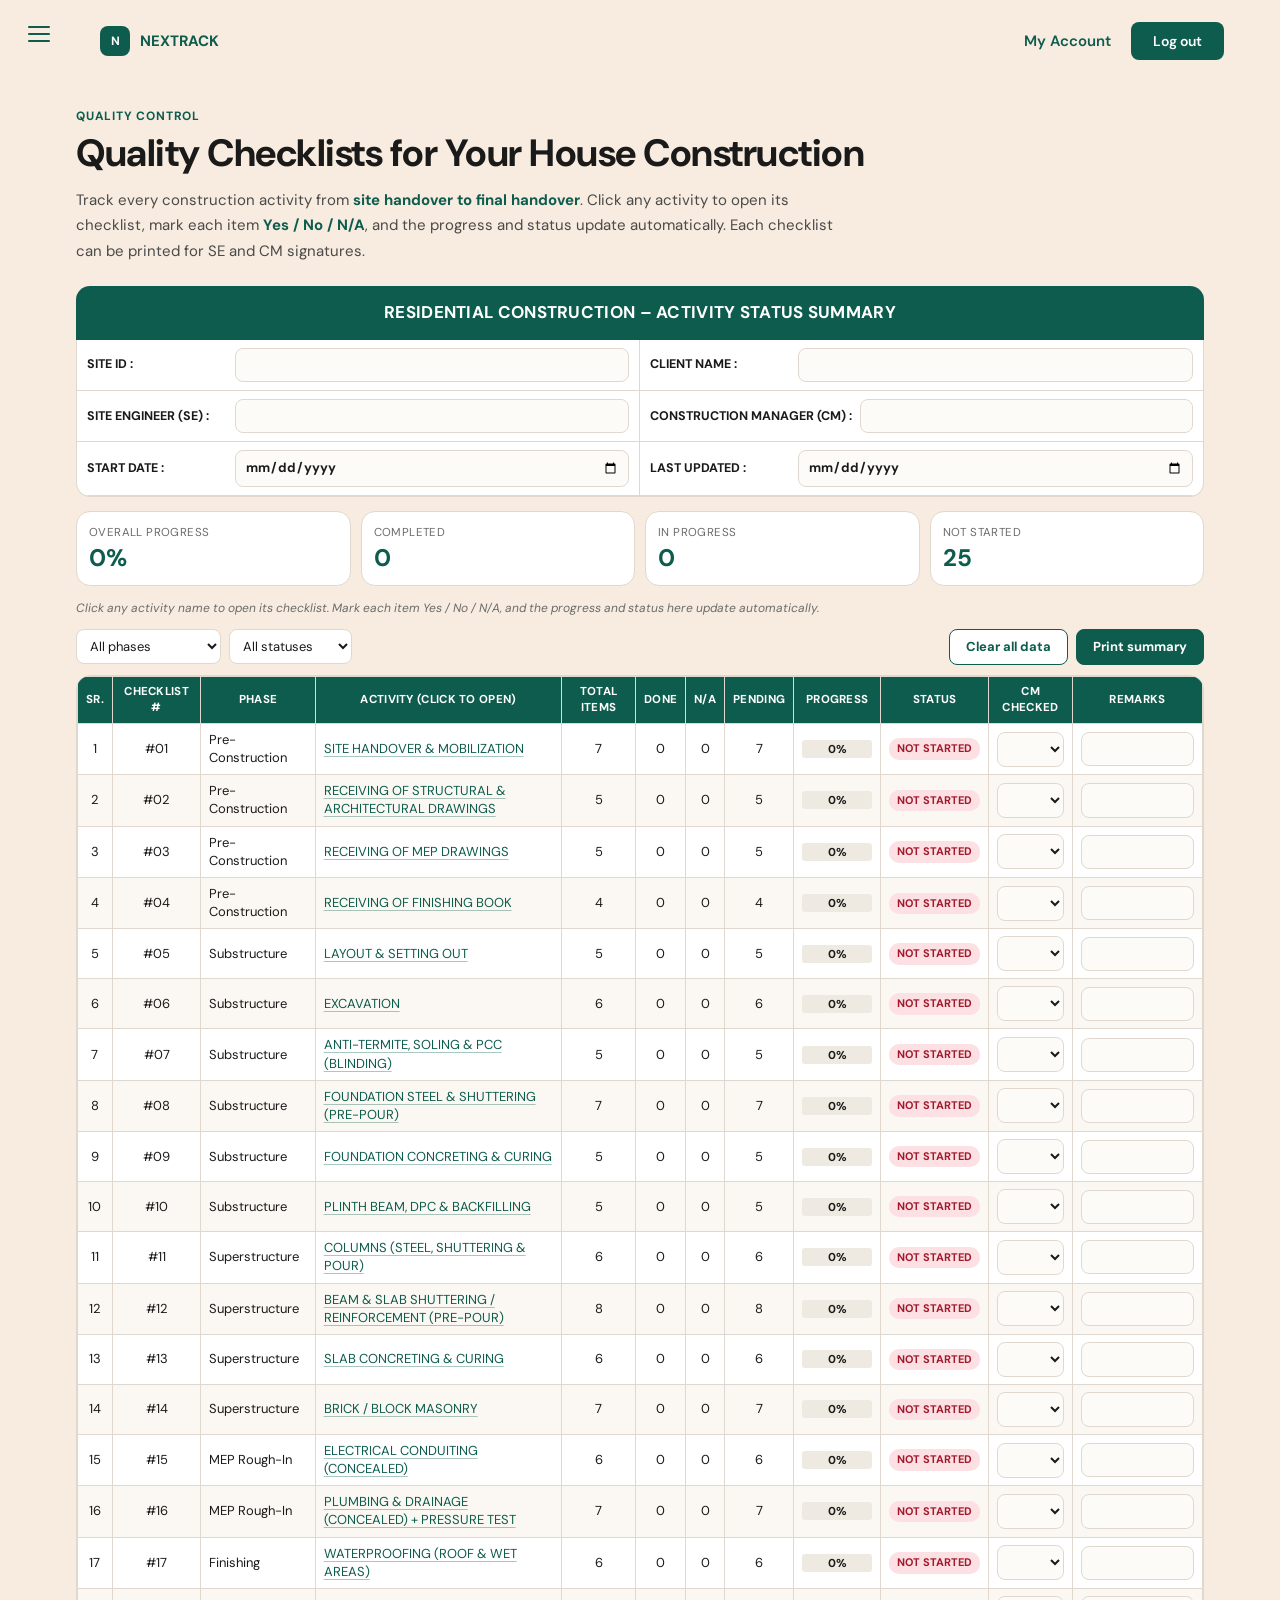
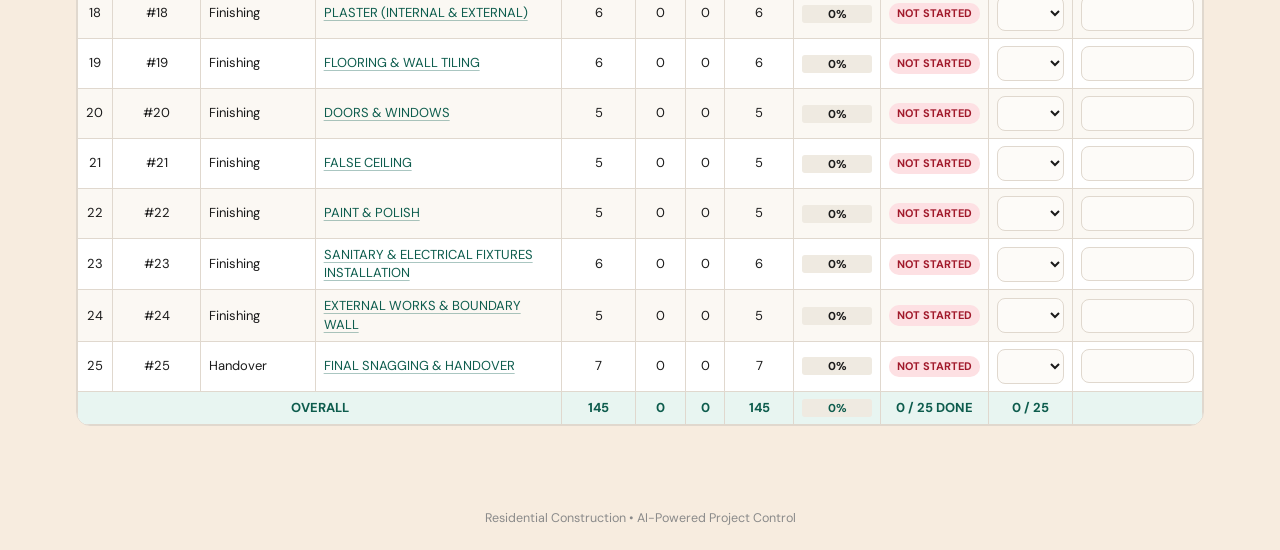
<file: quality-checklist.html>
<!DOCTYPE html>
<html lang="en">
<head>
<meta charset="UTF-8">
<meta name="viewport" content="width=device-width, initial-scale=1.0">
<title>Quality Checklists - NEXTRACK</title>
<link href="https://fonts.googleapis.com/css2?family=DM+Sans:wght@400;500;600;700&display=swap" rel="stylesheet">
<style>
* { margin:0; padding:0; box-sizing:border-box; }

body {
    font-family: 'DM Sans', sans-serif;
    background-color: #F7ECDF;
    color: #1A1A1A;
    min-height: 100vh;
    overflow-x: hidden;
}

/* ============ Hamburger + Sidebar (matches homepage) ============ */
.menu-btn {
    position: fixed; top: 18px; left: 20px; z-index: 300;
    background: none; border: none; cursor: pointer;
    display: flex; flex-direction: column; gap: 5px; padding: 8px;
}
.menu-btn span {
    display: block; width: 22px; height: 2px;
    background-color: #0D5C4D; border-radius: 2px; transition: all .3s ease;
}
.menu-btn.open span { background-color: #ffffff; }

.sidebar {
    width: 70px; background-color: #0D5C4D; height: 100vh;
    position: fixed; left: -70px; top: 0;
    display: flex; flex-direction: column; justify-content: space-between;
    align-items: center; padding: 20px 0; z-index: 250; transition: left .3s ease;
}
.sidebar.open { left: 0; }
.sidebar-logo { width:40px;height:40px;margin-top:48px;margin-bottom:18px;display:flex;align-items:center;justify-content:center;cursor:pointer; }
.sidebar-logo-text { width:34px;height:34px;background:#fff;color:#0D5C4D;border-radius:50%;display:flex;align-items:center;justify-content:center;font-weight:700;font-size:16px; }
.sidebar-nav { display:flex;flex-direction:column;gap:6px;align-items:center; }
.nav-item {
    width:44px;height:44px;border-radius:10px;border:none;background:transparent;
    color:rgba(255,255,255,.85);cursor:pointer;display:flex;align-items:center;justify-content:center;
    transition:.2s;position:relative;
}
.nav-item:hover { background-color: rgba(255,255,255,.15); color:#fff; }
.nav-item.active { background-color: rgba(255,255,255,.22); color:#fff; }
.nav-item::after {
    content: attr(data-tooltip); position:absolute; left:56px; top:50%; transform:translateY(-50%);
    background:#1A1A1A; color:#fff; padding:6px 12px; border-radius:6px; font-size:13px;
    white-space:nowrap; opacity:0; pointer-events:none; transition:opacity .2s; z-index:300;
}
.nav-item:hover::after { opacity:1; }
.sidebar-bottom { margin-bottom:10px; }
.user-avatar { width:36px;height:36px;border-radius:50%;background:#2ECC71;color:#fff;display:flex;align-items:center;justify-content:center;font-weight:600;font-size:15px; }

/* ============ Top bar ============ */
.top-bar {
    margin: 0 auto;
    display:flex; justify-content:space-between; align-items:center;
    padding: 22px 56px;
}
.brand-mini { display:flex; align-items:center; gap:10px; cursor:pointer; margin-left: 44px; }
.brand-mini .dot { width:30px;height:30px;border-radius:8px;background:#0D5C4D;color:#fff;display:flex;align-items:center;justify-content:center;font-weight:700;font-size:12px; }
.brand-mini span { font-weight:700; color:#0D5C4D; font-size:15px; }
.auth-buttons { display:flex; align-items:center; gap:20px; }
.sign-in { color:#0D5C4D; text-decoration:none; font-weight:600; font-size:15px; }
.sign-up { background:#0D5C4D; color:#fff; text-decoration:none; font-weight:600; font-size:14px; padding:10px 22px; border-radius:8px; }

/* ============ Page heading ============ */
.page-head { max-width:1240px; margin:0 auto; padding: 26px 56px 22px; }
.page-head .eyebrow { color:#0D5C4D; font-size:12px; font-weight:700; letter-spacing:.8px; text-transform:uppercase; margin-bottom:8px; }
.page-head h1 { font-size:38px; font-weight:700; line-height:1.15; letter-spacing:-0.5px; margin-bottom:12px; }
.page-head p { font-size:15px; color:#4a4a4a; line-height:1.7; max-width:760px; }
.page-head p b { color:#0D5C4D; }
.checklist-wrap { max-width:1240px; margin:0 auto; padding: 0 56px 60px; }
.footer { text-align:center; padding:24px; font-size:12.5px; color:#8a8a8a; }

@media (max-width: 760px) {

}


.bm-text { display:flex; flex-direction:column; line-height:1.1; }
.bm-text b { font-weight:700; }
.bm-text em { font-style:normal; }
.bm-text small { display:none; }
.acct-btn, .logout-nav { display:none; }
html { -webkit-text-size-adjust:100%; }
.sidebar { height:100vh; height:100dvh; overflow-y:auto; }
@media (hover: none) { .nav-item::after { display:none; } }

/* ============ Quality Checklist app (all rules scoped under .rcc) ============ */
/* All styles are scoped under .rcc so they won't clash with your website's CSS */
.rcc{--navy:#0D5C4D;--navy-2:#0A4D3C;--line:#E0D8CE;--soft:#E8F5F1;--input:#FDFBF8;--text:#1A1A1A;--muted:#6B6B6B;
  --ok:#1e7b3c;--ok-bg:#dcf3e3;--warn:#8a5a00;--warn-bg:#fff1c7;--bad:#a1192b;--bad-bg:#fde0e3;--na-bg:#ececec;
  font-family:'DM Sans',sans-serif;color:var(--text);font-size:14px;line-height:1.4;max-width:1240px;margin:0 auto;padding:0;box-sizing:border-box}
.rcc *,.rcc *::before,.rcc *::after{box-sizing:border-box}
.rcc h2,.rcc h3,.rcc p{margin:0}
.rcc .rcc-title{background:var(--navy);color:#fff;text-align:center;font-size:17px;font-weight:700;padding:15px 12px;border-radius:14px 14px 0 0;letter-spacing:.3px}
.rcc .rcc-info{display:grid;grid-template-columns:repeat(2,1fr);border:1px solid var(--line);border-top:0;background:#fff;border-radius:0 0 14px 14px;overflow:hidden}
.rcc .rcc-info label{display:flex;align-items:center;gap:8px;padding:8px 10px;border-bottom:1px solid var(--line);font-weight:700;font-size:12.5px}
.rcc .rcc-info label:nth-child(odd){border-right:1px solid var(--line)}
.rcc .rcc-info label span{min-width:140px;flex-shrink:0}
.rcc input,.rcc select{font:inherit;font-size:13px;color:var(--text);border:1px solid var(--line);border-radius:8px;padding:7px 9px;background:var(--input);width:100%;min-width:0}
.rcc input:focus,.rcc select:focus{outline:2px solid var(--navy-2);outline-offset:-1px}
.rcc .rcc-help{font-size:12px;color:var(--muted);font-style:italic;margin:12px 0}
.rcc .rcc-cards{display:grid;grid-template-columns:repeat(4,1fr);gap:10px;margin:14px 0}
.rcc .rcc-card{border:1px solid var(--line);border-radius:14px;padding:10px 12px;background:#fff}
.rcc .rcc-card b{display:block;font-size:24px;color:var(--navy);font-variant-numeric:tabular-nums}
.rcc .rcc-card small{color:var(--muted);font-size:11.5px;text-transform:uppercase;letter-spacing:.4px}
.rcc .rcc-toolbar{display:flex;flex-wrap:wrap;gap:8px;align-items:center;margin-bottom:10px}
.rcc .rcc-toolbar select{width:auto;background:#fff}
.rcc .rcc-spacer{flex:1}
.rcc .rcc-btn{font:inherit;font-size:13px;font-weight:700;border:1px solid var(--navy);background:var(--navy);color:#fff;border-radius:8px;padding:8px 16px;cursor:pointer;font-family:'DM Sans',sans-serif}
.rcc .rcc-btn:hover{background:var(--navy-2)}
.rcc .rcc-btn.ghost{background:#fff;color:var(--navy)}
.rcc .rcc-btn.ghost:hover{background:var(--soft)}
.rcc .rcc-scroll{overflow-x:auto;border:1px solid var(--line);border-radius:14px;background:#fff;-webkit-overflow-scrolling:touch}
.rcc table{border-collapse:collapse;width:100%}
.rcc th,.rcc td{border:1px solid var(--line);padding:7px 8px;vertical-align:middle}
.rcc .rcc-sum{min-width:1000px}
.rcc .rcc-sum thead th{background:var(--navy);color:#fff;font-size:11.5px;text-transform:uppercase;letter-spacing:.3px;text-align:center;position:sticky;top:0}
.rcc .rcc-sum td{text-align:center;font-variant-numeric:tabular-nums;font-size:13px}
.rcc .rcc-sum td.l{text-align:left}
.rcc .rcc-sum tbody tr:nth-child(even){background:#FBF8F3}
.rcc .rcc-sum tbody tr:hover{background:var(--soft)}
.rcc .rcc-sum tfoot td{background:#E8F5F1;font-weight:700;color:var(--navy)}
.rcc .rcc-link{color:var(--navy);font-weight:600;text-decoration:underline;text-decoration-color:rgba(13,92,77,.35);text-underline-offset:3px;cursor:pointer;background:none;border:0;padding:0;font:inherit;font-size:13px;text-align:left}
.rcc .rcc-link:hover{color:var(--navy-2);text-decoration-color:currentColor}
.rcc .rcc-bar{position:relative;height:18px;background:#EFEAE1;border-radius:3px;overflow:hidden;min-width:70px}
.rcc .rcc-bar i{position:absolute;inset:0 auto 0 0;background:#3ddc97}
.rcc .rcc-bar em{position:relative;font-style:normal;font-size:11.5px;font-weight:700;line-height:18px}
.rcc .rcc-badge{display:inline-block;font-size:11px;font-weight:700;padding:3px 8px;border-radius:10px;white-space:nowrap}
.rcc .st-done{background:var(--ok-bg);color:var(--ok)}
.rcc .st-prog{background:var(--warn-bg);color:var(--warn)}
.rcc .st-not{background:var(--bad-bg);color:var(--bad)}
.rcc .rcc-phase{font-size:12px}
/* ----- checklist view ----- */
.rcc .rcc-sheet{background:#fff;border:1px solid var(--line);border-radius:18px;box-shadow:0 10px 34px rgba(13,92,77,.08);padding:28px 32px;max-width:820px;margin:0 auto}
.rcc .rcc-no{font-weight:700;font-size:15px}
.rcc .rcc-by{font-size:13px;margin-bottom:22px}
.rcc .rcc-h{text-align:center;font-weight:700;font-size:15px;text-decoration:underline;margin-bottom:14px}
.rcc .rcc-cl th,.rcc .rcc-cl td{border-color:#000}
.rcc .rcc-cl .hd{text-align:center;font-weight:700;padding:12px}
.rcc .rcc-cl .site{display:flex;justify-content:space-between;gap:12px;font-weight:700;padding:12px}
.rcc .rcc-cl thead th{background:#E8F5F1;font-size:12.5px}
.rcc .rcc-cl td{padding:10px 8px;font-size:13px}
.rcc .rcc-cl td.c{text-align:center}
.rcc .rcc-cl select.v-Yes{background:var(--ok-bg);color:var(--ok);font-weight:700}
.rcc .rcc-cl select.v-No{background:var(--bad-bg);color:var(--bad);font-weight:700}
.rcc .rcc-cl select.v-NA{background:var(--na-bg)}
.rcc .rcc-cl{table-layout:fixed}
.rcc .rcc-cl .w-sr{width:52px}.rcc .rcc-cl .w-st{width:120px}.rcc .rcc-cl .w-rm{width:30%}
.rcc .rcc-cl td{overflow-wrap:anywhere}
.rcc .rcc-hl{background:#ffff00;font-weight:700;padding:0 3px}
.rcc .rcc-date{display:flex;align-items:center;gap:10px;margin:18px 0 26px;font-weight:700;font-size:13px}
.rcc .rcc-date input{max-width:200px}
.rcc .rcc-signs{display:grid;grid-template-columns:1fr 1fr;gap:24px 40px}
.rcc .rcc-sign b{display:block;font-size:13px}
.rcc .rcc-sign small{display:block;font-size:12px;margin-bottom:10px}
.rcc .rcc-sign input{background:#fff;border:0;border-bottom:1px solid #000;border-radius:0;padding:4px 0}
.rcc .rcc-sign.r{text-align:right}
.rcc .rcc-sign.c{grid-column:1/-1;text-align:center;max-width:280px;margin:10px auto 0}
.rcc .rcc-nav{display:flex;flex-wrap:wrap;gap:8px;align-items:center;margin-bottom:14px}
.rcc .rcc-stat{margin-left:auto;display:flex;gap:10px;align-items:center;font-size:12.5px;color:var(--muted)}
.rcc [hidden]{display:none!important}
@media (max-width:720px){
  .rcc{padding:0}
  .rcc .rcc-info{grid-template-columns:1fr}
  .rcc .rcc-info label:nth-child(odd){border-right:0}
  .rcc .rcc-info label span{min-width:110px}
  .rcc .rcc-cards{grid-template-columns:repeat(2,1fr)}
  .rcc .rcc-sheet{padding:18px 14px}
  .rcc .rcc-signs{grid-template-columns:1fr}
  .rcc .rcc-sign.r{text-align:left}
  .rcc .rcc-cl .site{flex-direction:column}
  .rcc .rcc-stat{margin-left:0;width:100%}
  .rcc .rcc-cl .w-sr{width:34px}.rcc .rcc-cl .w-st{width:78px}.rcc .rcc-cl .w-rm{width:22%}
  .rcc .rcc-cl td,.rcc .rcc-cl th{padding:8px 5px;font-size:12px}
  .rcc .rcc-cl select,.rcc .rcc-cl input{padding:5px 3px;font-size:12px}
}

/* ============ PHONE (screen only, so printing is unchanged) ============ */
@media screen and (max-width: 760px) {
    /* header like the reference: white bar, hamburger, logo + tagline, green square button */
    .top-bar { position:sticky; top:0; z-index:200; background:#fff; padding:0 16px; height:64px; box-shadow:0 1px 8px rgba(0,0,0,.08); }
    .menu-btn, .menu-btn.open { top:12px; left:8px; padding:11px 10px; background:transparent; border-radius:10px; }
    .menu-btn span { background-color:#2b2b2b; }
    .menu-btn.open span { background-color:#fff; }
    .brand-mini { margin-left:44px; gap:10px; }
    .brand-mini .dot { width:36px; height:36px; border-radius:50%; font-size:15px; font-style:italic; }
    .bm-text b { font-size:20px; letter-spacing:-.2px; color:#15233A; }
    .bm-text em { color:#0D5C4D; }
    .bm-text small { display:block; font-size:8.5px; font-weight:700; letter-spacing:.5px; text-transform:uppercase; color:#E8652B; margin-top:3px; white-space:nowrap; }
    .top-bar .auth-buttons { display:none; }
    .acct-btn { display:flex; align-items:center; justify-content:center; width:44px; height:44px; border-radius:10px; background:#0D7A33; color:#fff; flex:none; text-decoration:none; }
    .logout-nav { display:flex; margin-bottom:12px; }

    .page-head { padding:20px 16px 14px; }
    .page-head .eyebrow { font-size:11.5px; margin-bottom:6px; }
    .page-head h1 { font-size:25px; line-height:1.2; margin-bottom:10px; }
    .page-head p { font-size:14px; line-height:1.65; }
    .checklist-wrap { padding:0 12px 40px; }
}

@media screen and (max-width: 720px) {
  .rcc input, .rcc select { font-size:16px; padding:10px 10px; }
  .rcc .rcc-title { font-size:14.5px; padding:14px 10px; line-height:1.3; }
  /* site info: label above field */
  .rcc .rcc-info label { flex-direction:column; align-items:stretch; gap:5px; padding:10px 12px; font-size:12px; }
  .rcc .rcc-info label span { min-width:0; }
  .rcc .rcc-cards { gap:8px; }
  .rcc .rcc-card { padding:12px; }
  .rcc .rcc-card b { font-size:22px; }
  .rcc .rcc-help { font-size:12px; }
  .rcc .rcc-toolbar { display:grid; grid-template-columns:1fr 1fr; gap:8px; }
  .rcc .rcc-toolbar select { width:100%; grid-column:1 / -1; }
  .rcc .rcc-spacer { display:none; }
  .rcc .rcc-btn { padding:12px 10px; font-size:13.5px; }

  /* summary table -> one card per activity */
  .rcc .rcc-scroll { overflow:visible; border:0; background:transparent; border-radius:0; }
  .rcc .rcc-sum, .rcc .rcc-sum tbody, .rcc .rcc-sum tfoot { display:block; min-width:0; width:100%; }
  .rcc .rcc-sum thead { display:none; }
  .rcc .rcc-sum tr { display:grid; grid-template-columns:repeat(4,minmax(0,1fr)); gap:8px 6px; background:#fff !important; border:1px solid var(--line); border-radius:14px; padding:12px; margin-bottom:10px; }
  .rcc .rcc-sum td { display:block; border:0; padding:0; text-align:left; min-width:0; font-size:13px; }
  .rcc .rcc-sum td[data-l]:not(.l)::before { content:attr(data-l); display:block; font-size:10px; font-weight:700; color:var(--muted); text-transform:uppercase; letter-spacing:.3px; margin-bottom:3px; }
  .rcc .rcc-sum tbody td:nth-child(1) { display:none; }
  .rcc .rcc-sum tbody td:nth-child(2) { grid-column:1 / 2; font-size:12px; color:var(--muted); font-weight:700; }
  .rcc .rcc-sum tbody td:nth-child(2)::before { display:none !important; }
  .rcc .rcc-sum tbody td:nth-child(3) { grid-column:2 / -1; text-align:right; font-size:11.5px; color:var(--muted); }
  .rcc .rcc-sum tbody td:nth-child(4) { grid-column:1 / -1; font-size:15px; line-height:1.3; padding:2px 0 6px; }
  .rcc .rcc-sum tbody td:nth-child(4) .rcc-link { font-size:15px; font-weight:700; }
  .rcc .rcc-sum tbody td:nth-child(n+5):nth-child(-n+8) { text-align:center; background:#FBF8F3; border-radius:10px; padding:7px 2px; }
  .rcc .rcc-sum tbody td:nth-child(9) { grid-column:1 / -1; }
  .rcc .rcc-sum tbody td:nth-child(9) .rcc-bar { height:20px; }
  .rcc .rcc-sum tbody td:nth-child(10) { grid-column:1 / 3; align-self:center; }
  .rcc .rcc-sum tbody td:nth-child(11) { grid-column:3 / -1; }
  .rcc .rcc-sum tbody td:nth-child(12) { grid-column:1 / -1; }
  .rcc .rcc-sum tbody td:only-child { grid-column:1 / -1; }
  .rcc .rcc-sum tfoot tr { background:#E8F5F1 !important; border-color:#cfe6de; }
  .rcc .rcc-sum tfoot td { background:none; }
  .rcc .rcc-sum tfoot td:nth-child(1) { grid-column:1 / -1; font-size:13px; letter-spacing:.5px; }
  .rcc .rcc-sum tfoot td:nth-child(n+2):nth-child(-n+5) { text-align:center; }
  .rcc .rcc-sum tfoot td:nth-child(6) { grid-column:1 / -1; }
  .rcc .rcc-sum tfoot td:nth-child(7) { grid-column:1 / 3; }
  .rcc .rcc-sum tfoot td:nth-child(8) { grid-column:3 / -1; }
  .rcc .rcc-sum tfoot td:nth-child(9) { display:none; }

  /* checklist sheet */
  .rcc .rcc-nav { display:grid; grid-template-columns:1fr 1fr; gap:8px; }
  .rcc #rcc-back, .rcc .rcc-nav .rcc-btn:not(#rcc-prev):not(#rcc-next) { grid-column:1 / -1; }
  .rcc .rcc-stat { grid-column:1 / -1; flex-wrap:wrap; justify-content:space-between; }
  .rcc .rcc-sheet { padding:16px 12px; border-radius:16px; }
  .rcc .rcc-h { font-size:14px; line-height:1.35; }
  .rcc .rcc-cl, .rcc .rcc-cl thead, .rcc .rcc-cl tbody { display:block; width:100%; }
  .rcc .rcc-cl thead tr:last-child { display:none; }
  .rcc .rcc-cl thead tr { display:block; border:1px solid #cfc8bb; border-bottom:0; }
  .rcc .rcc-cl thead tr:first-child { border-radius:12px 12px 0 0; background:#E8F5F1; }
  .rcc .rcc-cl thead td, .rcc .rcc-cl thead th { display:block; border:0; }
  .rcc .rcc-cl .hd { font-size:12.5px; padding:10px; line-height:1.4; }
  .rcc .rcc-cl thead tr:nth-child(2) { border-bottom:1px solid #cfc8bb; border-radius:0; }
  .rcc .rcc-cl .site { padding:8px 10px; font-size:12.5px; gap:4px; }
  .rcc .rcc-cl tbody tr { display:grid; grid-template-columns:30px 112px minmax(0,1fr); gap:8px 8px; align-items:center; border:1px solid #cfc8bb; border-top:0; padding:10px; }
  .rcc .rcc-cl tbody tr:last-child { border-radius:0 0 12px 12px; }
  .rcc .rcc-cl tbody td { display:block; border:0; padding:0; font-size:13px; line-height:1.4; }
  .rcc .rcc-cl tbody td:nth-child(1) { grid-column:1; font-weight:700; color:var(--muted); align-self:start; padding-top:1px; }
  .rcc .rcc-cl tbody td:nth-child(2) { grid-column:2 / -1; font-weight:600; }
  .rcc .rcc-cl tbody td:nth-child(3) { grid-column:2; }
  .rcc .rcc-cl tbody td:nth-child(4) { grid-column:3; }
  .rcc .rcc-cl select, .rcc .rcc-cl input { padding:9px 8px; font-size:16px; }
  .rcc .rcc-date { flex-wrap:wrap; }
  .rcc .rcc-date input { max-width:none; flex:1; min-width:150px; }
}




.qm-infotoggle{display:none}
@media screen and (max-width:720px){
  .qm-infotoggle{display:flex;align-items:center;gap:10px;width:100%;background:#fff;border:1px solid var(--line,#E0D8CE);border-top:0;border-radius:0 0 14px 14px;padding:12px 14px;font-family:inherit;font-size:13px;color:#1A1A1A;cursor:pointer;text-align:left}
  .qm-infotoggle b{font-size:14px;color:#0D5C4D;white-space:nowrap}
  .qm-infotoggle span{flex:1;min-width:0;color:#6B6B6B;font-size:12px;overflow:hidden;text-overflow:ellipsis;white-space:nowrap}
  .qm-infotoggle i{font-style:normal;font-size:22px;line-height:1;color:#0D5C4D;transition:transform .2s}
  .qm-infotoggle[aria-expanded="true"] i{transform:rotate(45deg)}
  .qm-infotoggle[aria-expanded="true"]{border-radius:0}
  .rcc .rcc-info{display:none}
  .rcc .rcc-info.open{display:grid;grid-template-columns:1fr 1fr;border-top:0;border-radius:0 0 14px 14px}
  .rcc .rcc-info.open label{padding:8px 10px;gap:3px;font-size:10.5px;text-transform:uppercase;letter-spacing:.3px;color:#6B6B6B}
  .rcc .rcc-info.open label:nth-child(odd){border-right:1px solid var(--line)}
  .rcc .rcc-info.open input{padding:8px 8px}
  .rcc .rcc-title{margin-bottom:0}
  .rcc .rcc-cards{margin:12px 0}
}

/* ---- daily log + filter label ---- */
.rcc .rcc-logform{display:grid;grid-template-columns:1fr 1fr;gap:12px;background:#fff;border:1px solid var(--line);border-top:0;padding:14px;border-radius:0 0 14px 14px}
.rcc .rcc-logform label{display:block;font-weight:700;font-size:12px}
.rcc .rcc-logform label span{display:block;margin-bottom:5px}
.rcc .lf-full{grid-column:1/-1}
.rcc .lf-err{grid-column:1/-1;color:var(--bad);font-size:12.5px;min-height:1px}
.rcc .rcc-logmeta{display:flex;justify-content:space-between;align-items:center;margin:16px 0 10px}
.rcc .rcc-logitem{background:#fff;border:1px solid var(--line);border-radius:14px;padding:12px 14px;margin-bottom:10px}
.rcc .rcc-logitem .top{display:flex;justify-content:space-between;gap:10px;font-size:12px;color:var(--muted);font-weight:700;margin-bottom:4px}
.rcc .rcc-logitem b{display:block;font-size:14px;color:var(--navy);margin-bottom:3px}
.rcc .rcc-logitem p{font-size:13.5px;line-height:1.5}
.rcc .rcc-logitem .rem{color:var(--muted);font-size:12.5px;margin-top:3px}
.rcc .rcc-logitem button{border:0;background:none;color:var(--bad);font-weight:700;font-size:12px;cursor:pointer;padding:6px 0 0;font-family:inherit}
.rcc .rcc-logempty{padding:16px;border:1px dashed var(--line);border-radius:12px;color:var(--muted);background:#fff;text-align:center;font-size:13px}
.rcc .rcc-logdate{font-weight:700;font-size:12px;color:var(--muted);text-transform:uppercase;letter-spacing:.4px;margin:14px 2px 8px}
.qm-label{display:none}
@media screen and (max-width:720px){
  .qm-label:not([hidden]){display:inline-flex;align-items:center;gap:8px;background:#E8F5F1;color:#0D5C4D;font-weight:700;font-size:13px;padding:7px 14px;border-radius:20px;margin:2px 0 8px}
  .rcc .rcc-logform{grid-template-columns:1fr}
  .rcc .rcc-logform label, .rcc .rcc-logform .lf-full{grid-column:1/-1}
}

/* ============ PHONE HOME SCREEN (clean: title, search bar, 4 buttons) ============ */
.qm-home, .qm-bg, .qm-homebtn { display:none; }
.bg-deco{position:fixed; inset:0; z-index:0; pointer-events:none; overflow:hidden;}
.bg-deco::before{content:""; position:absolute; inset:0; background-image:radial-gradient(rgba(13,92,77,.13) 1px, transparent 1.4px); background-size:26px 26px;
  -webkit-mask-image:radial-gradient(ellipse 70% 60% at 50% 45%, transparent 35%, #000 85%); mask-image:radial-gradient(ellipse 70% 60% at 50% 45%, transparent 35%, #000 85%);}
.bg-blob{position:absolute; border-radius:50%; filter:blur(50px); opacity:.55;}
.bg-blob.b1{width:460px;height:460px;background:#CFE7DE;top:-140px;left:-120px;}
.bg-blob.b2{width:520px;height:520px;background:#F1D9B5;bottom:-200px;right:-160px;opacity:.6;}
.bg-blob.b3{width:300px;height:300px;background:#D9EDE6;top:38%;right:6%;opacity:.45;}
.bg-city{position:absolute; left:0; right:0; bottom:calc(178px + env(safe-area-inset-bottom)); width:100%; height:150px;}
@media screen and (max-width: 720px) {
  body.q-home { overflow:hidden; height:100vh; height:100dvh; }
  body.q-home .qm-bg { display:block; }
  body.q-home .top-bar { background:transparent; box-shadow:none; }
  body.q-home .page-head, body.q-home .checklist-wrap, body.q-home .footer, body.q-home .qm-homebtn { display:none; }
  body.q-home .qm-home { display:flex; flex-direction:column; position:fixed; top:64px; left:0; right:0; bottom:0; z-index:1; padding:0 16px calc(14px + env(safe-area-inset-bottom)); }
  .qm-hero { display:flex; flex-direction:column; align-items:center; text-align:center; margin:auto 0; padding:0 4px; }
  .qm-pill { display:inline-flex; align-items:center; gap:8px; background:rgba(255,255,255,.75); border:1px solid #E6DCCD; color:#0D5C4D; font-size:12.5px; font-weight:600; padding:6px 14px; border-radius:20px; margin-bottom:14px; backdrop-filter:blur(6px); }
  .qm-pill i { width:8px; height:8px; border-radius:50%; background:#2ECC71; box-shadow:0 0 0 3px rgba(46,204,113,.2); }
  .qm-hero h1 { margin:0 0 8px; font-size:30px; color:#0D5C4D; letter-spacing:-.3px; }
  .qm-hero p { margin:0 0 18px; font-size:14px; color:#6B6B6B; line-height:1.45; max-width:300px; }
  .qm-glance { display:grid; grid-template-columns:repeat(3,1fr); gap:8px; width:100%; max-width:340px; }
  .qm-glance div { background:rgba(255,255,255,.8); border:1px solid #EADFD0; border-radius:14px; padding:10px 4px; }
  .qm-glance small { display:block; font-size:10.5px; color:#8A7F70; text-transform:uppercase; letter-spacing:.4px; margin-bottom:3px; }
  .qm-glance b { font-size:15px; color:#0D5C4D; }
  .qm-search { display:flex; align-items:center; gap:10px; background:#fff; border:1.5px solid #0D5C4D; border-radius:28px; height:54px; padding:5px 6px 5px 16px; box-shadow:0 4px 18px rgba(13,92,77,.10); color:#6B6B6B; flex:none; }
  .qm-search input { flex:1; min-width:0; border:0; outline:0; background:transparent; font:inherit; font-size:16px; color:#1A1A1A; -webkit-appearance:none; appearance:none; }
  .qm-search button { width:40px; height:40px; border:0; border-radius:50%; background:#0D5C4D; color:#fff; font-size:18px; cursor:pointer; flex:none; }
  .qm-msg { min-height:18px; font-size:12.5px; color:#a1192b; text-align:center; padding:4px 0 6px; flex:none; }
  .qm-dock { display:grid; grid-template-columns:repeat(3,1fr); gap:8px; flex:none; }
  .qm-dock button, .qm-dock a { display:flex; flex-direction:column; align-items:center; gap:6px; padding:12px 2px 10px; background:rgba(255,255,255,.88); border:1px solid #EADFD0; border-radius:16px; color:#0D5C4D; text-decoration:none; font-family:inherit; font-size:11.5px; font-weight:600; line-height:1.2; cursor:pointer; -webkit-tap-highlight-color:transparent; }
  .qm-dock span { text-align:center; }
  .qm-dock button:active, .qm-dock a:active { background:#E8F5F1; border-color:#0D5C4D; }
  /* back-to-home pill on the list / checklist screens */
  body:not(.q-home) .qm-homebtn { display:inline-flex; align-items:center; margin:14px 16px 0; padding:8px 16px; border:1.5px solid #0D5C4D; background:#fff; color:#0D5C4D; border-radius:20px; font:700 13px 'DM Sans',sans-serif; cursor:pointer; }
  body:not(.q-home) .page-head { padding-top:12px; }
  body.q-log .page-head { display:none; }
}
@media screen and (max-width: 720px) and (max-height: 660px) { .bg-city { height:100px; bottom:150px; } .qm-hero p { display:none; } }

@media print{
  body *{visibility:hidden}
  .rcc,.rcc *{visibility:visible}
  .rcc{position:absolute;left:0;top:0;padding:0;max-width:none;width:100%}
  .rcc .rcc-noprint{display:none!important}
  .rcc .rcc-sheet{border:0;padding:0}
  .rcc input,.rcc select{background:none!important;border:0;appearance:none;-webkit-appearance:none;padding:0}
  .rcc .rcc-sign input{border-bottom:1px solid #000}
  .rcc .rcc-scroll{overflow:visible;border:0}
  .rcc .rcc-sum{min-width:0;font-size:10px}
}

@media print {
  .menu-btn, .sidebar, .top-bar, .page-head, .footer { display:none !important; }
  .checklist-wrap { padding:0; }
}
</style>
</head>
<body>
<div class="bg-deco qm-bg" aria-hidden="true">
        <div class="bg-blob b1"></div><div class="bg-blob b2"></div><div class="bg-blob b3"></div>
        <svg class="bg-city" viewBox="0 0 1600 230" preserveAspectRatio="xMidYMax slice" fill="none" stroke="#0D5C4D" stroke-width="1.4" stroke-linecap="round" stroke-linejoin="round">
            <g opacity=".35">
                <!-- ground line -->
                <path d="M0 220 H1600"/>
                <!-- left: finished house -->
                <path d="M60 220 V130 L150 70 L240 130 V220"/><path d="M40 138 L150 62 L260 138"/>
                <rect x="85" y="150" width="34" height="30"/><rect x="180" y="150" width="34" height="30"/><path d="M135 220 V178 H165 V220"/>
                <!-- tree -->
                <path d="M300 220 V180"/><circle cx="300" cy="165" r="22"/>
                <!-- middle-left: two-storey under construction with scaffolding -->
                <path d="M380 220 V90 H560 V220"/><path d="M370 150 H570"/><path d="M370 90 H570"/>
                <path d="M420 220 V90 M470 220 V90 M520 220 V90" stroke-dasharray="4 5"/>
                <path d="M355 220 V70 M380 70 H355 M355 120 H380 M355 170 H380"/><path d="M355 120 L380 170 M380 120 L355 170"/>
                <rect x="400" y="105" width="30" height="30"/><rect x="495" y="105" width="30" height="30"/>
            </g>
            <g opacity=".3">
                <!-- right: crane -->
                <path d="M1320 220 V40"/><path d="M1334 220 V40"/>
                <path d="M1320 60 L1334 80 M1334 80 L1320 100 M1320 100 L1334 120 M1334 120 L1320 140 M1320 140 L1334 160 M1320 160 L1334 180 M1334 180 L1320 200"/>
                <path d="M1180 40 H1540"/><path d="M1180 52 H1540"/><path d="M1327 40 L1327 18 L1200 40 M1327 18 L1540 40"/>
                <path d="M1480 52 V120"/><path d="M1468 120 H1492 V136 H1468 Z"/>
                <rect x="1200" y="52" width="40" height="22"/>
                <!-- right building frame -->
                <path d="M1380 220 V120 H1560 V220"/><path d="M1380 170 H1560"/><path d="M1440 220 V120 M1500 220 V120"/>
                <path d="M1390 120 V104 M1450 120 V104 M1510 120 V104 M1550 120 V104"/>
            </g>
            <g opacity=".22">
                <!-- small homes in the distance -->
                <path d="M700 220 V185 L730 165 L760 185 V220"/><path d="M780 220 V190 L805 172 L830 190 V220"/>
                <path d="M1010 220 V180 L1045 158 L1080 180 V220"/><path d="M1100 220 V192 L1122 176 L1144 192 V220"/>
                <path d="M880 220 V200"/><circle cx="880" cy="190" r="14"/><path d="M960 220 V196"/><circle cx="960" cy="184" r="17"/>
            </g>
        </svg>
    </div>

<div class="qm-home" id="qmHome">
    <div class="qm-hero">
        <div class="qm-pill"><i></i><span>Quality Control · 25 activities</span></div>
        <h1>Quality Checklists</h1>
        <p>Check every stage, from site handover to final handover</p>
        <div class="qm-glance">
            <div><small>Progress</small><b id="qmProg">0%</b></div>
            <div><small>Completed</small><b id="qmDone">0</b></div>
            <div><small>In progress</small><b id="qmWip">0</b></div>
        </div>
    </div>
    <form class="qm-search" id="qmSearch" autocomplete="off">
        <svg width="18" height="18" viewBox="0 0 24 24" fill="none" stroke="currentColor" stroke-width="2"><circle cx="11" cy="11" r="8"/><path d="m21 21-4.3-4.3"/></svg>
        <input id="qmInput" type="search" placeholder="Search an activity, e.g. slab" aria-label="Search an activity (opens its checklist)">
        <button type="submit" aria-label="Open">↑</button>
    </form>
    <div class="qm-msg" id="qmMsg" aria-live="polite"></div>
    <nav class="qm-dock" aria-label="Quick actions">
        <button type="button" id="qmGrey"><svg width="22" height="22" viewBox="0 0 24 24" fill="none" stroke="currentColor" stroke-width="1.9" stroke-linecap="round" stroke-linejoin="round"><path d="M3 21h18M5 21V10l7-5 7 5v11M9 21v-6h6v6"/></svg><span>Grey Activities</span></button>
        <button type="button" id="qmFin"><svg width="22" height="22" viewBox="0 0 24 24" fill="none" stroke="currentColor" stroke-width="1.9" stroke-linecap="round" stroke-linejoin="round"><path d="M4 4h12a2 2 0 0 1 2 2v3H4zM18 7h2v6h-8v3"/><rect x="10" y="16" width="4" height="5" rx="1"/></svg><span>Finishing Activities</span></button>
        <button type="button" id="qmLog"><svg width="22" height="22" viewBox="0 0 24 24" fill="none" stroke="currentColor" stroke-width="1.9" stroke-linecap="round" stroke-linejoin="round"><rect x="4" y="3" width="16" height="18" rx="2"/><path d="M8 8h8M8 12h8M8 16h5"/></svg><span>Daily Activity Log</span></button>
    </nav>
</div>

<button class="menu-btn" id="menuBtn"><span></span><span></span><span></span></button>

<aside class="sidebar" id="sidebar">
    <div class="sidebar-top">
        <div class="sidebar-logo" onclick="window.location.href='app.html'" title="Back to NEXTRACK Assistant">
            <div class="sidebar-logo-text">N</div>
        </div>
        <nav class="sidebar-nav">
            <button class="nav-item" data-tooltip="Search">
                <svg width="20" height="20" viewBox="0 0 24 24" fill="none" stroke="currentColor" stroke-width="2"><circle cx="11" cy="11" r="8"></circle><path d="m21 21-4.3-4.3"></path></svg>
            </button>
            <button class="nav-item" data-tooltip="New Chat">
                <svg width="20" height="20" viewBox="0 0 24 24" fill="none" stroke="currentColor" stroke-width="2"><path d="M12 5v14M5 12h14"></path></svg>
            </button>
            <button class="nav-item" data-tooltip="Calculate Budget" onclick="window.location.href='calculate-budget.html'">
                <svg width="20" height="20" viewBox="0 0 24 24" fill="none" stroke="currentColor" stroke-width="2"><rect x="4" y="2" width="16" height="20" rx="2"></rect><path d="M8 6h8M8 10h8M8 14h4"></path></svg>
            </button>
            <button class="nav-item" data-tooltip="Construction SOP's">
                <svg width="20" height="20" viewBox="0 0 24 24" fill="none" stroke="currentColor" stroke-width="2"><path d="M4 19.5A2.5 2.5 0 0 1 6.5 17H20"></path><path d="M6.5 2H20v20H6.5A2.5 2.5 0 0 1 4 19.5v-15A2.5 2.5 0 0 1 6.5 2z"></path></svg>
            </button>
            <button class="nav-item active" data-tooltip="Quality Checklists">
                <svg width="20" height="20" viewBox="0 0 24 24" fill="none" stroke="currentColor" stroke-width="2"><path d="M9 11l3 3L22 4"></path><path d="M21 12v7a2 2 0 0 1-2 2H5a2 2 0 0 1-2-2V5a2 2 0 0 1 2-2h11"></path></svg>
            </button>
            <button class="nav-item" data-tooltip="Project" onclick="window.location.href='budget-tracking-system.html'">
                <svg width="20" height="20" viewBox="0 0 24 24" fill="none" stroke="currentColor" stroke-width="2"><path d="M3 9l9-7 9 7v11a2 2 0 0 1-2 2H5a2 2 0 0 1-2-2z"></path><polyline points="9 22 9 12 15 12 15 22"></polyline></svg>
            </button>
            <button class="nav-item" data-tooltip="History">
                <svg width="20" height="20" viewBox="0 0 24 24" fill="none" stroke="currentColor" stroke-width="2"><circle cx="12" cy="12" r="10"></circle><polyline points="12 6 12 12 16 14"></polyline></svg>
            </button>
        </nav>
    </div>
    <div class="sidebar-bottom">
        <button class="nav-item logout-nav" data-tooltip="Log out" aria-label="Log out" onclick="try{localStorage.removeItem('nextrack-user')}catch(e){};window.location.href='index.html'">
            <svg width="20" height="20" viewBox="0 0 24 24" fill="none" stroke="currentColor" stroke-width="2" stroke-linecap="round" stroke-linejoin="round"><path d="M9 21H5a2 2 0 0 1-2-2V5a2 2 0 0 1 2-2h4"/><path d="m16 17 5-5-5-5"/><path d="M21 12H9"/></svg>
        </button>
        <div class="user-avatar"><span>B</span></div>
    </div>
</aside>

<header class="top-bar">
    <div class="brand-mini" onclick="window.location.href='app.html'">
        <div class="dot">N</div>
        <span class="bm-text"><b>NEX<em>TRACK</em></b><small>Your Home. Our Priority.</small></span>
    </div>
    <div class="auth-buttons">
        <a href="app.html" class="sign-in">My Account</a>
        <a href="index.html" class="sign-up" onclick="try{localStorage.removeItem('nextrack-user')}catch(e){}">Log out</a>
    </div>
    <a href="app.html" class="acct-btn" aria-label="My Account">
        <svg width="22" height="22" viewBox="0 0 24 24" fill="none" stroke="currentColor" stroke-width="2" stroke-linecap="round" stroke-linejoin="round"><circle cx="12" cy="8" r="4"/><path d="M4 21c0-4 4-6 8-6s8 2 8 6"/></svg>
    </a>
</header>

<button type="button" class="qm-homebtn" id="qmBack">‹ Home</button>
<section class="page-head">
    <div class="eyebrow">Quality Control</div>
    <h1>Quality Checklists for Your House Construction</h1>
    <p>Track every construction activity from <b>site handover to final handover</b>. Click any activity to open its checklist, mark each item <b>Yes / No / N/A</b>, and the progress and status update automatically. Each checklist can be printed for SE and CM signatures.</p>
</section>

<main class="checklist-wrap">
<div class="rcc" id="rcc-app">
  <!-- SUMMARY VIEW -->
  <section id="rcc-summary">
    <h2 class="rcc-title">RESIDENTIAL CONSTRUCTION – ACTIVITY STATUS SUMMARY</h2>
    <button type="button" class="qm-infotoggle" id="qmInfoToggle" aria-expanded="false" aria-controls="rccInfo"><b>Site details</b><span id="qmInfoSum">Site ID, client, SE, CM, dates</span><i>+</i></button>
    <div class="rcc-info" id="rccInfo">
      <label><span>SITE ID :</span><input data-info="siteId"></label>
      <label><span>CLIENT NAME :</span><input data-info="client"></label>
      <label><span>SITE ENGINEER (SE) :</span><input data-info="se"></label>
      <label><span>CONSTRUCTION MANAGER (CM) :</span><input data-info="cm"></label>
      <label><span>START DATE :</span><input type="date" data-info="start"></label>
      <label><span>LAST UPDATED :</span><input type="date" data-info="updated"></label>
    </div>

    <div class="rcc-cards">
      <div class="rcc-card"><small>Overall progress</small><b id="rcc-k-prog">0%</b></div>
      <div class="rcc-card"><small>Completed</small><b id="rcc-k-done">0</b></div>
      <div class="rcc-card"><small>In progress</small><b id="rcc-k-prog2">0</b></div>
      <div class="rcc-card"><small>Not started</small><b id="rcc-k-not">0</b></div>
    </div>

    <div class="qm-label" id="qmLabel" hidden></div>
    <p class="rcc-help">Click any activity name to open its checklist. Mark each item Yes / No / N/A, and the progress and status here update automatically.</p>

    <div class="rcc-toolbar rcc-noprint">
      <select id="rcc-filter-phase" aria-label="Filter by phase"><option value="">All phases</option></select>
      <select id="rcc-filter-status" aria-label="Filter by status">
        <option value="">All statuses</option><option>NOT STARTED</option><option>IN PROGRESS</option><option>COMPLETED</option>
      </select>
      <span class="rcc-spacer"></span>
      <button class="rcc-btn ghost" id="rcc-reset" type="button">Clear all data</button>
      <button class="rcc-btn" type="button" onclick="window.print()">Print summary</button>
    </div>

    <div class="rcc-scroll">
      <table class="rcc-sum">
        <thead><tr>
          <th>Sr.</th><th>Checklist #</th><th>Phase</th><th>Activity (click to open)</th><th>Total items</th>
          <th>Done</th><th>N/A</th><th>Pending</th><th>Progress</th><th>Status</th><th>CM checked</th><th>Remarks</th>
        </tr></thead>
        <tbody id="rcc-rows"></tbody>
        <tfoot><tr>
          <td colspan="4">OVERALL</td><td id="rcc-t-total"></td><td id="rcc-t-done"></td><td id="rcc-t-na"></td>
          <td id="rcc-t-pend"></td><td id="rcc-t-prog"></td><td id="rcc-t-stat"></td><td id="rcc-t-cm"></td><td></td>
        </tr></tfoot>
      </table>
    </div>
  </section>


  <!-- DAILY ACTIVITY LOG -->
  <section id="rcc-log" hidden>
    <h2 class="rcc-title">DAILY ACTIVITY LOG</h2>
    <form class="rcc-logform" id="logForm" autocomplete="off">
      <label class="lf-full"><span>Activity</span><select id="logAct"></select></label>
      <label><span>Date</span><input type="date" id="logDate"></label>
      <label><span>Labour on site</span><input id="logLab" inputmode="numeric" placeholder="e.g. 12"></label>
      <label class="lf-full"><span>Work done today</span><input id="logDesc" placeholder="e.g. Slab shuttering completed, bars tied"></label>
      <label class="lf-full"><span>Remarks (optional)</span><input id="logRem" placeholder="Delays, issues, materials received…"></label>
      <div class="lf-err" id="logErr"></div>
      <button class="rcc-btn lf-full" type="submit">+ Add to log</button>
    </form>
    <div class="rcc-logmeta"><b id="logCount">0 entries</b><button type="button" class="rcc-btn ghost" id="logCsv">Export CSV</button></div>
    <div id="logList"></div>
  </section>

  <!-- CHECKLIST VIEW -->
  <section id="rcc-detail" hidden>
    <div class="rcc-nav rcc-noprint">
      <button class="rcc-btn ghost" type="button" id="rcc-back">◄ Back to summary</button>
      <button class="rcc-btn ghost" type="button" id="rcc-prev">‹ Previous</button>
      <button class="rcc-btn ghost" type="button" id="rcc-next">Next ›</button>
      <button class="rcc-btn" type="button" onclick="window.print()">Print checklist</button>
      <span class="rcc-stat"><span id="rcc-d-count"></span><span id="rcc-d-badge"></span></span>
    </div>
    <div class="rcc-sheet" id="rcc-sheet"></div>
  </section>
</div>
</main>

<footer class="footer">
    Residential Construction • AI-Powered Project Control
</footer>

<script>
const menuBtn = document.getElementById('menuBtn');
const sidebar = document.getElementById('sidebar');
menuBtn.addEventListener('click', () => {
    sidebar.classList.toggle('open');
    menuBtn.classList.toggle('open');
});
document.addEventListener('click', (e) => {
    if (sidebar.classList.contains('open') && !sidebar.contains(e.target) && !menuBtn.contains(e.target)) {
        sidebar.classList.remove('open'); menuBtn.classList.remove('open');
    }
});
</script>

<script>
(function () {
  /* ====== ACTIVITY DATA: edit titles / items here ====== */
  var ACTS = [
 {
  "phase": "Pre-Construction",
  "title": "SITE HANDOVER & MOBILIZATION",
  "type": "I",
  "line": "SITE TO BE CHECKED FOR THE FOLLOWING BEFORE START OF WORK",
  "items": [
   "Plot possession / handover letter received from client",
   "Plot boundary & corner pegs verified with site plan",
   "Approved building plan (authority approval) copy available at site",
   "Site office / store / labour shed established",
   "Temporary water & electricity connection arranged",
   "Safety signboard, barricading & first aid box installed",
   "Neighbour building condition photographs taken & recorded"
  ]
 },
 {
  "phase": "Pre-Construction",
  "title": "RECEIVING OF STRUCTURAL & ARCHITECTURAL DRAWINGS",
  "type": "R",
  "line": "IT IS REQUESTED TO KINDLY ISSUE THE FOLLOWING ITEMS",
  "items": [
   "2 sets of approved architectural drawings (signed by Architect & Client)",
   "2 sets of structural drawings (signed by Structural Engineer)",
   "Soil investigation report",
   "Approved submission drawings from authority",
   "Construction schedule / work programme"
  ]
 },
 {
  "phase": "Pre-Construction",
  "title": "RECEIVING OF MEP DRAWINGS",
  "type": "R",
  "line": "IT IS REQUESTED TO KINDLY ISSUE THE FOLLOWING ITEMS",
  "items": [
   "2 sets of electrical drawings (lighting, power, DB schedule)",
   "2 sets of plumbing & drainage drawings",
   "HVAC / AC points & drain layout",
   "Low-current drawings (CCTV, data, TV, intercom)",
   "Solar / generator / UPS provision drawings (if applicable)"
  ]
 },
 {
  "phase": "Pre-Construction",
  "title": "RECEIVING OF FINISHING BOOK",
  "type": "R",
  "line": "IT IS REQUESTED TO KINDLY ISSUE THE FOLLOWING ITEMS",
  "items": [
   "2 sets of finishes drawings book (signed by Architect/Interior Designer & Client)",
   "Approved submission fire alarm drawings (in case of DHA projects)",
   "Colored images of tiles / bath accessories / all reference images of ceiling & walls",
   "A signed copy of BOQ issued by Contract Engineer"
  ]
 },
 {
  "phase": "Substructure",
  "title": "LAYOUT & SETTING OUT",
  "type": "I",
  "line": "INSPECTION OF FOLLOWING ITEMS BEFORE EXCAVATION",
  "items": [
   "Reference bench mark (BM) established & protected",
   "Grid lines / centre lines marked as per drawing",
   "Diagonals checked for squareness",
   "Setbacks from plot boundary verified as per approved plan",
   "Layout checked & signed by CM before excavation"
  ]
 },
 {
  "phase": "Substructure",
  "title": "EXCAVATION",
  "type": "I",
  "line": "INSPECTION OF FOLLOWING ITEMS DURING / AFTER EXCAVATION",
  "items": [
   "Excavation depth as per structural drawing",
   "Excavation width / working space adequate",
   "Bottom levelled, compacted & free of loose soil",
   "Dewatering arranged (if water table encountered)",
   "Side protection / shoring for adjacent structures",
   "Excavated soil stacked away from pit edge"
  ]
 },
 {
  "phase": "Substructure",
  "title": "ANTI-TERMITE, SOLING & PCC (BLINDING)",
  "type": "I",
  "line": "INSPECTION OF FOLLOWING ITEMS BEFORE & AFTER PCC",
  "items": [
   "Anti-termite treatment applied (chemical & dilution as specified)",
   "Soling / hardcore laid & compacted",
   "Polythene sheet laid (if specified)",
   "PCC thickness & mix ratio as per drawing",
   "PCC level & finish checked"
  ]
 },
 {
  "phase": "Substructure",
  "title": "FOUNDATION STEEL & SHUTTERING (PRE-POUR)",
  "type": "I",
  "line": "INSPECTION OF FOLLOWING ITEMS BEFORE CONCRETE POUR",
  "items": [
   "Bar diameter, spacing & number as per drawing",
   "Lap length, bends & hooks as per specification",
   "Column starter bars location & alignment",
   "Cover blocks provided (size as specified)",
   "Shuttering line, level & rigidity checked",
   "Shuttering cleaned & oiled",
   "Earthing strip / conduit sleeves placed (if required)"
  ]
 },
 {
  "phase": "Substructure",
  "title": "FOUNDATION CONCRETING & CURING",
  "type": "I",
  "line": "INSPECTION OF FOLLOWING ITEMS DURING & AFTER POUR",
  "items": [
   "Concrete mix design / ratio approved",
   "Slump test carried out",
   "Test cubes / cylinders taken & labelled",
   "Vibrator used & concrete properly compacted",
   "Curing started & curing log maintained"
  ]
 },
 {
  "phase": "Substructure",
  "title": "PLINTH BEAM, DPC & BACKFILLING",
  "type": "I",
  "line": "INSPECTION OF FOLLOWING ITEMS",
  "items": [
   "Plinth beam steel & shuttering checked before pour",
   "Plinth level verified against bench mark",
   "Damp proof course (DPC) applied as specified",
   "Backfilling in layers with watering & compaction",
   "Under-floor drainage / sewer pipes laid before backfill"
  ]
 },
 {
  "phase": "Superstructure",
  "title": "COLUMNS (STEEL, SHUTTERING & POUR)",
  "type": "I",
  "line": "INSPECTION OF FOLLOWING ITEMS BEFORE & AFTER POUR",
  "items": [
   "Column location & plumb checked",
   "Main bars & ties spacing as per drawing",
   "Cover blocks provided",
   "Shuttering tight, plumb & braced",
   "Concrete poured in layers & vibrated",
   "Curing done after de-shuttering"
  ]
 },
 {
  "phase": "Superstructure",
  "title": "BEAM & SLAB SHUTTERING / REINFORCEMENT (PRE-POUR)",
  "type": "I",
  "line": "INSPECTION OF FOLLOWING ITEMS BEFORE CONCRETE POUR",
  "items": [
   "Shuttering level, camber & props checked",
   "Beam & slab bottom / top steel as per drawing",
   "Extra bars at openings / cantilevers provided",
   "Chairs & cover blocks provided",
   "Electrical conduits & boxes in slab fixed (checked by electrician)",
   "Plumbing sleeves / shafts openings kept",
   "Slab thickness & edge shuttering checked",
   "Pour approval signed by CM"
  ]
 },
 {
  "phase": "Superstructure",
  "title": "SLAB CONCRETING & CURING",
  "type": "I",
  "line": "INSPECTION OF FOLLOWING ITEMS DURING & AFTER POUR",
  "items": [
   "Concrete quantity / mix / batching confirmed",
   "Slump test carried out",
   "Test cubes taken & labelled",
   "Concrete vibrated & surface finished",
   "Ponding / curing started & maintained (min. 7 days)",
   "De-shuttering time as per specification"
  ]
 },
 {
  "phase": "Superstructure",
  "title": "BRICK / BLOCK MASONRY",
  "type": "I",
  "line": "INSPECTION OF FOLLOWING ITEMS DURING MASONRY WORK",
  "items": [
   "Bricks / blocks soaked & quality checked",
   "Mortar ratio as per specification",
   "Wall line, plumb & level checked",
   "Door / window openings as per drawing",
   "Lintels provided above openings",
   "Wall ties / dowels with RCC columns provided",
   "Curing of masonry done"
  ]
 },
 {
  "phase": "MEP Rough-In",
  "title": "ELECTRICAL CONDUITING (CONCEALED)",
  "type": "I",
  "line": "INSPECTION OF FOLLOWING ITEMS BEFORE PLASTER",
  "items": [
   "Conduit size & route as per electrical drawing",
   "Switch / socket box positions & heights checked",
   "DB location & size as per drawing",
   "Pull wire inserted in all conduits",
   "AC, geyser & heavy load points provided",
   "Low-current conduits (CCTV, data, TV) separated"
  ]
 },
 {
  "phase": "MEP Rough-In",
  "title": "PLUMBING & DRAINAGE (CONCEALED) + PRESSURE TEST",
  "type": "I",
  "line": "INSPECTION OF FOLLOWING ITEMS BEFORE PLASTER / FLOORING",
  "items": [
   "Water supply pipe material & size as per drawing",
   "Hot & cold water lines separated & insulated (if specified)",
   "Pressure test carried out & recorded (no leakage)",
   "Drain pipe slopes checked",
   "Floor trap / nahani trap levels checked",
   "Fixture points heights as per finishing book",
   "Manholes / inspection chambers constructed"
  ]
 },
 {
  "phase": "Finishing",
  "title": "WATERPROOFING (ROOF & WET AREAS)",
  "type": "I",
  "line": "INSPECTION OF FOLLOWING ITEMS",
  "items": [
   "Surface cleaned & prepared",
   "Waterproofing material approved",
   "Application as per manufacturer / specification",
   "Upturn on walls provided in wet areas",
   "Ponding / flood test done (24–48 hrs) with no leakage",
   "Roof slope towards rain water outlets checked"
  ]
 },
 {
  "phase": "Finishing",
  "title": "PLASTER (INTERNAL & EXTERNAL)",
  "type": "I",
  "line": "INSPECTION OF FOLLOWING ITEMS",
  "items": [
   "All conduits / pipes completed before plaster",
   "Chicken mesh at RCC-masonry joints",
   "Plaster ratio & thickness as specified",
   "Plaster plumb & line checked",
   "Corners, edges & grooves as per drawing",
   "Curing done"
  ]
 },
 {
  "phase": "Finishing",
  "title": "FLOORING & WALL TILING",
  "type": "I",
  "line": "INSPECTION OF FOLLOWING ITEMS",
  "items": [
   "Tiles as per approved finishing book (type, size, color)",
   "Tile layout / pattern approved before start",
   "Floor levels & slopes in wet areas checked",
   "Joints, spacers & line checked",
   "Hollowness checked (tap test)",
   "Grouting & cleaning done"
  ]
 },
 {
  "phase": "Finishing",
  "title": "DOORS & WINDOWS",
  "type": "I",
  "line": "INSPECTION OF FOLLOWING ITEMS",
  "items": [
   "Frames fixed in line, level & plumb",
   "Door shutters as per finishing book",
   "Windows / glass as per specification",
   "Hardware (locks, hinges, handles) fixed & working",
   "Sealant around windows applied"
  ]
 },
 {
  "phase": "Finishing",
  "title": "FALSE CEILING",
  "type": "I",
  "line": "INSPECTION OF FOLLOWING ITEMS",
  "items": [
   "Ceiling design as per finishing book",
   "Ceiling level & framing checked",
   "Light / AC / smoke detector cut-outs as per drawing",
   "Access panels provided where required",
   "Joints taped & finished"
  ]
 },
 {
  "phase": "Finishing",
  "title": "PAINT & POLISH",
  "type": "I",
  "line": "INSPECTION OF FOLLOWING ITEMS",
  "items": [
   "Surface preparation (putty / sanding) done",
   "Paint brand & shade as per finishing book",
   "Primer & number of coats as specified",
   "Wood polish / lacquer finish checked",
   "No patches, drips or brush marks"
  ]
 },
 {
  "phase": "Finishing",
  "title": "SANITARY & ELECTRICAL FIXTURES INSTALLATION",
  "type": "I",
  "line": "INSPECTION OF FOLLOWING ITEMS",
  "items": [
   "Sanitary ware & accessories as per finishing book",
   "Fixtures fixed level & secure, no leakage",
   "Switches / sockets / lights installed & working",
   "DB labelling & earthing checked",
   "Insulation / megger test done & recorded",
   "Geysers, pumps & tanks tested"
  ]
 },
 {
  "phase": "Finishing",
  "title": "EXTERNAL WORKS & BOUNDARY WALL",
  "type": "I",
  "line": "INSPECTION OF FOLLOWING ITEMS",
  "items": [
   "Boundary wall & gate as per drawing",
   "Driveway / porch flooring completed",
   "External drainage & rain water disposal working",
   "Landscaping / planters as per design",
   "Main gate & external lights installed"
  ]
 },
 {
  "phase": "Handover",
  "title": "FINAL SNAGGING & HANDOVER",
  "type": "I",
  "line": "THE FOLLOWING ITEMS TO BE COMPLETED BEFORE HANDOVER",
  "items": [
   "Snag list prepared with client / architect",
   "All snags rectified & re-checked",
   "Final cleaning of house done",
   "Keys handed over with key register",
   "As-built drawings handed over",
   "Warranty cards & manuals handed over",
   "Completion certificate / handover letter signed by client"
  ]
 }
];
  /* ====================================================== */

  var KEY = "nvhomes-quality-checklists-v1";
  var GREY_N = 18, partFilter = "";   /* activities 1-18 = grey structure, 19-25 = finishing */
  var root = document.getElementById("rcc-app");
  var $ = function (id) { return document.getElementById(id); };
  var state = load();

  function load() {
    try { var s = JSON.parse(localStorage.getItem(KEY)); if (s && s.acts) return s; } catch (e) {}
    return { info: {}, acts: {} };
  }
  function save() { try { localStorage.setItem(KEY, JSON.stringify(state)); } catch (e) {} }
  function act(i) { return state.acts[i] || (state.acts[i] = { v: {}, r: {}, cm: "", rem: "", date: "", sig: {} }); }
  function esc(s) { return String(s == null ? "" : s).replace(/[&<>"]/g, function (c) { return { "&": "&amp;", "<": "&lt;", ">": "&gt;", '"': "&quot;" }[c]; }); }
  function pad(n) { return (n < 10 ? "0" : "") + n; }

  function stats(i) {
    var a = act(i), total = ACTS[i].items.length, done = 0, na = 0;
    for (var k = 0; k < total; k++) { if (a.v[k] === "Yes") done++; else if (a.v[k] === "N/A") na++; }
    var pend = total - done - na, base = total - na;
    var prog = base === 0 ? (na ? 1 : 0) : done / base;
    var status = done + na === 0 ? "NOT STARTED" : pend === 0 ? "COMPLETED" : "IN PROGRESS";
    return { total: total, done: done, na: na, pend: pend, prog: prog, status: status };
  }
  function badge(st) {
    var c = st === "COMPLETED" ? "st-done" : st === "IN PROGRESS" ? "st-prog" : "st-not";
    return '<span class="rcc-badge ' + c + '">' + st + "</span>";
  }
  function bar(p) {
    var pc = Math.round(p * 100);
    return '<div class="rcc-bar"><i style="width:' + pc + '%"></i><em>' + pc + "%</em></div>";
  }

  /* ---------- summary ---------- */
  var phases = [];
  ACTS.forEach(function (a) { if (phases.indexOf(a.phase) < 0) phases.push(a.phase); });
  phases.forEach(function (p) { $("rcc-filter-phase").insertAdjacentHTML("beforeend", "<option>" + esc(p) + "</option>"); });

  function renderSummary() {
    var fp = $("rcc-filter-phase").value, fs = $("rcc-filter-status").value, html = "";
    var T = { total: 0, done: 0, na: 0, pend: 0 }, cnt = { "COMPLETED": 0, "IN PROGRESS": 0, "NOT STARTED": 0 }, cm = 0;
    ACTS.forEach(function (A, i) {
      var s = stats(i), a = act(i);
      T.total += s.total; T.done += s.done; T.na += s.na; T.pend += s.pend; cnt[s.status]++;
      if (a.cm === "Yes") cm++;
      if ((fp && A.phase !== fp) || (fs && s.status !== fs)) return;
      if ((partFilter === "grey" && i >= GREY_N) || (partFilter === "finishing" && i < GREY_N)) return;
      html += "<tr>" +
        "<td>" + (i + 1) + "</td><td>#" + pad(i + 1) + '</td><td class="l rcc-phase">' + esc(A.phase) + "</td>" +
        '<td class="l"><a class="rcc-link" href="#cl-' + pad(i + 1) + '" data-open="' + i + '">' + esc(A.title) + "</a></td>" +
        "<td>" + s.total + "</td><td>" + s.done + "</td><td>" + s.na + "</td><td>" + s.pend + "</td>" +
        "<td>" + bar(s.prog) + "</td><td>" + badge(s.status) + "</td>" +
        '<td><select data-cm="' + i + '" aria-label="CM checked"><option></option><option' + (a.cm === "Yes" ? " selected" : "") + ">Yes</option><option" + (a.cm === "No" ? " selected" : "") + ">No</option></select></td>" +
        '<td><input data-rem="' + i + '" value="' + esc(a.rem) + '" aria-label="Remarks"></td></tr>';
    });
    $("rcc-rows").innerHTML = html || '<tr><td colspan="12">No activities match this filter.</td></tr>';
    var op = T.total - T.na === 0 ? 0 : T.done / (T.total - T.na);
    $("rcc-t-total").textContent = T.total; $("rcc-t-done").textContent = T.done;
    $("rcc-t-na").textContent = T.na; $("rcc-t-pend").textContent = T.pend;
    $("rcc-t-prog").innerHTML = bar(op);
    $("rcc-t-stat").textContent = cnt["COMPLETED"] + " / " + ACTS.length + " DONE";
    $("rcc-t-cm").textContent = cm + " / " + ACTS.length;
    $("rcc-k-prog").textContent = Math.round(op * 100) + "%";
    $("rcc-k-done").textContent = cnt["COMPLETED"];
    $("rcc-k-prog2").textContent = cnt["IN PROGRESS"];
    $("rcc-k-not").textContent = cnt["NOT STARTED"];
    labelCells();
  }
  /* data-l labels let the phone layout show each table row as a card */
  function labelCells() {
    var L = ["Sr.", "Checklist #", "Phase", "Activity", "Total", "Done", "N/A", "Pending", "Progress", "Status", "CM checked", "Remarks"];
    root.querySelectorAll(".rcc-sum tbody tr").forEach(function (tr) {
      if (tr.children.length === 12) Array.prototype.forEach.call(tr.children, function (td, k) { td.setAttribute("data-l", L[k]); });
    });
    var F = ["", "Total", "Done", "N/A", "Pending", "Progress", "Status", "CM checked", ""];
    root.querySelectorAll(".rcc-sum tfoot tr td").forEach(function (td, k) { td.setAttribute("data-l", F[k] || ""); });
  }

  root.querySelectorAll("[data-info]").forEach(function (el) {
    el.value = state.info[el.dataset.info] || "";
    el.addEventListener("input", function () { state.info[el.dataset.info] = el.value; save(); });
  });
  $("rcc-filter-phase").addEventListener("change", renderSummary);
  $("rcc-filter-status").addEventListener("change", renderSummary);
  $("rcc-rows").addEventListener("change", function (e) {
    var t = e.target;
    if (t.dataset.cm != null) { act(+t.dataset.cm).cm = t.value; save(); renderSummary(); }
  });
  $("rcc-rows").addEventListener("input", function (e) {
    var t = e.target;
    if (t.dataset.rem != null) { act(+t.dataset.rem).rem = t.value; save(); }
  });
  $("rcc-reset").addEventListener("click", function () {
    if (confirm("Clear all entered data for every checklist?")) {
      state = { info: {}, acts: {} }; save();
      root.querySelectorAll("[data-info]").forEach(function (el) { el.value = ""; });
      renderSummary();
    }
  });

  /* ---------- checklist ---------- */
  var current = -1;
  function renderDetail(i) {
    var A = ACTS[i], a = act(i), isR = A.type === "R";
    var sig = isR
      ? [["ISSUED BY", "(To Be filled by Coord. dept)"], ["RECEIVED BY", "(To Be filled by SE)"], ["ACKNOWLEDGED BY", "(To Be filled by CM)"]]
      : [["CHECKED BY", "(To Be filled by SE)"], ["VERIFIED BY", "(To Be filled by CM)"], ["ACKNOWLEDGED BY", "(Client / Architect Rep.)"]];
    var rows = A.items.map(function (it, k) {
      var v = a.v[k] || "", cls = v ? "v-" + v.replace("/", "") : "";
      var extra = (A.title === "RECEIVING OF FINISHING BOOK" && k === 3) ? ' <span class="rcc-hl">(TO DISCUSS)</span>' : "";
      return '<tr><td class="c">' + (k + 1) + "</td><td>" + esc(it.toUpperCase()) + extra + "</td>" +
        '<td class="c"><select class="' + cls + '" data-v="' + k + '" aria-label="Status"><option></option>' +
        ["Yes", "No", "N/A"].map(function (o) { return "<option" + (v === o ? " selected" : "") + ">" + o + "</option>"; }).join("") +
        '</select></td><td><input data-r="' + k + '" value="' + esc(a.r[k]) + '" aria-label="Remarks"></td></tr>';
    }).join("");
    $("rcc-sheet").innerHTML =
      '<p class="rcc-no">CHECKLIST#' + pad(i + 1) + '</p><p class="rcc-by">(TO BE FILLED BY SE &amp; CHECKED BY CM)</p>' +
      '<h3 class="rcc-h">' + esc(A.title) + "</h3>" +
      '<table class="rcc-cl"><colgroup><col class="w-sr"><col><col class="w-st"><col class="w-rm"></colgroup><thead>' +
      '<tr><td colspan="4" class="hd">' + esc(A.line) + "</td></tr>" +
      '<tr><td colspan="4"><div class="site"><span>SITE ID : ' + esc(state.info.siteId) + "</span><span>CLIENT NAME : " + esc(state.info.client) + "</span></div></td></tr>" +
      '<tr><th>SR.</th><th>ITEM</th><th>' + (isR ? "RECEIVED" : "CHECKED") + '</th><th>REMARKS</th></tr>' +
      "</thead><tbody>" + rows + "</tbody></table>" +
      '<div class="rcc-date">DATE : <input type="date" data-date value="' + esc(a.date) + '"></div>' +
      '<div class="rcc-signs">' +
      '<div class="rcc-sign"><b>' + sig[0][0] + "</b><small>" + sig[0][1] + '</small><input data-s="0" placeholder="Name / Sign" value="' + esc(a.sig[0]) + '"></div>' +
      '<div class="rcc-sign r"><b>' + sig[1][0] + "</b><small>" + sig[1][1] + '</small><input data-s="1" placeholder="Name / Sign" value="' + esc(a.sig[1]) + '"></div>' +
      '<div class="rcc-sign c"><b>' + sig[2][0] + "</b><small>" + sig[2][1] + '</small><input data-s="2" placeholder="Name / Sign" value="' + esc(a.sig[2]) + '"></div>' +
      "</div>";
    updateDetailStat(i);
    $("rcc-prev").disabled = i === 0; $("rcc-next").disabled = i === ACTS.length - 1;
  }
  function updateDetailStat(i) {
    var s = stats(i);
    $("rcc-d-count").textContent = s.done + " done · " + s.na + " N/A · " + s.pend + " pending";
    $("rcc-d-badge").innerHTML = badge(s.status);
  }
  $("rcc-sheet").addEventListener("change", function (e) {
    var t = e.target, a = act(current);
    if (t.dataset.v != null) { a.v[t.dataset.v] = t.value; t.className = t.value ? "v-" + t.value.replace("/", "") : ""; updateDetailStat(current); }
    save();
  });
  $("rcc-sheet").addEventListener("input", function (e) {
    var t = e.target, a = act(current);
    if (t.dataset.r != null) a.r[t.dataset.r] = t.value;
    else if (t.dataset.s != null) a.sig[t.dataset.s] = t.value;
    else if (t.hasAttribute("data-date")) a.date = t.value;
    save();
  });



  /* phone: site details are collapsed behind one line */
  (function () {
    var t = $("qmInfoToggle"), info = $("rccInfo");
    function sum() {
      var v = function (k) { return (state.info[k] || "").trim(); };
      var bits = [v("siteId") && "ID " + v("siteId"), v("client"), v("se") && "SE " + v("se"), v("cm") && "CM " + v("cm")].filter(Boolean);
      $("qmInfoSum").textContent = bits.length ? bits.join(" · ") : "Site ID, client, SE, CM, dates";
    }
    t.addEventListener("click", function () { var o = info.classList.toggle("open"); t.setAttribute("aria-expanded", o ? "true" : "false"); sum(); });
    info.addEventListener("input", sum); sum();
  })();

  /* ---------- daily activity log ---------- */
  var LOG_KEY = "nextrack-daily-log-v1";
  function loadLog() { try { var l = JSON.parse(localStorage.getItem(LOG_KEY)); if (Array.isArray(l)) return l; } catch (e) {} return []; }
  function saveLog(l) { try { localStorage.setItem(LOG_KEY, JSON.stringify(l)); } catch (e) {} }
  function today() { var d = new Date(); return d.getFullYear() + "-" + pad(d.getMonth() + 1) + "-" + pad(d.getDate()); }
  function fmtDate(iso) { var d = new Date(iso + "T00:00:00"); return isNaN(d) ? iso : d.toLocaleDateString("en-GB", { weekday: "short", day: "2-digit", month: "short", year: "numeric" }); }
  function renderLog() {
    var sel = $("logAct");
    if (!sel.options.length) {
      sel.innerHTML = '<option value="">Select activity…</option><optgroup label="Grey structure">' +
        ACTS.slice(0, GREY_N).map(function (A, i) { return '<option value="' + i + '">' + (i + 1) + ". " + esc(A.title) + "</option>"; }).join("") +
        '</optgroup><optgroup label="Finishing">' +
        ACTS.slice(GREY_N).map(function (A, k) { var i = k + GREY_N; return '<option value="' + i + '">' + (i + 1) + ". " + esc(A.title) + "</option>"; }).join("") + "</optgroup>";
    }
    if (!$("logDate").value) $("logDate").value = today();
    var log = loadLog().sort(function (a, b) { return (b.date || "").localeCompare(a.date || "") || (b.id > a.id ? 1 : -1); });
    $("logCount").textContent = log.length + (log.length === 1 ? " entry" : " entries");
    if (!log.length) { $("logList").innerHTML = '<div class="rcc-logempty">No entries yet. Add what was done on site today.</div>'; return; }
    var html = "", last = "";
    log.forEach(function (e) {
      if (e.date !== last) { html += '<div class="rcc-logdate">' + esc(fmtDate(e.date)) + "</div>"; last = e.date; }
      html += '<div class="rcc-logitem"><div class="top"><span>' + (e.labour ? esc(e.labour) + " labour" : "Labour –") + "</span></div><b>" + esc(ACTS[e.act] ? (e.act + 1) + ". " + ACTS[e.act].title : "General") + "</b><p>" + esc(e.desc) + "</p>" +
        (e.rem ? '<p class="rem">' + esc(e.rem) + "</p>" : "") + '<button type="button" data-logdel="' + esc(e.id) + '">Delete</button></div>';
    });
    $("logList").innerHTML = html;
  }
  $("logForm").addEventListener("submit", function (e) {
    e.preventDefault();
    var act = $("logAct").value, date = $("logDate").value, desc = $("logDesc").value.trim();
    if (act === "" ) { $("logErr").textContent = "Please select an activity."; return; }
    if (!date) { $("logErr").textContent = "Please choose a date."; return; }
    if (!desc) { $("logErr").textContent = "Please write what work was done."; return; }
    $("logErr").textContent = "";
    var l = loadLog(); l.push({ id: String(Date.now()), date: date, act: +act, desc: desc, labour: $("logLab").value.trim(), rem: $("logRem").value.trim() });
    saveLog(l); $("logDesc").value = ""; $("logRem").value = ""; renderLog();
  });
  $("logList").addEventListener("click", function (e) {
    var id = e.target.dataset && e.target.dataset.logdel;
    if (id && confirm("Delete this log entry?")) { saveLog(loadLog().filter(function (x) { return x.id !== id; })); renderLog(); }
  });
  $("logCsv").addEventListener("click", function () {
    var rows = [["Date", "Activity no.", "Activity", "Labour", "Work done", "Remarks"]];
    loadLog().sort(function (a, b) { return (a.date || "").localeCompare(b.date || ""); }).forEach(function (e) { rows.push([e.date, e.act + 1, ACTS[e.act] ? ACTS[e.act].title : "", e.labour, e.desc, e.rem]); });
    var csv = rows.map(function (r) { return r.map(function (c) { c = c == null ? "" : String(c); return /[",\n]/.test(c) ? '"' + c.replace(/"/g, '""') + '"' : c; }).join(","); }).join("\n");
    var a = document.createElement("a"); a.href = URL.createObjectURL(new Blob([csv], { type: "text/csv" })); a.download = "daily-activity-log.csv"; a.click();
  });

  /* ---------- navigation (each checklist has its own link: #cl-01 … #cl-25) ---------- */
  function show(scroll) {
    var h = location.hash, m = /^#cl-(\d+)$/.exec(h), i = m ? parseInt(m[1], 10) - 1 : -1;
    if (h === "#grey") partFilter = "grey"; else if (h === "#finishing") partFilter = "finishing";
    $("rcc-log").hidden = true;
    if (i >= 0 && i < ACTS.length) {
      current = i; renderDetail(i);
      $("rcc-summary").hidden = true; $("rcc-detail").hidden = false;
    } else if (h === "#log") {
      current = -1; renderLog();
      $("rcc-summary").hidden = true; $("rcc-detail").hidden = true; $("rcc-log").hidden = false;
    } else {
      current = -1; renderSummary();
      var lab = $("qmLabel");
      lab.hidden = !partFilter; lab.textContent = partFilter === "grey" ? "Grey Activities · 1–" + GREY_N : partFilter === "finishing" ? "Finishing Activities · " + (GREY_N + 1) + "–" + ACTS.length : "";
      $("rcc-detail").hidden = true; $("rcc-summary").hidden = false;
    }
    if (typeof applyMode === "function") applyMode();
    if (scroll !== false) window.scrollTo({ top: Math.max(0, root.getBoundingClientRect().top + window.scrollY - 20) });
  }
  function go(i) { location.hash = i < 0 ? "summary" : "cl-" + pad(i + 1); }

  /* ---------- phone home screen ---------- */
  var listMode = false, phoneMQ = window.matchMedia("(max-width:720px)");
  function applyMode() {
    if (current >= 0 || /^#(summary|log|grey|finishing)$/.test(location.hash)) listMode = true;
    var home = phoneMQ.matches && current < 0 && !listMode;
    document.body.classList.toggle("q-home", home);
    document.body.classList.toggle("q-log", location.hash === "#log");
    if (home) {
      $("qmProg").textContent = $("rcc-k-prog").textContent;
      $("qmDone").textContent = $("rcc-k-done").textContent;
      $("qmWip").textContent = $("rcc-k-prog2").textContent;
    }
  }
  $("qmGrey").addEventListener("click", function () { listMode = true; location.hash = "grey"; });
  $("qmFin").addEventListener("click", function () { listMode = true; location.hash = "finishing"; });
  $("qmLog").addEventListener("click", function () { listMode = true; location.hash = "log"; });
  $("qmBack").addEventListener("click", function () { listMode = false; partFilter = ""; history.replaceState(null, "", location.pathname); current = -1; show(false); window.scrollTo(0, 0); });
  $("qmSearch").addEventListener("submit", function (e) {
    e.preventDefault();
    var q = $("qmInput").value.trim().toLowerCase(), msg = $("qmMsg"); msg.textContent = "";
    if (!q) return;
    var hit = -1;
    ACTS.forEach(function (A, i) { if (hit < 0 && (A.title.toLowerCase().indexOf(q) >= 0 || A.items.some(function (t) { return t.toLowerCase().indexOf(q) >= 0; }))) hit = i; });
    if (hit < 0) { msg.textContent = "No activity found for “" + $("qmInput").value.trim() + "”"; return; }
    go(hit);
  });
  phoneMQ.addEventListener ? phoneMQ.addEventListener("change", applyMode) : phoneMQ.addListener(applyMode);
  (function () { var svg = document.querySelector(".bg-city"); if (!svg) return; function fit() { svg.setAttribute("viewBox", window.innerWidth <= 720 ? "30 0 560 230" : "0 0 1600 230"); } fit(); window.addEventListener("resize", fit); })();
  $("rcc-back").addEventListener("click", function () { go(-1); });
  $("rcc-prev").addEventListener("click", function () { if (current > 0) go(current - 1); });
  $("rcc-next").addEventListener("click", function () { if (current < ACTS.length - 1) go(current + 1); });
  window.addEventListener("hashchange", function () { show(true); });
  show(/^#cl-\d+$/.test(location.hash));
  applyMode();
})();
</script>

</body>
</html>
</file>
